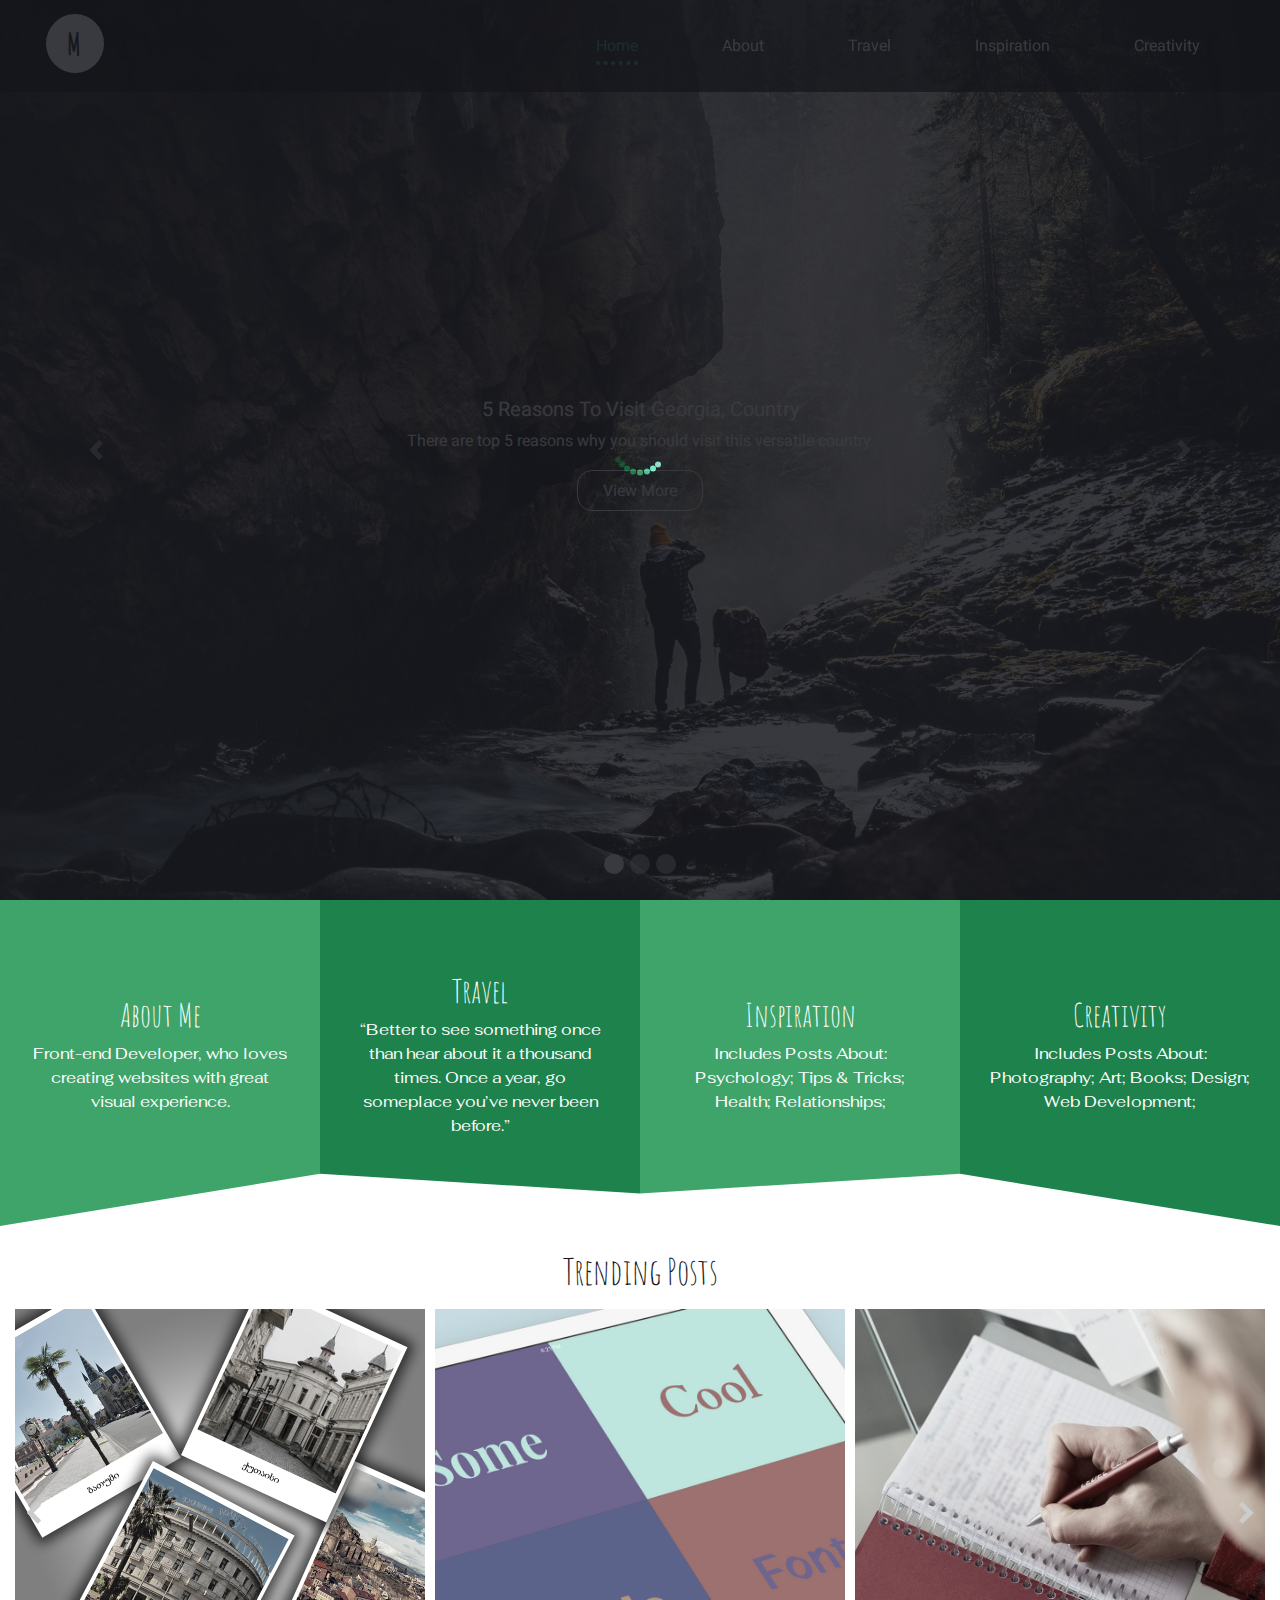
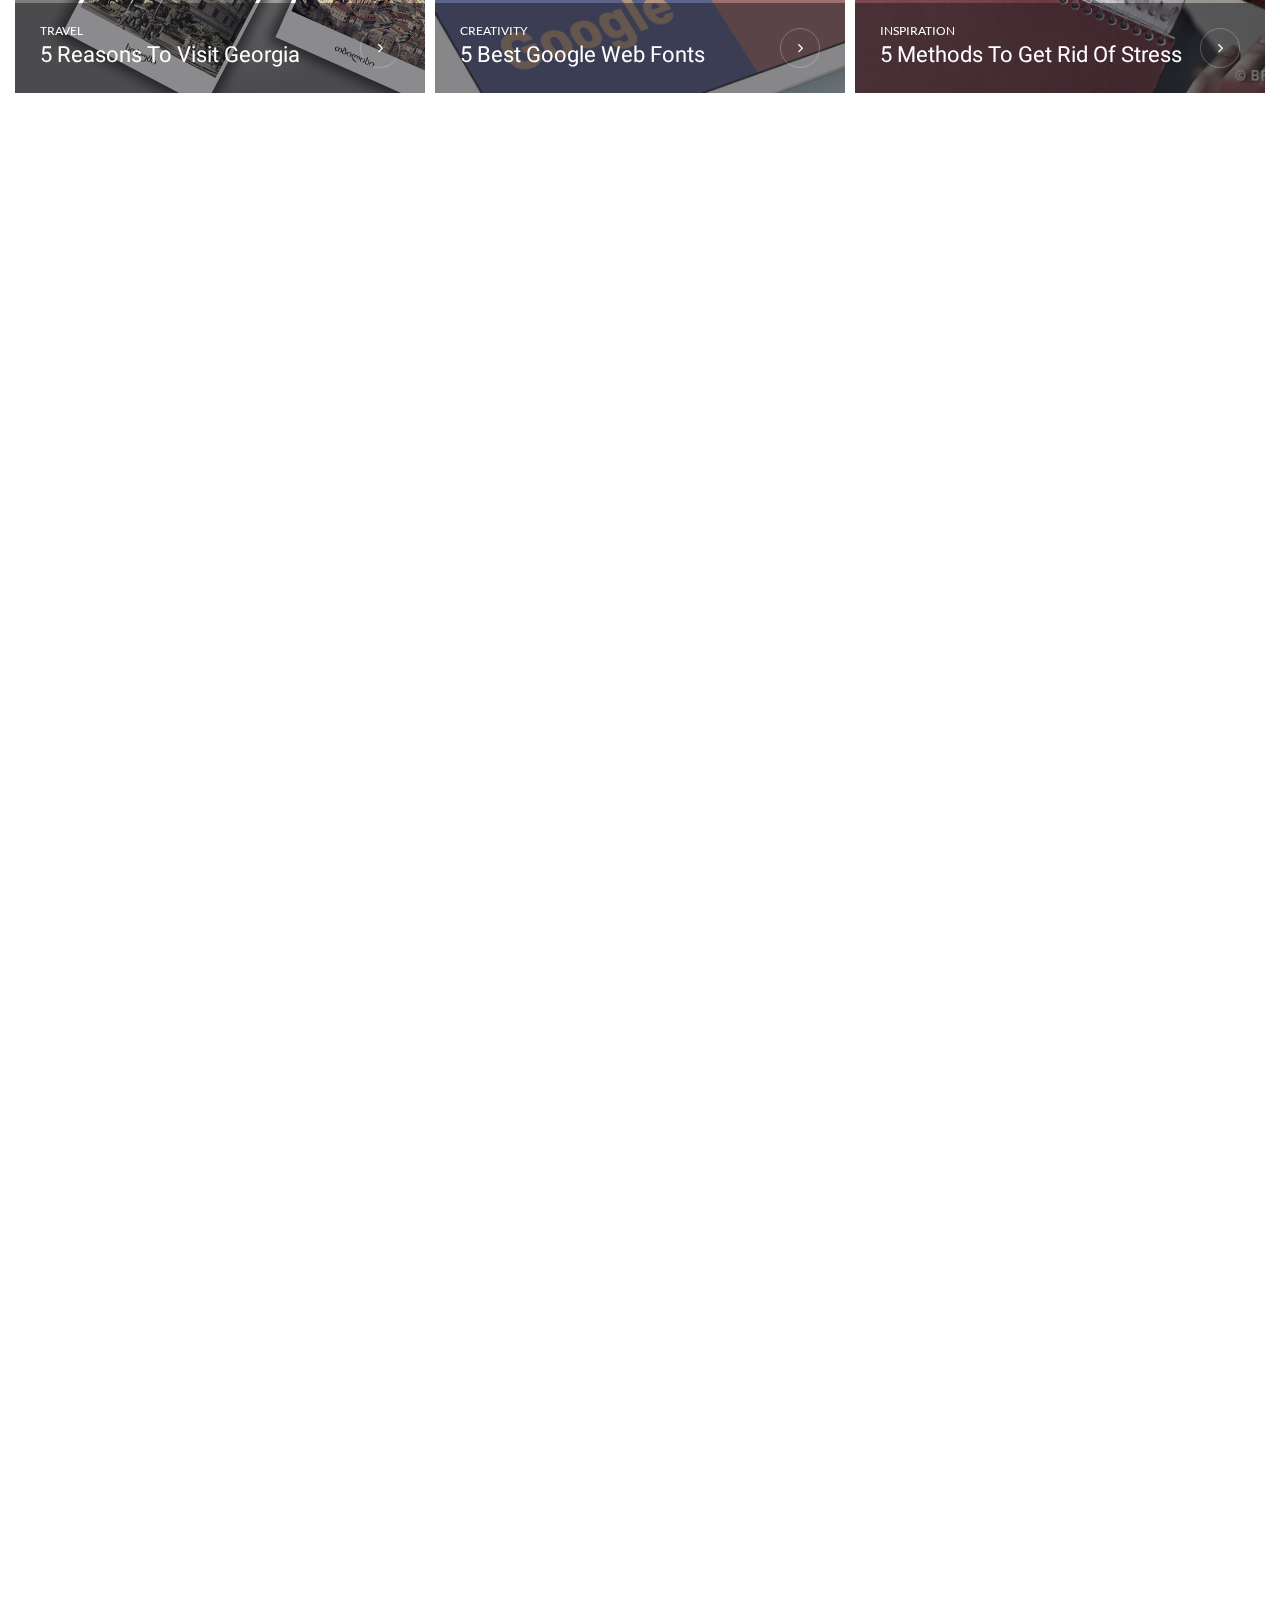
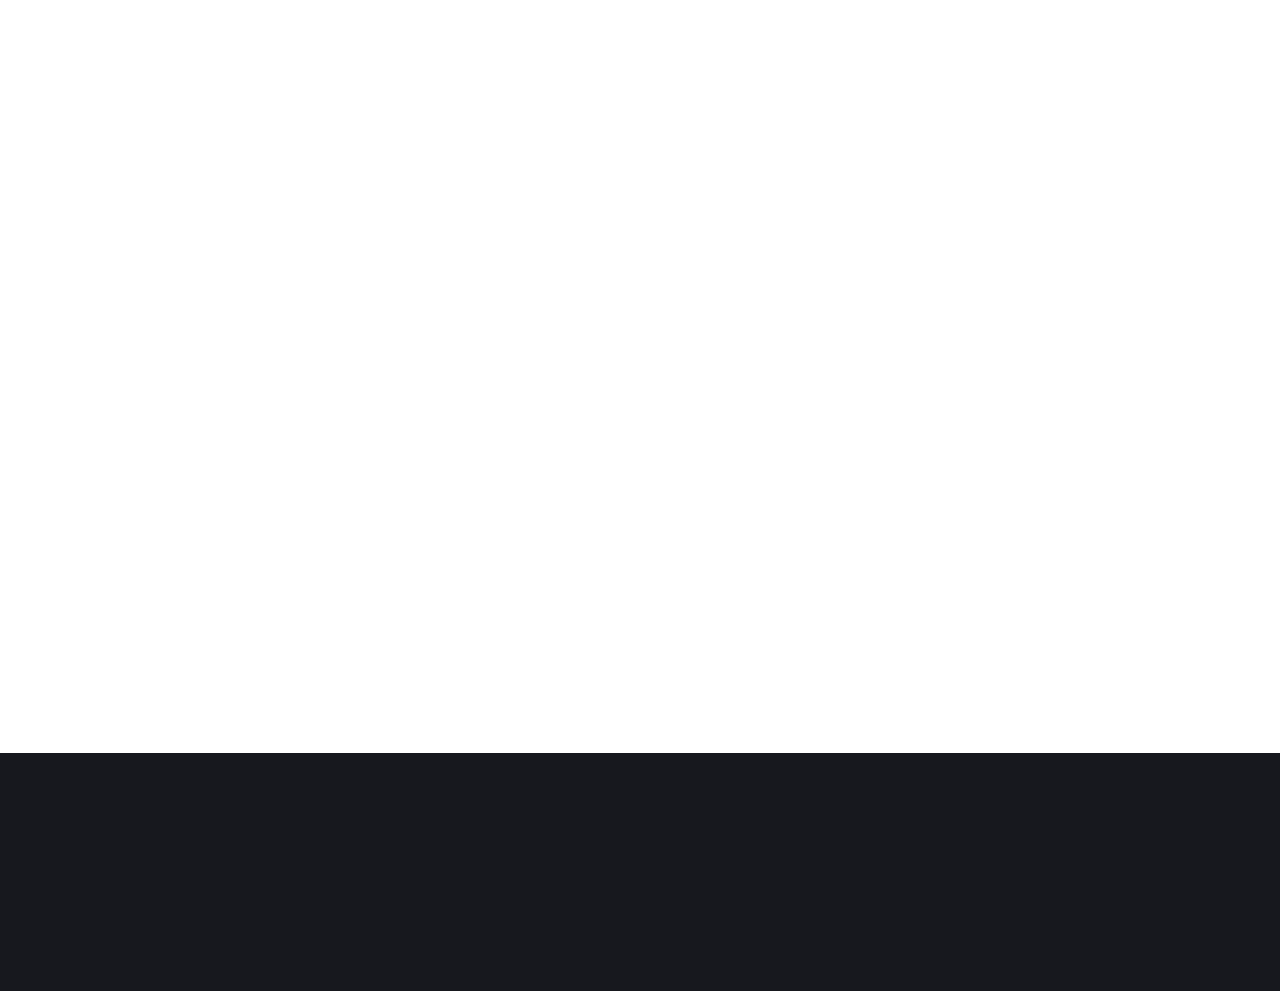
<file: index.html>
<!DOCTYPE html>
<html lang="en">

<head>
  <meta charset="UTF-8">
  <meta name="viewport" content="width=device-width, initial-scale=1.0">
  <meta http-equiv="X-UA-Compatible" content="ie=edge">
  <title>Personal Blog</title>
  <link rel="icon" type="image/png" sizes="32x32" href="images/favicon-32x32.png">
  <link rel="stylesheet" type="text/css" href="css/reset.css">
  <link rel="stylesheet" type="text/css" href="css/bootstrap.min.css">
  <link rel="stylesheet" href="https://maxcdn.bootstrapcdn.com/font-awesome/4.7.0/css/font-awesome.min.css">
  <link rel="stylesheet" type="text/css" href="css/owl.carousel.min.css">
  <link rel="stylesheet" type="text/css" href="css/owl.theme.default.min.css">
  <link rel="stylesheet" type="text/css" href="css/animate.css">
  <link rel="stylesheet" type="text/css" href="css/fonts.css">
  <link rel="stylesheet" type="text/css" href="css/main.css">
</head>

<body>

  <div class="preloader">
    <div class="preloader-spinner">
      <div class="preloader_spinner-item">
        <div class="preloader_spinner-inner-item"></div>
        <div class="preloader_spinner-inner-item"></div>
        <div class="preloader_spinner-inner-item"></div>
        <div class="preloader_spinner-inner-item"></div>
        <div class="preloader_spinner-inner-item"></div>
        <div class="preloader_spinner-inner-item"></div>
        <div class="preloader_spinner-inner-item"></div>
        <div class="preloader_spinner-inner-item"></div>
      </div>
    </div>
  </div>

  <header class="header">
    <nav class="main-navigation">
      <div class="menu-icon">
        <i class="fa fa-bars fa-2x mobile-menu-opener"></i>
      </div>
      <h1 class="web_logo">
        <a href="index.html" class="web_logo-link">M</a>
      </h1>
      <ul class="main_menu" id="main_menu">
        <li class="main_menu-item"><a href="index.html" class="main_menu-item--link main_menu-item--active">Home</a>
        </li>
        <li class="main_menu-item"><a href="about.html" class="main_menu-item--link">about</a></li>
        <li class="main_menu-item"><a href="travel.html" class="main_menu-item--link">Travel</a></li>
        <li class="main_menu-item"><a href="inspiration.html" class="main_menu-item--link">Inspiration</a></li>
        <li class="main_menu-item"><a href="creativity.html" class="main_menu-item--link">Creativity</a></li>
      </ul>
    </nav>
  </header>
  <main>
    <div id="carouselExampleIndicators" class="carousel slide main-slider" data-ride="carousel">
      <ol class="carousel-indicators">
        <li data-target="#carouselExampleIndicators" data-slide-to="0" class="active carousel-indicators-item"></li>
        <li data-target="#carouselExampleIndicators" data-slide-to="1" class="carousel-indicators-item"></li>
        <li data-target="#carouselExampleIndicators" data-slide-to="2" class="carousel-indicators-item"></li>
      </ol>
      <div class="carousel-inner">
        <div class="carousel-item active main_slider-item">
          <img class="d-block w-100 main_slider-image" src="images/2.jpg" alt="First slide">
          <div class="carousel-caption main_slider-caption">
            <h5 class="main_slider-title">5 Reasons To Visit Georgia, Country</h5>
            <p class="main-slider-description">There are top 5 reasons why you should visit this versatile country.
            </p>
            <div class="main-slider-button">
              <a href="innerPageGeorgia.html" class="main_slider-link">View More</a>
            </div>
          </div>
        </div>
        <div class="carousel-item main_slider-item">
          <img class="d-block w-100 main_slider-image" src="images/1.jpg" alt="Second slide">
          <div class="carousel-caption main_slider-caption">
            <h5 class="main_slider-title">First slide label</h5>
            <p class="main-slider-description">Nulla vitae elit libero, a pharetra augue mollis interdum.
            </p>
            <div class="main-slider-button">
              <a href="#" class="main_slider-link">View More</a>
            </div>
          </div>
        </div>
        <div class="carousel-item main_slider-item">
          <img class="d-block w-100 main_slider-image" src="images/4.jpg" alt="Third slide">
          <div class="carousel-caption main_slider-caption">
            <h5 class="main_slider-title">Tangerines</h5>
            <p class="main-slider-description">The Tangerine Is A Delicious Little Fruit That Has Come A Long Way
            </p>
            <div class="main-slider-button">
              <a href="InnerPageTangarines.html" class="main_slider-link">View More</a>
            </div>

          </div>
        </div>
      </div>
      <a class="carousel-control-prev" href="#carouselExampleIndicators" role="button" data-slide="prev">
        <span class="carousel-control-prev-icon" aria-hidden="true"></span>
        <span class="sr-only">Previous</span>
      </a>
      <a class="carousel-control-next" href="#carouselExampleIndicators" role="button" data-slide="next">
        <span class="carousel-control-next-icon" aria-hidden="true"></span>
        <span class="sr-only">Next</span>
      </a>
    </div>
    <div class="container-fluid">
      <div class="row info_blocks">
        <div class="col-12 col-md-6 col-lg-3 info_polygon-shape info_polygon-shape--One">
          <div class="container text-center info_polygon-shape-text">
            <h2 class="info_polygon-shape-title">About Me</h2>
            <p>Front-end Developer, who loves creating websites with great visual experience.</p>
          </div>
        </div>
        <div class="col-12 col-md-6 col-lg-3 info_polygon-shape info_polygon-shape--Two">
          <div class="container  text-center info_polygon-shape-text">
            <h2 class="info_polygon-shape-title">Travel</h2>
            <p>“Better to see something once than hear about it a thousand times. Once a year, go someplace you’ve never
              been before.”</p>
          </div>
        </div>
        <div class="col-12 col-md-6 col-lg-3 info_polygon-shape info_polygon-shape--Three">
          <div class="container  text-center info_polygon-shape-text">
            <h2 class="info_polygon-shape-title">Inspiration</h2>
            <p class="text-capitalize">Includes posts about: psychology; tips & tricks; health; relationships;</p>
          </div>
        </div>
        <div class="col-12 col-md-6 col-lg-3 info_polygon-shape info_polygon-shape--Four">
          <div class="container text-center info_polygon-shape-text">
            <h2 class="info_polygon-shape-title">Creativity</h2>
            <p class="text-capitalize">Includes posts about: photography; art; books; design; web development; </p>
          </div>
        </div>
      </div>
    </div>

    <section class="container-fluid mb-5 pt-3">
      <h2 class="text-capitalize pt-2 pb-2 text-center section-title">trending posts</h2>
      <div class="owl-carousel">
        <div class="posts__slider-item-content">
          <a href="innerPageGeorgia.html">
            <img src="images/georgia.png" alt="" class="posts__slider-img">
          </a>
          <div class="posts-slider-item-more">
            <a href="travel.html" class="categories-link text-uppercase">travel</a>
            <h3 class="posts-slider-item-title text-capitalize">5 Reasons To Visit Georgia</h3>
            <a href="innerPageGeorgia.html" class="more_right-arrow-icon"></a>
          </div>
        </div>

        <div class="posts__slider-item-content">
          <a href="innerPageFonts.html">
            <img src="images/google-fonts-cover.jpg" alt="" class="posts__slider-img">
          </a>
          <div class="posts-slider-item-more">
            <a href="creativity.html" class="categories-link text-uppercase">creativity</a>
            <h3 class="posts-slider-item-title text-capitalize">5 Best Google Web Fonts
            </h3>
            <a href="innerPageFonts.html" class="more_right-arrow-icon"></a>
          </div>
        </div>
        <div class="posts__slider-item-content">
          <a href="innerPageStress.html">
            <img src="images/writedown.jpg" alt="" class="posts__slider-img">
          </a>
          <div class="posts-slider-item-more">
            <a href="inspiration.html" class="categories-link text-uppercase">inspiration</a>
            <h3 class="posts-slider-item-title text-capitalize">5 Methods to Get Rid of
              Stress</h3>
            <a href="innerPageStress.html" class="more_right-arrow-icon"></a>
          </div>
        </div>
        <div class="posts__slider-item-content">
          <a href="innerPage.html">
            <img src="images/beach5.jpg" alt="" class="posts__slider-img">
          </a>
          <div class="posts-slider-item-more">
            <a href="travel.html" class="categories-link text-uppercase">travel</a>
            <h3 class="posts-slider-item-title text-capitalize">Unique Beaches</h3>
            <a href="innerPage.html" class="more_right-arrow-icon"></a>
          </div>
        </div>

        <div class="posts__slider-item-content">
          <a href="InnerPageTangarines.html">
            <img src="images/4.jpg" alt="" class="posts__slider-img">
          </a>
          <div class="posts-slider-item-more">
            <a href="inspiration.html" class="categories-link text-uppercase">inspiration</a>
            <h3 class="posts-slider-item-title text-capitalize">Tangarines
            </h3>
            <a href="InnerPageTangarines.html" class="more_right-arrow-icon"></a>
          </div>
        </div>
        <div class="posts__slider-item-content">
          <a href="innerPageStress.html">
            <img src="images/writedown.jpg" alt="" class="posts__slider-img">
          </a>
          <div class="posts-slider-item-more">
            <a href="inspiration.html" class="categories-link text-uppercase">inspiration</a>
            <h3 class="posts-slider-item-title text-capitalize">5 Methods to Get Rid of
              Stress</h3>
            <a href="innerPageStress.html" class="more_right-arrow-icon"></a>
          </div>
        </div>

        <div class="posts__slider-item-content">
          <a href="#">
            <img src="images/1.jpg" alt="" class="posts__slider-img">
          </a>
          <div class="posts-slider-item-more">
            <a href="travel.html" class="categories-link text-uppercase">travel</a>
            <h3 class="posts-slider-item-title text-capitalize">Weekend trip</h3>
            <a href="#" class="more_right-arrow-icon"></a>
          </div>
        </div>

        <div class="posts__slider-item-content">
          <a href="InnerPageTangarines.html">
            <img src="images/4.jpg" alt="" class="posts__slider-img">
          </a>
          <div class="posts-slider-item-more">
            <a href="inspiration.html" class="categories-link text-uppercase">inspiration</a>
            <h3 class="posts-slider-item-title text-capitalize">Tangarines
            </h3>
            <a href="InnerPageTangarines.html" class="more_right-arrow-icon"></a>
          </div>
        </div>
        <div class="posts__slider-item-content">
          <a href="innerPageStress.html">
            <img src="images/writedown.jpg" alt="" class="posts__slider-img">
          </a>
          <div class="posts-slider-item-more">
            <a href="inspiration.html" class="categories-link text-uppercase">inspiration</a>
            <h3 class="posts-slider-item-title text-capitalize">5 Methods to Get Rid of
              Stress</h3>
            <a href="innerPageStress.html" class="more_right-arrow-icon"></a>
          </div>
        </div>
      </div>
    </section>

    <section class="blog__posts pt-3">
      <div class="container">
        <h2 class="text-capitalize pt-2 pb-2 text-center section-title">latest news</h2>
        <div class="card-columns">
          <div class="card">
            <div class="card-img">
              <img class="card-img-top" src="images/2.jpg" alt="Card image cap">
            </div>
            <div class="card-body">
              <h5 class="card-title">Card title that wraps to a new line</h5>
              <p class="card-text">This is a longer card with supporting text below as a natural lead-in
                to additional content. This content is a little bit longer.</p>
              <p class="card-text">
                <small class="text-muted">March 15, 2019</small>
              </p>
              <a href="#" class="read_more">read more</a>
            </div>
          </div>
          <div class="card">
            <div class="card-img">
              <img class="card-img-top" src="images/beach5.jpg" alt="Card image cap">
            </div>
            <div class="card-body">
              <h5 class="card-title">Unique Beaches</h5>
              <p class="card-text">There is a list of some unique beaches that should be on everyone’s bucket list.</p>
              <p class="card-text">
                <small class="text-muted">March 15, 2019</small>
              </p>
              <a href="innerPage.html" class="read_more">read more</a>
            </div>
          </div>
          <div class="card">
            <div class="card-img">
              <img class="card-img-top" src="images/1.jpg" alt="Card image cap">
            </div>
            <div class="card-body">
              <h5 class="card-title">Card title</h5>
              <p class="card-text">This card has supporting text below as a natural lead-in to additional
                content.</p>
              <p class="card-text">
                <small class="text-muted">March 15, 2019</small>
              </p>
              <a href="#" class="read_more">read more</a>
            </div>
          </div>
          <div class="card">
            <div class="card-img">
              <img class="card-img-top" src="images/georgia.png" alt="Card image cap">
            </div>
            <div class="card-body">
              <h5 class="card-title">5 Reasons To Visit Georgia, Country</h5>
              <p class="card-text">There are top 5 reasons why you should visit this versatile country.</p>
              <p class="card-text">
                <small class="text-muted">April 22, 2019</small>
              </p>
              <a href="innerPageGeorgia.html" class="read_more">read more</a>
            </div>
          </div>
          <div class="card">
            <div class="card-img">
              <img class="card-img-top" src="images/writedown.jpg" alt="Card image cap">
            </div>
            <div class="card-body">
              <h5 class="card-title">5 Methods to Get Rid of Stress</h5>
              <p class="card-text">List of methods that Psychologists use to get rid of stress.</p>
              <p class="card-text">
                <small class="text-muted">April 24, 2019</small>
              </p>
              <a href="innerPageStress.html" class="read_more">read more</a>
            </div>
          </div>
          <div class="card">
            <div class="card-img">
              <img class="card-img-top" src="images/google-fonts-cover.jpg" alt="Card image cap">
            </div>
            <div class="card-body">
              <h5 class="card-title">5 Best Google Web Fonts</h5>
              <p class="card-text">There is a list of some recommended google fonts and how to use them.</p>
              <p class="card-text">
                <small class="text-muted">April 24, 2019</small>
              </p>
              <a href="innerPageFonts.html" class="read_more">read more</a>
            </div>
          </div>
          <div class="card">
            <div class="card-img">
              <img class="card-img-top" src="images/1.jpg" alt="Card image cap">
            </div>
            <div class="card-body">
              <h5 class="card-title">Card title</h5>
              <p class="card-text">This card has supporting text below as a natural lead-in to additional
                content.</p>
              <p class="card-text">
                <small class="text-muted">March 15, 2019</small>
              </p>
              <a href="#" class="read_more">read more</a>
            </div>
          </div>
          <div class="card">
            <div class="card-img">
              <img class="card-img-top" src="images/4.jpg" alt="Card image cap">
            </div>
            <div class="card-body">
              <h5 class="card-title">Tangarines</h5>
              <p class="card-text">The Tangerine Is A Delicious Little Fruit That Has Come A Long Way.</p>
              <p class="card-text">
                <small class="text-muted">April 24, 2019</small>
              </p>
              <a href="InnerPageTangarines.html" class="read_more">read more</a>
            </div>
          </div>
          <div class="card">
            <div class="card-img">
              <img class="card-img-top" src="images/2.jpg" alt="Card image cap">
            </div>
            <div class="card-body">
              <h5 class="card-title">Card title</h5>
              <p class="card-text">This card has supporting text below as a natural lead-in to additional
                content.</p>
              <p class="card-text">
                <small class="text-muted">March 15, 2019</small>
              </p>
              <a href="#" class="read_more">read more</a>
            </div>
          </div>
        </div>
        <div class="load_more-btn text-center mt-5 mb-5">
          <button class="load_more-link text-uppercase" id="loadMore">load more</button>
        </div>
      </div>
    </section>
  </main>
  <footer class="page_footer">
    <div class="container">
      <div class="row">
        <div class="col-12 text-center">
          <ul class="social-icons">
            <li class="list-inline-item wow rotateInDownLeft"><a href="mailto:megi.akhalkatsi@gmail.com"
                class="social_icon-link fa fa-google"></a></li>
            <li class="list-inline-item wow rotateInDownLeft"><a href="https://www.facebook.com/megi.akhalkatsi"
                class="social_icon-link fa fa-facebook" target="_blank"></a>
            </li>
            <li class="list-inline-item wow rotateInDownLeft"><a href="https://twitter.com/AkhalkatsiMegi"
                class="social_icon-link fa fa-twitter" target="_blank"></a>
            </li>
            <li class="list-inline-item wow rotateInDownLeft"><a href="https://www.instagram.com/megiakhalkatsi/"
                class="social_icon-link fa fa-instagram" target="_blank"></a>
            </li>
            <li class="list-inline-item wow rotateInDownLeft"><a href="https://github.com/megiakhalkatsi"
                class="social_icon-link fa fa-github" target="_blank"></a>
            </li>
          </ul>
        </div>
      </div>
      <div class="row">
        <div class="col-12 text-center pt-3 pb-3">
          <!-- <div>Copyrights &copy 2019. Personal Blog Template by Megi Akhalkatsi</div> -->
          <div class="wow slideInUp">&copy 2019 - Designed and Developed by Megi Akhalkatsi</div>
        </div>
      </div>
      <div class="row">
        <div class="col-12 text-center pt-3 pb-3 wow slideInUp">
          <a href="#" class="text-capitalize scrollToTop">back to top<span
              class="fa fa-arrow-up scrollToTopButton"></span></a>
        </div>
      </div>
    </div>
  </footer>

  <script src="js/jquery-3.3.1.min.js"></script>
  <script src="js/bootstrap.bundle.min.js"></script>
  <script src="js/owl.carousel.min.js"></script>
  <script src="js/parallax.min.js"></script>
  <script src="js/wow.min.js"></script>
  <script src="js/script.js"></script>

</body>

</html>
</file>
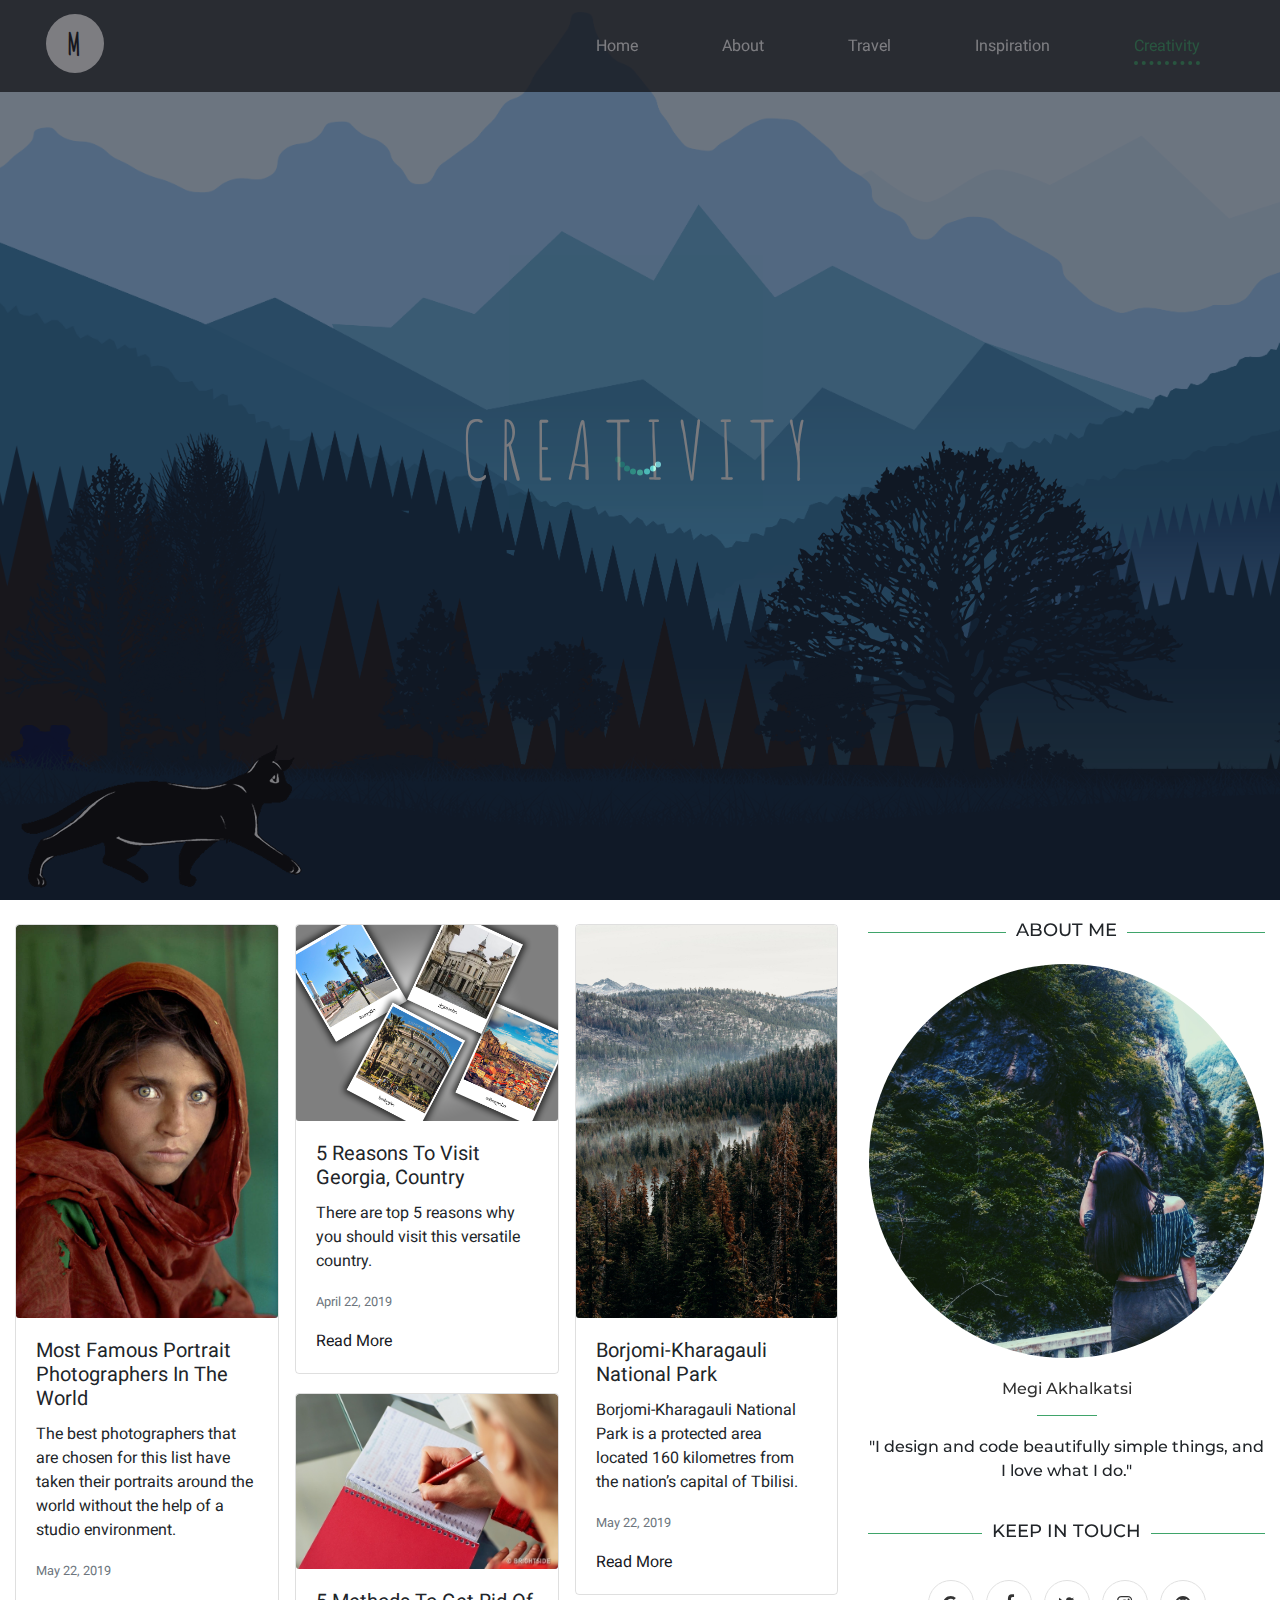
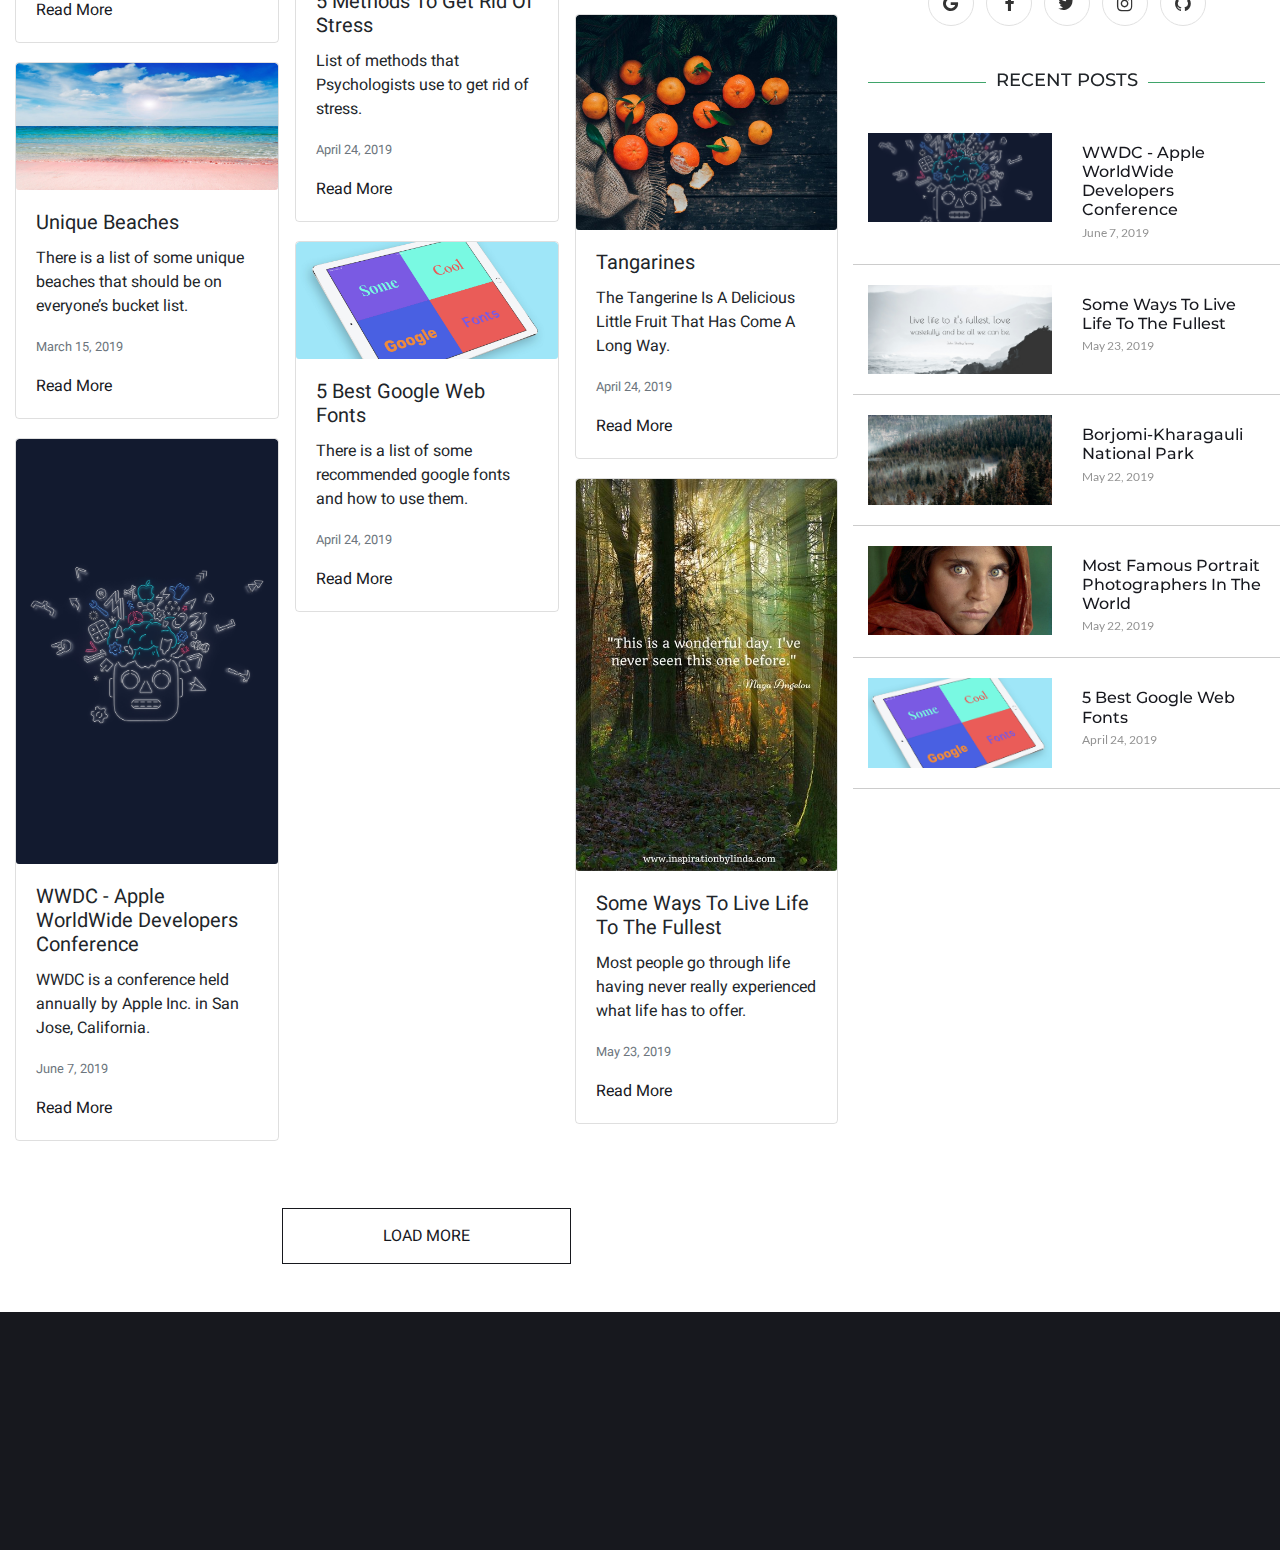
<file: creativity.html>
<!DOCTYPE html>
<html lang="en">

<head>
  <meta charset="UTF-8">
  <meta name="viewport" content="width=device-width, initial-scale=1.0">
  <meta http-equiv="X-UA-Compatible" content="ie=edge">
  <title>Personal Blog</title>
  <link rel="icon" type="image/png" sizes="32x32" href="images/favicon-32x32.png">
  <link rel="stylesheet" type="text/css" href="css/reset.css">
  <link rel="stylesheet" type="text/css" href="css/bootstrap.min.css">
  <link rel="stylesheet" href="https://maxcdn.bootstrapcdn.com/font-awesome/4.7.0/css/font-awesome.min.css">
  <link rel="stylesheet" type="text/css" href="css/owl.carousel.min.css">
  <link rel="stylesheet" type="text/css" href="css/owl.theme.default.min.css">
  <link rel="stylesheet" type="text/css" href="css/animate.css">
  <link rel="stylesheet" type="text/css" href="css/fonts.css">
  <link rel="stylesheet" type="text/css" href="css/main.css">
</head>

<body>

  <div class="preloader">
    <div class="preloader-spinner">
      <div class="preloader_spinner-item">
        <div class="preloader_spinner-inner-item"></div>
        <div class="preloader_spinner-inner-item"></div>
        <div class="preloader_spinner-inner-item"></div>
        <div class="preloader_spinner-inner-item"></div>
        <div class="preloader_spinner-inner-item"></div>
        <div class="preloader_spinner-inner-item"></div>
        <div class="preloader_spinner-inner-item"></div>
        <div class="preloader_spinner-inner-item"></div>
      </div>
    </div>
  </div>

  <header class="header">
    <nav class="main-navigation">
      <div class="menu-icon">
        <i class="fa fa-bars fa-2x mobile-menu-opener"></i>
      </div>
      <h1 class="web_logo">
        <a href="index.html" class="web_logo-link">M</a>
      </h1>
      <ul class="main_menu" id="main_menu">
        <li class="main_menu-item"><a href="index.html" class="main_menu-item--link">Home</a></li>
        <li class="main_menu-item"><a href="about.html" class="main_menu-item--link">about</a></li>
        <li class="main_menu-item"><a href="travel.html" class="main_menu-item--link">Travel</a></li>
        <li class="main_menu-item"><a href="inspiration.html" class="main_menu-item--link">Inspiration</a></li>
        <li class="main_menu-item"><a href="creativity.html"
            class="main_menu-item--link main_menu-item--active">Creativity</a></li>
      </ul>
    </nav>
  </header>

  <main>
    <div class="parallax-animation">
      <div class="parallax-layer parallax-animation-layer-6"></div>
      <div class="parallax-layer parallax-animation-layer-5"></div>
      <div class="parallax-layer parallax-animation-layer-4"></div>
      <div class="parallax-layer bike-1"></div>
      <div class="parallax-layer bike-2"></div>
      <div class="parallax-layer bike-3"></div>
      <div class="parallax-layer bike-4"></div>
      <div class="parallax-layer cat"></div>
      <!-- <div class="parallax-layer ostrich"></div> -->
      <div class="parallax-layer parallax-animation-layer-3"></div>
      <div class="parallax-layer parallax-animation-layer-2"></div>
      <div class="parallax-layer parallax-layer-title parallax-text">Creativity</div>
    </div>

    <section class="container-fluid">
      <div class="row">
        <section class="col-12 col-md-8">
          <div class="mt-4">
            <div class="card-columns cards_wrapper">
              <div class="card">
                <div class="card-img">
                  <img class="card-img-top" src="images/ph1.jpg" alt="Card image cap">
                </div>
                <div class="card-body">
                  <h5 class="card-title">Most Famous Portrait Photographers In The World</h5>
                  <p class="card-text">The best photographers that are chosen for this list have taken their portraits
                    around
                    the world without the help of a studio environment.</p>
                  <p class="card-text">
                    <small class="text-muted">May 22, 2019</small>
                  </p>
                  <a href="innerPagePhotographers.html" class="read_more">read more</a>
                </div>
              </div>
              <div class="card">
                <div class="card-img">
                  <img class="card-img-top" src="images/beach5.jpg" alt="Card image cap">
                </div>
                <div class="card-body">
                  <h5 class="card-title">Unique Beaches</h5>
                  <p class="card-text">There is a list of some unique beaches that should be on everyone’s bucket list.
                  </p>
                  <p class="card-text">
                    <small class="text-muted">March 15, 2019</small>
                  </p>
                  <a href="innerPage.html" class="read_more">read more</a>
                </div>
              </div>
              <div class="card">
                <div class="card-img">
                  <img class="card-img-top" src="images/wwdc19-robot.png" alt="Card image cap">
                </div>
                <div class="card-body">
                  <h5 class="card-title">WWDC - Apple WorldWide Developers Conference</h5>
                  <p class="card-text">WWDC is a conference held annually by Apple Inc. in San
                    Jose, California. </p>
                  <p class="card-text">
                    <small class="text-muted">June 7, 2019</small>
                  </p>
                  <a href="innerPageWWDC.html" class="read_more">read more</a>
                </div>
              </div>
              <div class="card">
                <div class="card-img">
                  <img class="card-img-top" src="images/georgia.png" alt="Card image cap">
                </div>
                <div class="card-body">
                  <h5 class="card-title">5 Reasons To Visit Georgia, Country</h5>
                  <p class="card-text">There are top 5 reasons why you should visit this versatile country.</p>
                  <p class="card-text">
                    <small class="text-muted">April 22, 2019</small>
                  </p>
                  <a href="innerPageGeorgia.html" class="read_more">read more</a>
                </div>
              </div>
              <div class="card">
                <div class="card-img">
                  <img class="card-img-top" src="images/writedown.jpg" alt="Card image cap">
                </div>
                <div class="card-body">
                  <h5 class="card-title">5 Methods to Get Rid of Stress</h5>
                  <p class="card-text">List of methods that Psychologists use to get rid of stress.</p>
                  <p class="card-text">
                    <small class="text-muted">April 24, 2019</small>
                  </p>
                  <a href="innerPageStress.html" class="read_more">read more</a>
                </div>
              </div>
              <div class="card">
                <div class="card-img">
                  <img class="card-img-top" src="images/google-fonts-cover.jpg" alt="Card image cap">
                </div>
                <div class="card-body">
                  <h5 class="card-title">5 Best Google Web Fonts</h5>
                  <p class="card-text">There is a list of some recommended google fonts and how to use them.</p>
                  <p class="card-text">
                    <small class="text-muted">April 24, 2019</small>
                  </p>
                  <a href="innerPageFonts.html" class="read_more">read more</a>
                </div>
              </div>
              <div class="card">
                <div class="card-img">
                  <img class="card-img-top" src="images/1.jpg" alt="Card image cap">
                </div>
                <div class="card-body">
                  <h5 class="card-title">Borjomi-Kharagauli National Park</h5>
                  <p class="card-text">Borjomi-Kharagauli National Park is a protected area located 160 kilometres from
                    the
                    nation’s capital of Tbilisi.</p>
                  <p class="card-text">
                    <small class="text-muted">May 22, 2019</small>
                  </p>
                  <a href="innerPageBorjomi.html" class="read_more">read more</a>
                </div>
              </div>
              <div class="card">
                <div class="card-img">
                  <img class="card-img-top" src="images/4.jpg" alt="Card image cap">
                </div>
                <div class="card-body">
                  <h5 class="card-title">Tangarines</h5>
                  <p class="card-text">The Tangerine Is A Delicious Little Fruit That Has Come A Long Way.</p>
                  <p class="card-text">
                    <small class="text-muted">April 24, 2019</small>
                  </p>
                  <a href="InnerPageTangarines.html" class="read_more">read more</a>
                </div>
              </div>
              <div class="card">
                <div class="card-img">
                  <img class="card-img-top" src="images/inspiration2.jpg" alt="Card image cap">
                </div>
                <div class="card-body">
                  <h5 class="card-title">some Ways To Live Life To The Fullest</h5>
                  <p class="card-text">Most people go through life having never really experienced what life has to
                    offer.
                  </p>
                  <p class="card-text">
                    <small class="text-muted">May 23, 2019</small>
                  </p>
                  <a href="innerPageInspiration.html" class="read_more">read more</a>
                </div>
              </div>
            </div>
          </div>
          <div class="hidden_items"></div>
          <div class="load_more-btn text-center mt-5 mb-5">
            <button class="load_more-link text-uppercase" id="loadMore">load more</button>
          </div>
        </section>
        <section class="col-12 col-md-4">
          <div class="sidebar sticky-top">
            <aside class="about_widget">
              <h4 class="widget-title">
                <span class="widget-title--inner">about me</span>
              </h4>
              <div class="about_widget_img-bg">
                <div class="photo-container">
                  <img src="images/WPLG0248.jpg" alt="" class="about_widget_img">
                </div>
              </div>
              <h4 class="widget-title--secondary">
                Megi Akhalkatsi
              </h4>
              <p class="text-center mb-5">"I design and code beautifully simple things, and I love what I do."</p>
              <h4 class="widget-title">
                <span class="widget-title--inner">keep in touch</span>
              </h4>
              <div class="row">
                <div class="col-12 text-center">
                  <ul class="social-icons mt-3 mb-4">
                    <li class="list-inline-item sidebar__social_icon"><a href="mailto:megi.akhalkatsi@gmail.com"
                        class="sidebar__social_icon-link fa fa-google"></a></li>
                    <li class="list-inline-item sidebar__social_icon"><a href="https://www.facebook.com/megi.akhalkatsi"
                        class="sidebar__social_icon-link fa fa-facebook" target="_blank"></a></li>
                    <li class="list-inline-item sidebar__social_icon"><a href="https://twitter.com/AkhalkatsiMegi"
                        class="sidebar__social_icon-link fa fa-twitter" target="_blank"></a></li>
                    <li class="list-inline-item sidebar__social_icon"><a
                        href="https://www.instagram.com/megiakhalkatsi/"
                        class="sidebar__social_icon-link fa fa-instagram" target="_blank"></a></li>
                    <li class="list-inline-item sidebar__social_icon"><a href="https://github.com/megiakhalkatsi"
                        class="sidebar__social_icon-link fa fa-github" target="_blank"></a></li>
                  </ul>
                </div>
              </div>
              <h4 class="widget-title">
                <span class="widget-title--inner">recent posts</span>
              </h4>
              <div class="row sidebar__post">
                <div class="col-6">
                  <a href="innerPageWWDC.html"><img src="images/wwdc19-robot.png" alt="" class="sidebar__post-img"></a>
                </div>
                <div class="col-6">
                  <h4 class="blog-post__related-item-title"><a href="innerPageWWDC.html" class="sidebar__post-link">
                      WWDC - Apple WorldWide Developers Conference</a></h4>
                  <span class="blog-post__info-link date text-left p-0">June 7, 2019</span>
                </div>
              </div>
              <div class="row sidebar__post">
                <div class="col-6">
                  <a href="innerPageInspiration.html"><img src="images/live.jpg" alt="" class="sidebar__post-img"></a>
                </div>
                <div class="col-6">
                  <h4 class="blog-post__related-item-title"><a href="innerPageInspiration.html"
                      class="sidebar__post-link">Some Ways To Live Life To The Fullest</a></h4>
                  <span class="blog-post__info-link date text-left p-0">May 23, 2019</span>
                </div>
              </div>
              <div class="row sidebar__post">
                <div class="col-6">
                  <a href="innerPageBorjomi.html"><img src="images/1.jpg" alt="" class="sidebar__post-img"></a>
                </div>
                <div class="col-6">
                  <h4 class="blog-post__related-item-title"><a href="innerPageBorjomi.html"
                      class="sidebar__post-link">Borjomi-Kharagauli National Park</a></h4>
                  <span class="blog-post__info-link date text-left p-0">May 22, 2019</span>
                </div>
              </div>
              <div class="row sidebar__post">
                <div class="col-6">
                  <a href="innerPagePhotographers.html"><img src="images/ph1.jpg" alt="" class="sidebar__post-img"></a>
                </div>
                <div class="col-6">
                  <h4 class="blog-post__related-item-title"><a href="innerPagePhotographers.html"
                      class="sidebar__post-link">Most Famous Portrait Photographers In The World</a></h4>
                  <span class="blog-post__info-link date text-left p-0">May 22, 2019</span>
                </div>
              </div>
              <div class="row sidebar__post">
                <div class="col-6">
                  <a href="innerPageFonts.html"><img src="images/google-fonts-cover.jpg" alt=""
                      class="sidebar__post-img"></a>
                </div>
                <div class="col-6">
                  <h4 class="blog-post__related-item-title"><a href="innerPageFonts.html" class="sidebar__post-link">5
                      Best Google Web Fonts</a></h4>
                  <span class="blog-post__info-link date text-left p-0">April 24, 2019</span>
                </div>
              </div>
            </aside>
          </div>
        </section>
      </div>
    </section>
  </main>

  <footer class="page_footer">
    <div class="container">
      <div class="row">
        <div class="col-12 text-center">
          <ul class="social-icons">
            <li class="list-inline-item wow rotateInDownLeft"><a href="mailto:megi.akhalkatsi@gmail.com"
                class="social_icon-link fa fa-google"></a></li>
            <li class="list-inline-item wow rotateInDownLeft"><a href="https://www.facebook.com/megi.akhalkatsi"
                class="social_icon-link fa fa-facebook" target="_blank"></a>
            </li>
            <li class="list-inline-item wow rotateInDownLeft"><a href="https://twitter.com/AkhalkatsiMegi"
                class="social_icon-link fa fa-twitter" target="_blank"></a>
            </li>
            <li class="list-inline-item wow rotateInDownLeft"><a href="https://www.instagram.com/megiakhalkatsi/"
                class="social_icon-link fa fa-instagram" target="_blank"></a>
            </li>
            <li class="list-inline-item wow rotateInDownLeft"><a href="https://github.com/megiakhalkatsi"
                class="social_icon-link fa fa-github" target="_blank"></a>
            </li>
          </ul>
        </div>
      </div>
      <div class="row">
        <div class="col-12 text-center pt-3 pb-3">
          <!-- <div>Copyrights &copy 2019. Personal Blog Template by Megi Akhalkatsi</div> -->
          <div class="wow slideInUp">&copy 2019 - Designed and Developed by Megi Akhalkatsi</div>
        </div>
      </div>
      <div class="row">
        <div class="col-12 text-center pt-3 pb-3 wow slideInUp">
          <a href="#" class="text-capitalize scrollToTop">back to top<span
              class="fa fa-arrow-up scrollToTopButton"></span></a>
        </div>
      </div>
    </div>
  </footer>


  <script src="js/jquery-3.3.1.min.js"></script>
  <script src="js/bootstrap.bundle.min.js"></script>
  <script src="js/owl.carousel.min.js"></script>
  <script src="js/parallax.min.js"></script>
  <script src="js/wow.min.js"></script>
  <script src="js/script.js"></script>

</body>

</html>
</file>
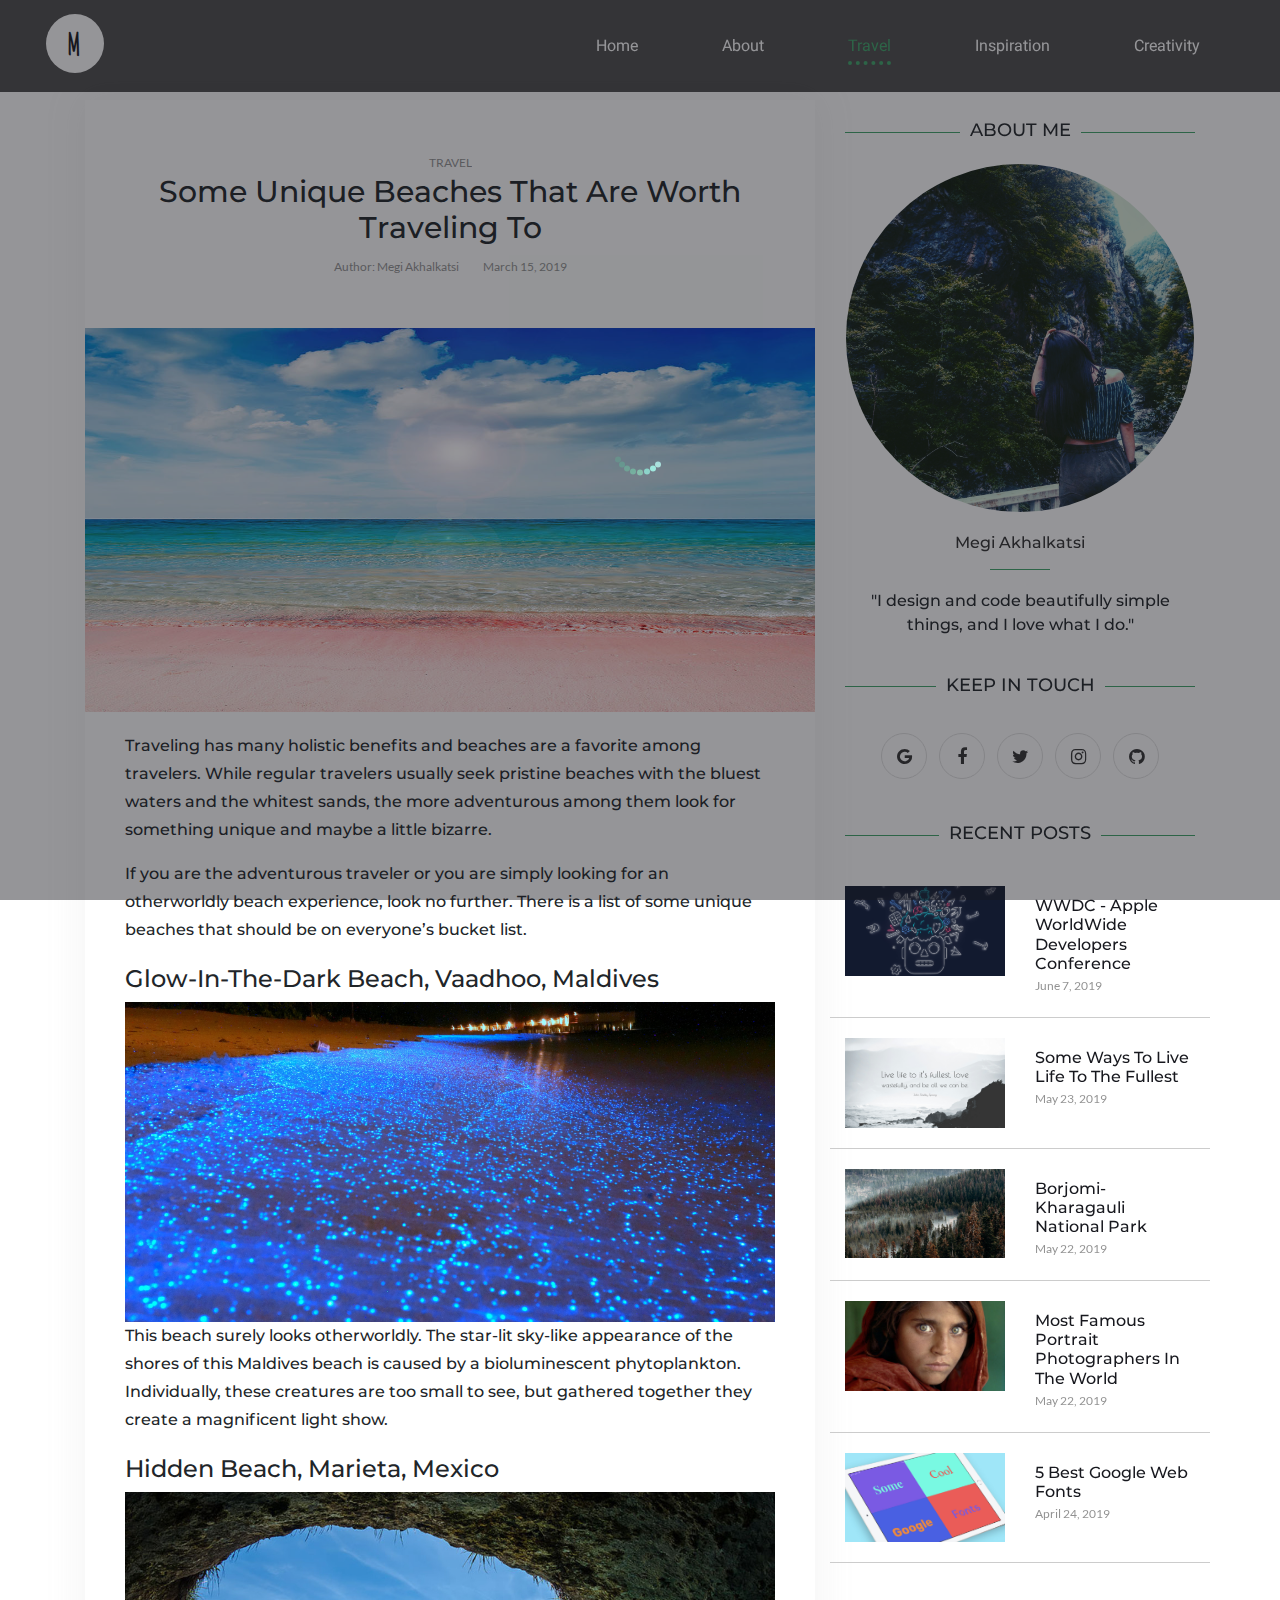
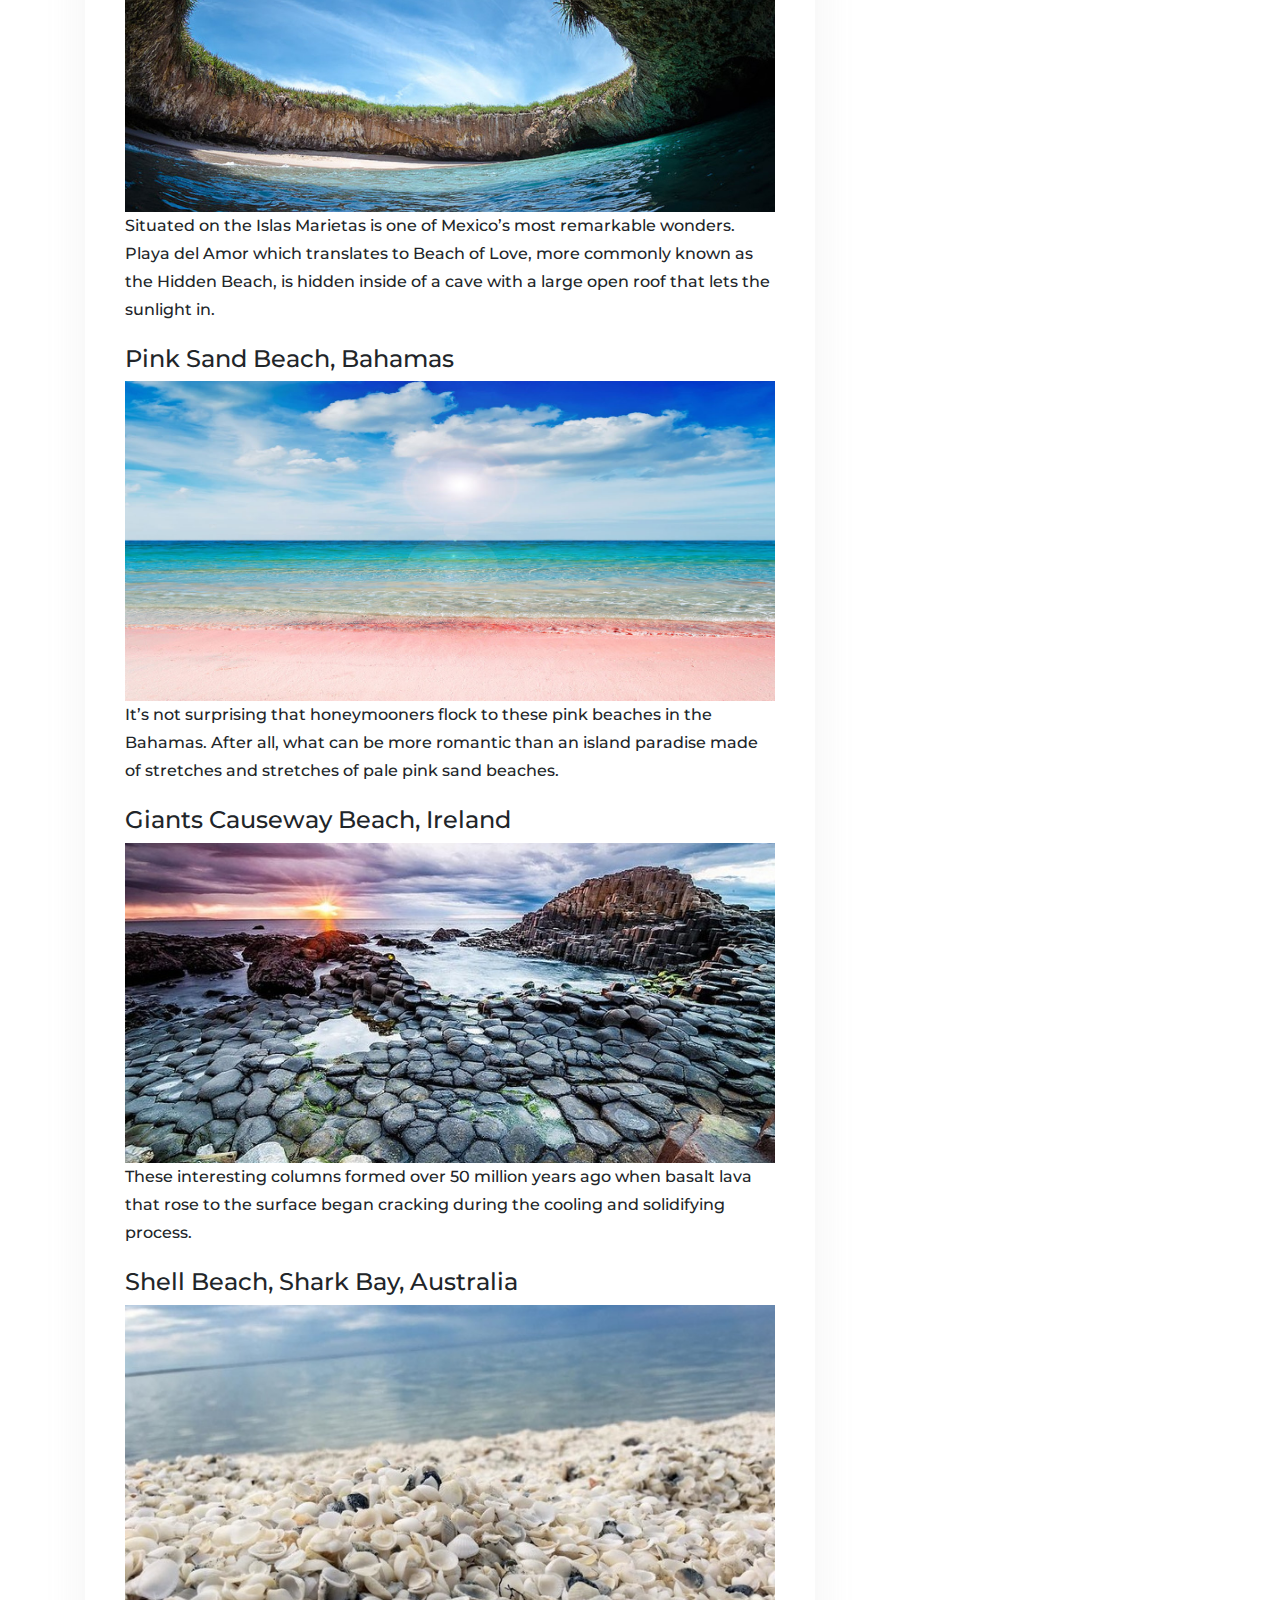
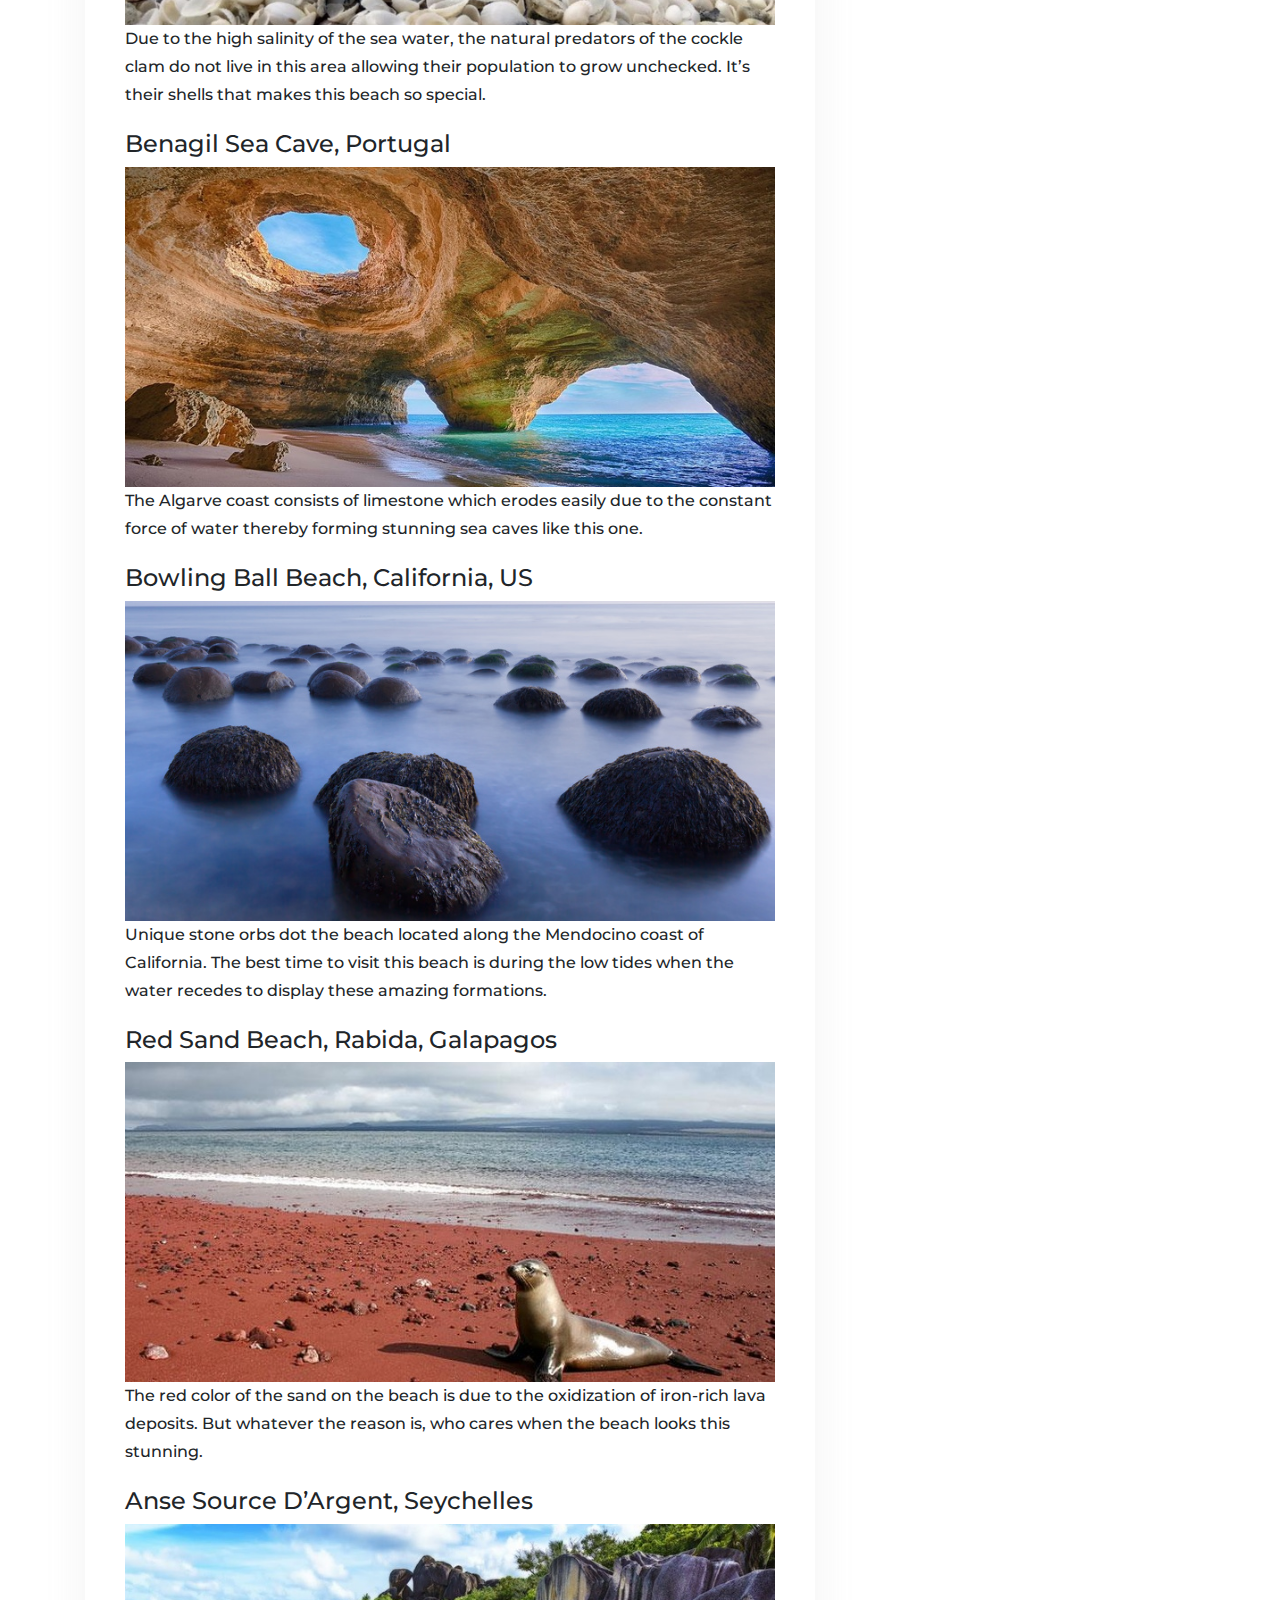
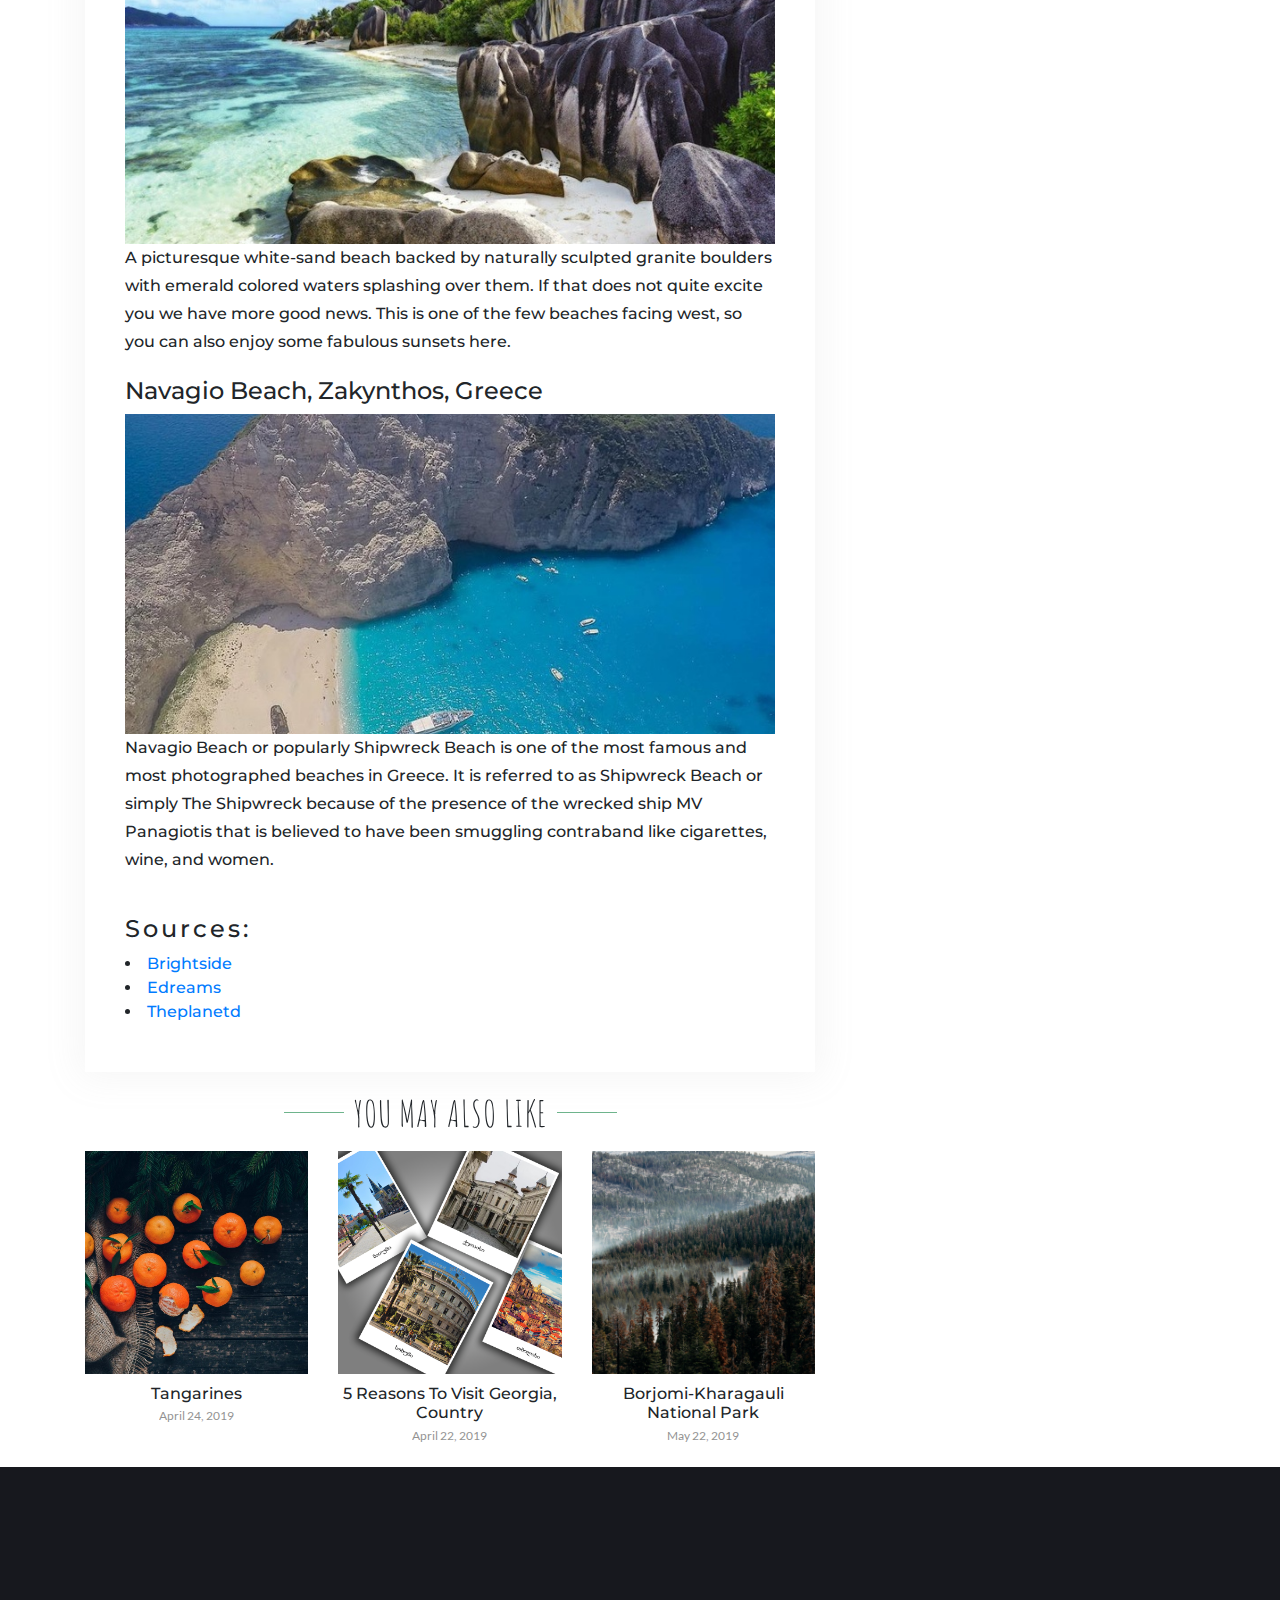
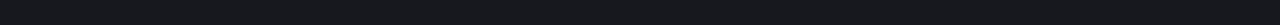
<file: innerPage.html>
<!DOCTYPE html>
<html lang="en">

<head>
  <meta charset="UTF-8">
  <meta name="viewport" content="width=device-width, initial-scale=1.0">
  <meta http-equiv="X-UA-Compatible" content="ie=edge">
  <title>Personal Blog</title>
  <link rel="icon" type="image/png" sizes="32x32" href="images/favicon-32x32.png">
  <link rel="stylesheet" type="text/css" href="css/reset.css">
  <link rel="stylesheet" type="text/css" href="css/bootstrap.min.css">
  <link rel="stylesheet" href="https://maxcdn.bootstrapcdn.com/font-awesome/4.7.0/css/font-awesome.min.css">
  <link rel="stylesheet" type="text/css" href="css/owl.carousel.min.css">
  <link rel="stylesheet" type="text/css" href="css/owl.theme.default.min.css">
  <link rel="stylesheet" type="text/css" href="css/animate.css">
  <link rel="stylesheet" type="text/css" href="css/fonts.css">
  <link rel="stylesheet" type="text/css" href="css/main.css">
</head>

<body>

  <div class="preloader">
    <div class="preloader-spinner">
      <div class="preloader_spinner-item">
        <div class="preloader_spinner-inner-item"></div>
        <div class="preloader_spinner-inner-item"></div>
        <div class="preloader_spinner-inner-item"></div>
        <div class="preloader_spinner-inner-item"></div>
        <div class="preloader_spinner-inner-item"></div>
        <div class="preloader_spinner-inner-item"></div>
        <div class="preloader_spinner-inner-item"></div>
        <div class="preloader_spinner-inner-item"></div>
      </div>
    </div>
  </div>

  <header class="header">
    <nav class="main-navigation">
      <div class="menu-icon">
        <i class="fa fa-bars fa-2x mobile-menu-opener"></i>
      </div>
      <h1 class="web_logo">
        <a href="index.html" class="web_logo-link">M</a>
      </h1>
      <ul class="main_menu" id="main_menu">
        <li class="main_menu-item"><a href="index.html" class="main_menu-item--link">Home</a></li>
        <li class="main_menu-item"><a href="about.html" class="main_menu-item--link">about</a></li>
        <li class="main_menu-item"><a href="travel.html" class="main_menu-item--link main_menu-item--active">Travel</a>
        </li>
        <li class="main_menu-item"><a href="inspiration.html" class="main_menu-item--link">Inspiration</a></li>
        <li class="main_menu-item"><a href="creativity.html" class="main_menu-item--link">Creativity</a></li>
      </ul>
    </nav>
  </header>

  <main>
    <div class="container">
      <div class="row">
        <div class="col-12 col-md-8">
          <div class="blogPost_innerPage">
            <article class="blog__post">
              <div class="blog-post-wrapper">
                <div class="blog-post__info text-center">
                  <div>
                    <a href="travel.html" class="categories-link text-uppercase blog-post__info-link">travel</a>
                  </div>
                  <h2 class="blog-post__title  wow flipInX">Some Unique Beaches That Are Worth Traveling To</h2>
                  <div>
                    <span class="blog-post__info-link author">Author: Megi Akhalkatsi</span>
                    <span class="blog-post__info-link date">March 15, 2019</span>
                  </div>
                </div>
              </div>
              <div class="blog-post__image" style="background-image:url(images/beach5.jpg);"></div>
              <div class="blog-post-wrapper">
                <div class="blog-post__content">
                  <p>
                    Traveling has many holistic benefits and beaches are a favorite among travelers.
                    While regular travelers usually seek pristine beaches with the bluest waters
                    and the whitest sands, the more adventurous among them look for something unique and maybe a little
                    bizarre.
                  </p>
                  <p>
                    If you are the adventurous traveler or you are simply looking for an otherworldly beach experience,
                    look
                    no further. There is a list of some unique beaches that should be on everyone’s bucket list.
                  </p>

                  <h3 class="blog-post__content-title text-left">Glow-In-The-Dark Beach, Vaadhoo, Maldives</h3>
                  <div class="blog-post__content-img">
                    <img src="images/beach1.jpg" alt="" class="blog-post__content-imagefull">
                  </div>

                  <p>
                    This beach surely looks otherworldly. The star-lit sky-like appearance of the shores of this
                    Maldives beach is caused by a bioluminescent phytoplankton. Individually, these creatures are too
                    small to see, but gathered together they create a magnificent light show.
                  </p>
                  <h3 class="blog-post__content-title text-left">Hidden Beach, Marieta, Mexico</h3>
                  <div class="blog-post__content-img">
                    <img src="images/beach4.jpg" alt="" class="blog-post__content-imagefull">
                  </div>
                  <p>
                    Situated on the Islas Marietas is one of Mexico’s most remarkable wonders. Playa del Amor which
                    translates to Beach of Love, more commonly known as the Hidden Beach, is hidden inside of a cave
                    with a large open roof that lets the sunlight in.
                  </p>
                  <h3 class="blog-post__content-title text-left">Pink Sand Beach, Bahamas</h3>
                  <div class="blog-post__content-img">
                    <img src="images/beach5.jpg" alt="" class="blog-post__content-imagefull">
                  </div>
                  <p>
                    It’s not surprising that honeymooners flock to these pink beaches in the Bahamas. After all, what
                    can be more romantic than an island paradise made of stretches and stretches of pale pink sand
                    beaches.
                  </p>
                  <h3 class="blog-post__content-title text-left">Giants Causeway Beach, Ireland</h3>
                  <div class="blog-post__content-img">
                    <img src="images/beach6.jpg" alt="" class="blog-post__content-imagefull">
                  </div>
                  <p>
                    These interesting columns formed over 50 million years ago when basalt lava that rose to the surface
                    began cracking during the cooling and solidifying process.
                  </p>
                  <h3 class="blog-post__content-title text-left">Shell Beach, Shark Bay, Australia</h3>
                  <div class="blog-post__content-img">
                    <img src="images/beach7.jpg" alt="" class="blog-post__content-imagefull">
                  </div>
                  <p>
                    Due to the high salinity of the sea water, the natural predators of the cockle clam do not live in
                    this area allowing their population to grow unchecked. It’s their shells that makes this beach so
                    special.
                  </p>
                  <h3 class="blog-post__content-title text-left">Benagil Sea Cave, Portugal</h3>
                  <div class="blog-post__content-img">
                    <img src="images/beach9.jpg" alt="" class="blog-post__content-imagefull">
                  </div>
                  <p>
                    The Algarve coast consists of limestone which erodes easily due to the constant force of water
                    thereby forming stunning sea caves like this one.
                  </p>
                  <h3 class="blog-post__content-title text-left">Bowling Ball Beach, California, US</h3>
                  <div class="blog-post__content-img">
                    <img src="images/beach11.jpg" alt="" class="blog-post__content-imagefull">
                  </div>
                  <p>
                    Unique stone orbs dot the beach located along the Mendocino coast of California. The best time to
                    visit this beach is during the low tides when the water recedes to display these amazing formations.
                  </p>
                  <h3 class="blog-post__content-title text-left">Red Sand Beach, Rabida, Galapagos</h3>
                  <div class="blog-post__content-img">
                    <img src="images/beach13.jpg" alt="" class="blog-post__content-imagefull">
                  </div>
                  <p>
                    The red color of the sand on the beach is due to the oxidization of iron-rich lava deposits. But
                    whatever the reason is, who cares when the beach looks this stunning.
                  </p>
                  <h3 class="blog-post__content-title text-left">Anse Source d’Argent, Seychelles</h3>
                  <div class="blog-post__content-img">
                    <img src="images/beach14.jpg" alt="" class="blog-post__content-imagefull">
                  </div>
                  <p>
                    A picturesque white-sand beach backed by naturally sculpted granite boulders with emerald colored
                    waters splashing over them. If that does not quite excite you we have more good news. This is one of
                    the few beaches facing west, so you can also enjoy some fabulous sunsets here.
                  </p>
                  <h3 class="blog-post__content-title text-left">Navagio Beach, Zakynthos, Greece</h3>
                  <div class="blog-post__content-img">
                    <img src="images/beach15.jpg" alt="" class="blog-post__content-imagefull">
                  </div>
                  <p>
                    Navagio Beach or popularly Shipwreck Beach is one of the most famous and most photographed beaches
                    in Greece. It is referred to as Shipwreck Beach or simply The Shipwreck because of the presence of
                    the wrecked ship MV Panagiotis that is believed to have been smuggling contraband like cigarettes,
                    wine, and women.
                  </p>
                </div>
              </div>
              <div class="blog-post-wrapper">
                <h3 class="blog-post__content-title sources-title text-left">Sources:</h3>
                <ul class="pb-5">
                  <li class="source_list-item"><a href="https://brightside.me/"
                      class="source_list-item-link text-capitalize">brightside</a></li>
                  <li class="source_list-item"><a href="https://www.edreams.com/blog/most-unique-beaches/"
                      class="source_list-item-link text-capitalize">edreams</a></li>
                  <li class="source_list-item"><a href="https://theplanetd.com/unique-beaches-to-visit/"
                      class="source_list-item-link text-capitalize">theplanetd</a></li>
                </ul>
              </div>
            </article>
            <div class="suggested__posts text-center">
              <h4 class="post-box-title mb-3">YOU MAY ALSO LIKE</h4>
              <div class="row">
                <div class="col-6 col-md">
                  <div class="blog-post__related-item">
                    <div class="photo-container">
                      <a href="InnerPageTangarines.html"><img src="images/4.jpg" alt="" class="blog-post__related-item-img"></a>
                    </div>
                    <h4 class="blog-post__related-item-title">Tangarines</h4>
                    <span class="blog-post__info-link date">April 24, 2019</span>
                  </div>
                </div>
                <div class="col-6 col-md">
                  <div class="blog-post__related-item">
                    <div class="photo-container">
                      <a href="innerPageGeorgia.html"><img src="images/georgia.png" alt="" class="blog-post__related-item-img"></a>
                    </div>
                    <h4 class="blog-post__related-item-title">5 Reasons To Visit Georgia, Country</h4>
                    <span class="blog-post__info-link date">April 22, 2019</span>
                  </div>
                </div>
                <div class="col-6 col-md">
                  <div class="blog-post__related-item">
                    <div class="photo-container">
                      <a href="innerPageBorjomi.html"><img src="images/1.jpg" alt="" class="blog-post__related-item-img"></a>
                    </div>
                    <h4 class="blog-post__related-item-title">Borjomi-Kharagauli National Park</h4>
                    <span class="blog-post__info-link date">May 22, 2019</span>
                  </div>
                </div>
              </div>
            </div>
          </div>
        </div>
        <div class="col-12 col-md-4">
          <div class="sidebar sidebar-innerPage sticky-top">
            <aside class="about_widget">
              <h4 class="widget-title">
                <span class="widget-title--inner">about me</span>
              </h4>
              <div class="about_widget_img-bg">
                <div class="photo-container">
                  <img src="images/WPLG0248.jpg" alt="" class="about_widget_img">
                </div>
              </div>
              <h4 class="widget-title--secondary">
                Megi Akhalkatsi
              </h4>
              <p class="text-center mb-5">"I design and code beautifully simple things, and I love what I do."</p>
              <h4 class="widget-title">
                <span class="widget-title--inner">keep in touch</span>
              </h4>
              <div class="row">
                <div class="col-12 text-center">
                  <ul class="social-icons mt-3 mb-4">
                    <li class="list-inline-item sidebar__social_icon"><a href="mailto:megi.akhalkatsi@gmail.com"
                        class="sidebar__social_icon-link fa fa-google"></a></li>
                    <li class="list-inline-item sidebar__social_icon"><a href="https://www.facebook.com/megi.akhalkatsi"
                        class="sidebar__social_icon-link fa fa-facebook" target="_blank"></a></li>
                    <li class="list-inline-item sidebar__social_icon"><a href="https://twitter.com/AkhalkatsiMegi"
                        class="sidebar__social_icon-link fa fa-twitter" target="_blank"></a></li>
                    <li class="list-inline-item sidebar__social_icon"><a
                        href="https://www.instagram.com/megiakhalkatsi/"
                        class="sidebar__social_icon-link fa fa-instagram" target="_blank"></a></li>
                    <li class="list-inline-item sidebar__social_icon"><a href="https://github.com/megiakhalkatsi"
                        class="sidebar__social_icon-link fa fa-github" target="_blank"></a></li>
                  </ul>
                </div>
              </div>
              <h4 class="widget-title">
                <span class="widget-title--inner">recent posts</span>
              </h4>
              <div class="row sidebar__post">
                <div class="col-6">
                  <a href="innerPageWWDC.html"><img src="images/wwdc19-robot.png" alt="" class="sidebar__post-img"></a>
                </div>
                <div class="col-6">
                  <h4 class="blog-post__related-item-title"><a href="innerPageWWDC.html" class="sidebar__post-link">
                      WWDC - Apple WorldWide Developers Conference</a></h4>
                  <span class="blog-post__info-link date text-left p-0">June 7, 2019</span>
                </div>
              </div>
              <div class="row sidebar__post">
                <div class="col-6">
                  <a href="innerPageInspiration.html"><img src="images/live.jpg" alt="" class="sidebar__post-img"></a>
                </div>
                <div class="col-6">
                  <h4 class="blog-post__related-item-title"><a href="innerPageInspiration.html"
                      class="sidebar__post-link">Some Ways To Live Life To The Fullest</a></h4>
                  <span class="blog-post__info-link date text-left p-0">May 23, 2019</span>
                </div>
              </div>
              <div class="row sidebar__post">
                <div class="col-6">
                  <a href="innerPageBorjomi.html"><img src="images/1.jpg" alt="" class="sidebar__post-img"></a>
                </div>
                <div class="col-6">
                  <h4 class="blog-post__related-item-title"><a href="innerPageBorjomi.html"
                      class="sidebar__post-link">Borjomi-Kharagauli National Park</a></h4>
                  <span class="blog-post__info-link date text-left p-0">May 22, 2019</span>
                </div>
              </div>
              <div class="row sidebar__post">
                <div class="col-6">
                  <a href="innerPagePhotographers.html"><img src="images/ph1.jpg" alt="" class="sidebar__post-img"></a>
                </div>
                <div class="col-6">
                  <h4 class="blog-post__related-item-title"><a href="innerPagePhotographers.html"
                      class="sidebar__post-link">Most Famous Portrait Photographers In The World</a></h4>
                  <span class="blog-post__info-link date text-left p-0">May 22, 2019</span>
                </div>
              </div>
              <div class="row sidebar__post">
                <div class="col-6">
                  <a href="innerPageFonts.html"><img src="images/google-fonts-cover.jpg" alt=""
                      class="sidebar__post-img"></a>
                </div>
                <div class="col-6">
                  <h4 class="blog-post__related-item-title"><a href="innerPageFonts.html" class="sidebar__post-link">5
                      Best Google Web Fonts</a></h4>
                  <span class="blog-post__info-link date text-left p-0">April 24, 2019</span>
                </div>
              </div>
            </aside>
          </div>
        </div>
      </div>
    </div>

  </main>

  <footer class="page_footer">
    <div class="container">
      <div class="row">
        <div class="col-12 text-center">
          <ul class="social-icons">
            <li class="list-inline-item wow rotateInDownLeft"><a href="mailto:megi.akhalkatsi@gmail.com"
                class="social_icon-link fa fa-google"></a></li>
            <li class="list-inline-item wow rotateInDownLeft"><a href="https://www.facebook.com/megi.akhalkatsi"
                class="social_icon-link fa fa-facebook" target="_blank"></a>
            </li>
            <li class="list-inline-item wow rotateInDownLeft"><a href="https://twitter.com/AkhalkatsiMegi"
                class="social_icon-link fa fa-twitter" target="_blank"></a>
            </li>
            <li class="list-inline-item wow rotateInDownLeft"><a href="https://www.instagram.com/megiakhalkatsi/"
                class="social_icon-link fa fa-instagram" target="_blank"></a>
            </li>
            <li class="list-inline-item wow rotateInDownLeft"><a href="https://github.com/megiakhalkatsi"
                class="social_icon-link fa fa-github" target="_blank"></a>
            </li>
          </ul>
        </div>
      </div>
      <div class="row">
        <div class="col-12 text-center pt-3 pb-3">
          <!-- <div>Copyrights &copy 2019. Personal Blog Template by Megi Akhalkatsi</div> -->
          <div class="wow slideInUp">&copy 2019 - Designed and Developed by Megi Akhalkatsi</div>
        </div>
      </div>
      <div class="row">
        <div class="col-12 text-center pt-3 pb-3 wow slideInUp">
          <a href="#" class="text-capitalize scrollToTop">back to top<span
              class="fa fa-arrow-up scrollToTopButton"></span></a>
        </div>
      </div>
    </div>
  </footer>


  <script src="js/jquery-3.3.1.min.js"></script>
  <script src="js/bootstrap.bundle.min.js"></script>
  <script src="js/owl.carousel.min.js"></script>
  <script src="js/parallax.min.js"></script>
  <script src="js/wow.min.js"></script>
  <script src="js/script.js"></script>

</body>

</html>
</file>
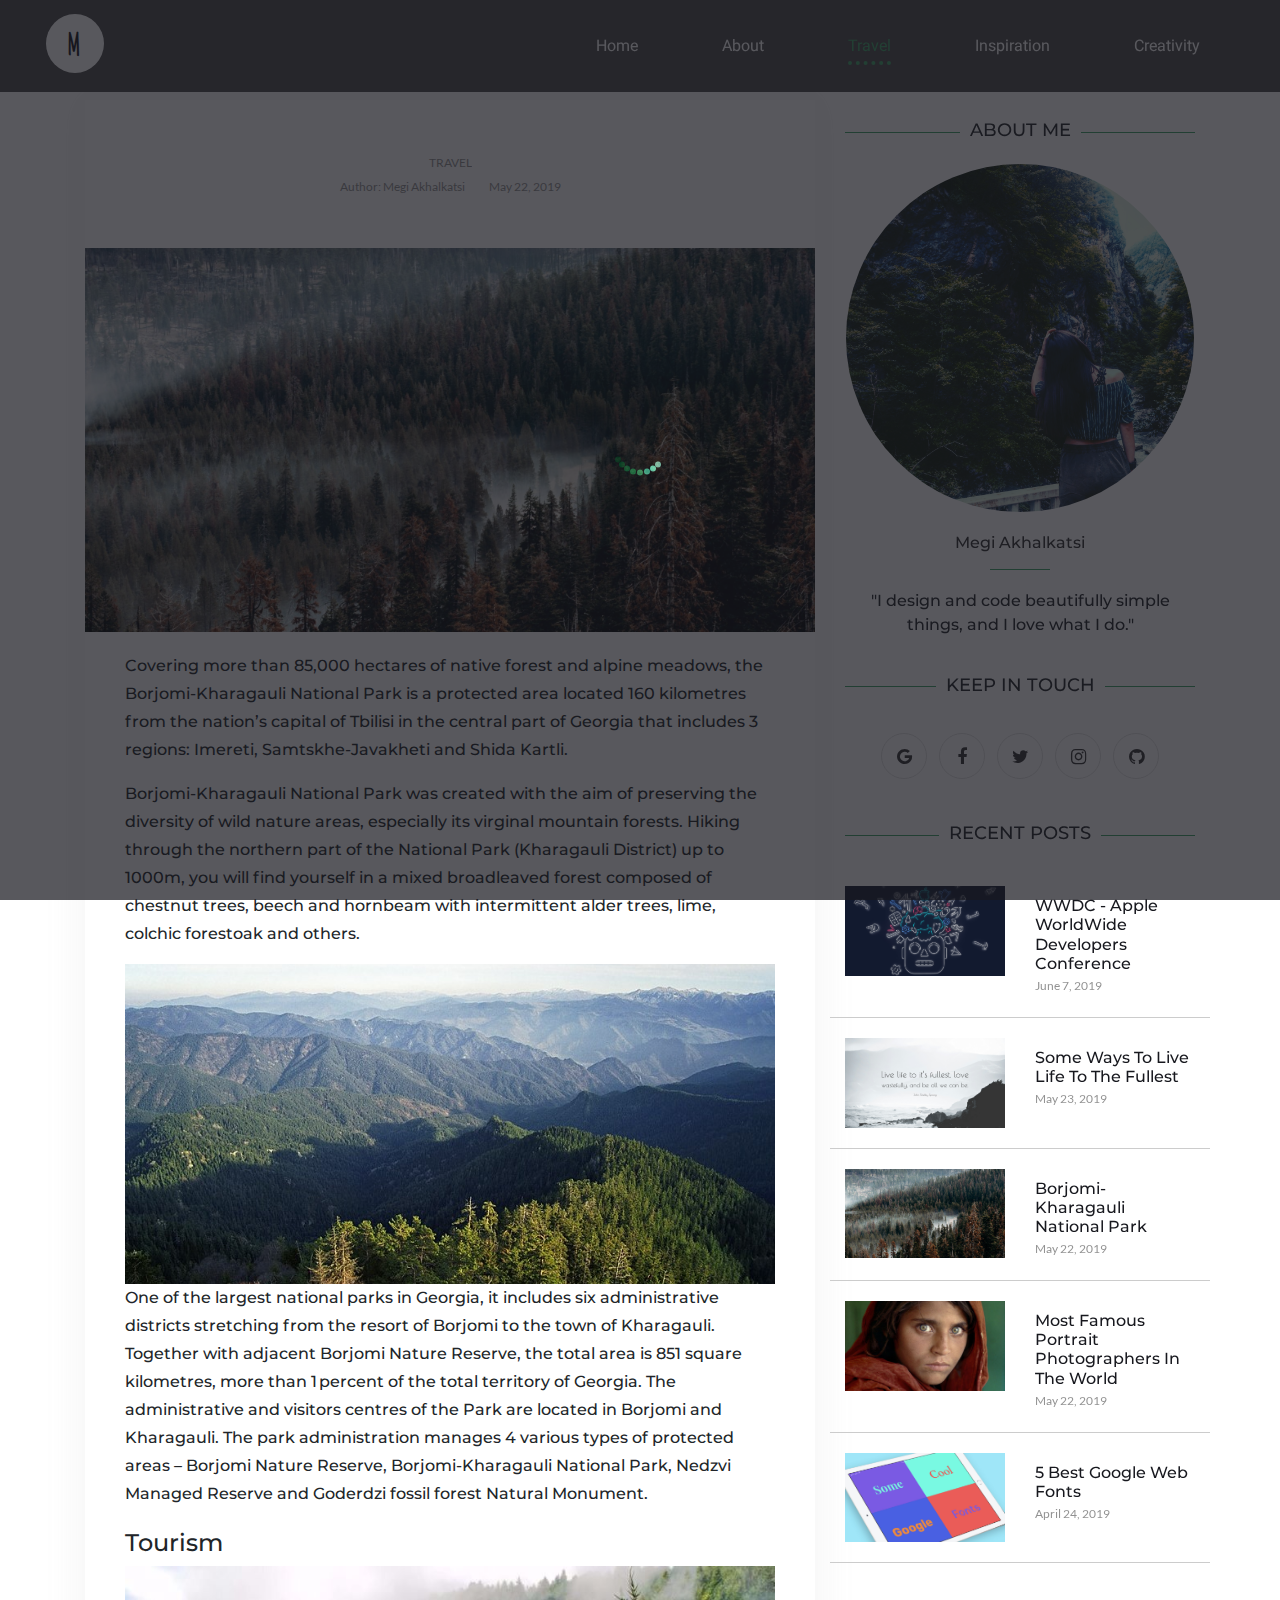
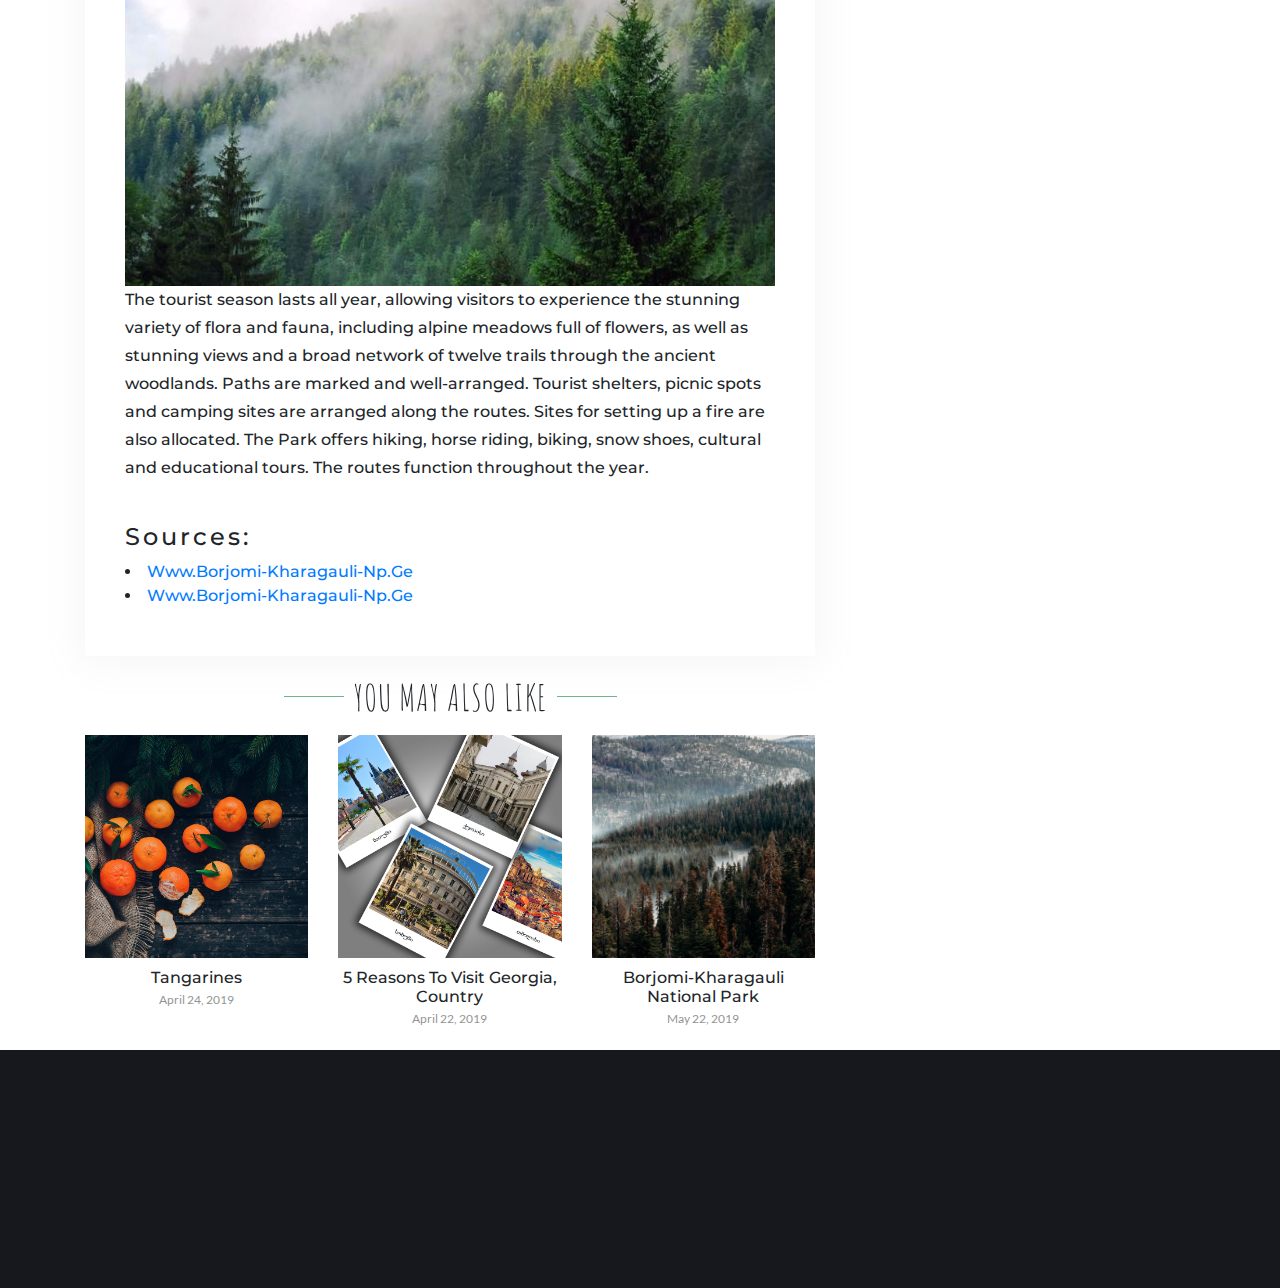
<file: innerPageBorjomi.html>
<!DOCTYPE html>
<html lang="en">

<head>
  <meta charset="UTF-8">
  <meta name="viewport" content="width=device-width, initial-scale=1.0">
  <meta http-equiv="X-UA-Compatible" content="ie=edge">
  <title>Personal Blog</title>
  <link rel="icon" type="image/png" sizes="32x32" href="images/favicon-32x32.png">
  <link rel="stylesheet" type="text/css" href="css/reset.css">
  <link rel="stylesheet" type="text/css" href="css/bootstrap.min.css">
  <link rel="stylesheet" href="https://maxcdn.bootstrapcdn.com/font-awesome/4.7.0/css/font-awesome.min.css">
  <link rel="stylesheet" type="text/css" href="css/owl.carousel.min.css">
  <link rel="stylesheet" type="text/css" href="css/owl.theme.default.min.css">
  <link rel="stylesheet" type="text/css" href="css/animate.css">
  <link rel="stylesheet" type="text/css" href="css/fonts.css">
  <link rel="stylesheet" type="text/css" href="css/main.css">
</head>

<body>

  <div class="preloader">
    <div class="preloader-spinner">
      <div class="preloader_spinner-item">
        <div class="preloader_spinner-inner-item"></div>
        <div class="preloader_spinner-inner-item"></div>
        <div class="preloader_spinner-inner-item"></div>
        <div class="preloader_spinner-inner-item"></div>
        <div class="preloader_spinner-inner-item"></div>
        <div class="preloader_spinner-inner-item"></div>
        <div class="preloader_spinner-inner-item"></div>
        <div class="preloader_spinner-inner-item"></div>
      </div>
    </div>
  </div>

  <header class="header">
    <nav class="main-navigation">
      <div class="menu-icon">
        <i class="fa fa-bars fa-2x mobile-menu-opener"></i>
      </div>
      <h1 class="web_logo">
        <a href="index.html" class="web_logo-link">M</a>
      </h1>
      <ul class="main_menu" id="main_menu">
        <li class="main_menu-item"><a href="index.html" class="main_menu-item--link">Home</a></li>
        <li class="main_menu-item"><a href="about.html" class="main_menu-item--link">about</a></li>
        <li class="main_menu-item"><a href="travel.html" class="main_menu-item--link main_menu-item--active">Travel</a>
        </li>
        <li class="main_menu-item"><a href="inspiration.html" class="main_menu-item--link">Inspiration</a></li>
        <li class="main_menu-item"><a href="creativity.html" class="main_menu-item--link">Creativity</a></li>
      </ul>
    </nav>
  </header>

  <main>
    <div class="container">
      <div class="row">
        <div class="col-12 col-md-8">
          <div class="blogPost_innerPage">
            <article class="blog__post">
              <div class="blog-post-wrapper">
                <div class="blog-post__info text-center">
                  <div>
                    <a href="travel.html" class="categories-link text-uppercase blog-post__info-link">travel</a>
                  </div>
                  <h2 class="blog-post__title  wow flipInX">Borjomi-Kharagauli National Park</h2>
                  <div>
                    <span class="blog-post__info-link author">Author: Megi Akhalkatsi</span>
                    <span class="blog-post__info-link date">May 22, 2019</span>
                  </div>
                </div>
              </div>
              <div class="blog-post__image" style="background-image:url(images/1.jpg);"></div>
              <div class="blog-post-wrapper">
                <div class="blog-post__content">
                  <p>
                    Covering more than 85,000 hectares of native forest and alpine meadows, the
                    Borjomi-Kharagauli National Park is a protected area located 160 kilometres from
                    the nation’s capital of Tbilisi in the central part of Georgia that includes 3
                    regions: Imereti, Samtskhe-Javakheti and Shida Kartli.
                  </p>
                  <p>
                    Borjomi-Kharagauli National Park was created with the aim of preserving the
                    diversity of wild nature areas, especially its virginal mountain forests. Hiking
                    through the northern part of the National Park (Kharagauli District) up to
                    1000m, you will find yourself in a mixed broadleaved forest composed of chestnut
                    trees, beech and hornbeam with intermittent alder trees, lime, colchic forestoak
                    and others.
                  </p>
                  <div class="blog-post__content-img">
                    <img src="images/borjomi.jpg" alt="" class="blog-post__content-imagefull">
                  </div>
                  <p> One of the largest national parks in Georgia, it includes six administrative
                    districts stretching
                    from the resort of Borjomi to the town of Kharagauli. Together with adjacent
                    Borjomi Nature Reserve, the total area is 851 square kilometres, more than
                    1 percent of the total territory of Georgia. The administrative and visitors
                    centres of the Park are located in Borjomi and Kharagauli. The park
                    administration manages 4 various types of protected areas – Borjomi Nature
                    Reserve, Borjomi-Kharagauli National Park, Nedzvi Managed Reserve and Goderdzi
                    fossil forest Natural Monument.
                  </p>

                  <h3 class="blog-post__content-title text-left">tourism</h3>
                  <div class="blog-post__content-img">
                    <img src="images/borjomi2.jpg" alt="" class="blog-post__content-imagefull">
                  </div>

                  <p>
                    The tourist season lasts all year, allowing visitors to experience the stunning
                    variety of flora and fauna, including alpine meadows full of flowers, as well as
                    stunning views and a broad network of twelve trails through the ancient
                    woodlands. Paths are marked and well-arranged. Tourist shelters, picnic spots
                    and camping sites are arranged along the routes. Sites for setting up a fire are
                    also allocated. The Park offers hiking, horse riding, biking, snow shoes,
                    cultural and educational tours. The routes function throughout the year.
                  </p>


                </div>
              </div>
              <div class="blog-post-wrapper">
                <h3 class="blog-post__content-title sources-title text-left">Sources:</h3>
                <ul class="pb-5">
                  <li class="source_list-item"><a href="http://www.borjomi-kharagauli-np.ge/"
                      class="source_list-item-link text-capitalize">www.borjomi-kharagauli-np.ge</a>
                  </li>
                  <li class="source_list-item"><a href="https://www.borjomi-kharagauli-np.ge/forest/"
                      class="source_list-item-link text-capitalize">www.borjomi-kharagauli-np.ge</a>
                  </li>
                </ul>
              </div>
            </article>
            <div class="suggested__posts text-center">
              <h4 class="post-box-title mb-3">YOU MAY ALSO LIKE</h4>
              <div class="row">
                <div class="col-6 col-md">
                  <div class="blog-post__related-item">
                    <div class="photo-container">
                      <a href="InnerPageTangarines.html"><img src="images/4.jpg" alt=""
                          class="blog-post__related-item-img"></a>
                    </div>
                    <h4 class="blog-post__related-item-title">Tangarines</h4>
                    <span class="blog-post__info-link date">April 24, 2019</span>
                  </div>
                </div>
                <div class="col-6 col-md">
                  <div class="blog-post__related-item">
                    <div class="photo-container">
                      <a href="innerPageGeorgia.html"><img src="images/georgia.png" alt=""
                          class="blog-post__related-item-img"></a>
                    </div>
                    <h4 class="blog-post__related-item-title">5 Reasons To Visit Georgia, Country</h4>
                    <span class="blog-post__info-link date">April 22, 2019</span>
                  </div>
                </div>
                <div class="col-6 col-md">
                  <div class="blog-post__related-item">
                    <div class="photo-container">
                      <a href="innerPageBorjomi.html"><img src="images/1.jpg" alt=""
                          class="blog-post__related-item-img"></a>
                    </div>
                    <h4 class="blog-post__related-item-title">Borjomi-Kharagauli National Park</h4>
                    <span class="blog-post__info-link date">May 22, 2019</span>
                  </div>
                </div>
              </div>
            </div>
          </div>
        </div>
        <div class="col-12 col-md-4">
          <div class="sidebar sidebar-innerPage sticky-top">
            <aside class="about_widget">
              <h4 class="widget-title">
                <span class="widget-title--inner">about me</span>
              </h4>
              <div class="about_widget_img-bg">
                <div class="photo-container">
                  <img src="images/WPLG0248.jpg" alt="" class="about_widget_img">
                </div>
              </div>
              <h4 class="widget-title--secondary">
                Megi Akhalkatsi
              </h4>
              <p class="text-center mb-5">"I design and code beautifully simple things, and I love what I
                do."</p>
              <h4 class="widget-title">
                <span class="widget-title--inner">keep in touch</span>
              </h4>
              <div class="row">
                <div class="col-12 text-center">
                  <ul class="social-icons mt-3 mb-4">
                    <li class="list-inline-item sidebar__social_icon"><a href="mailto:megi.akhalkatsi@gmail.com"
                        class="sidebar__social_icon-link fa fa-google"></a></li>
                    <li class="list-inline-item sidebar__social_icon"><a href="https://www.facebook.com/megi.akhalkatsi"
                        class="sidebar__social_icon-link fa fa-facebook" target="_blank"></a>
                    </li>
                    <li class="list-inline-item sidebar__social_icon"><a href="https://twitter.com/AkhalkatsiMegi"
                        class="sidebar__social_icon-link fa fa-twitter" target="_blank"></a>
                    </li>
                    <li class="list-inline-item sidebar__social_icon"><a
                        href="https://www.instagram.com/megiakhalkatsi/"
                        class="sidebar__social_icon-link fa fa-instagram" target="_blank"></a>
                    </li>
                    <li class="list-inline-item sidebar__social_icon"><a href="https://github.com/megiakhalkatsi"
                        class="sidebar__social_icon-link fa fa-github" target="_blank"></a>
                    </li>
                  </ul>
                </div>
              </div>
              <h4 class="widget-title">
                <span class="widget-title--inner">recent posts</span>
              </h4>
              <div class="row sidebar__post">
                <div class="col-6">
                  <a href="innerPageWWDC.html"><img src="images/wwdc19-robot.png" alt="" class="sidebar__post-img"></a>
                </div>
                <div class="col-6">
                  <h4 class="blog-post__related-item-title"><a href="innerPageWWDC.html" class="sidebar__post-link">
                      WWDC - Apple WorldWide Developers Conference</a></h4>
                  <span class="blog-post__info-link date text-left p-0">June 7, 2019</span>
                </div>
              </div>
              <div class="row sidebar__post">
                <div class="col-6">
                  <a href="innerPageInspiration.html"><img src="images/live.jpg" alt="" class="sidebar__post-img"></a>
                </div>
                <div class="col-6">
                  <h4 class="blog-post__related-item-title"><a href="innerPageInspiration.html"
                      class="sidebar__post-link">Some Ways To Live Life To The Fullest</a></h4>
                  <span class="blog-post__info-link date text-left p-0">May 23, 2019</span>
                </div>
              </div>
              <div class="row sidebar__post">
                <div class="col-6">
                  <a href="innerPageBorjomi.html"><img src="images/1.jpg" alt="" class="sidebar__post-img"></a>
                </div>
                <div class="col-6">
                  <h4 class="blog-post__related-item-title"><a href="innerPageBorjomi.html"
                      class="sidebar__post-link">Borjomi-Kharagauli National Park</a></h4>
                  <span class="blog-post__info-link date text-left p-0">May 22, 2019</span>
                </div>
              </div>
              <div class="row sidebar__post">
                <div class="col-6">
                  <a href="innerPagePhotographers.html"><img src="images/ph1.jpg" alt="" class="sidebar__post-img"></a>
                </div>
                <div class="col-6">
                  <h4 class="blog-post__related-item-title"><a href="innerPagePhotographers.html"
                      class="sidebar__post-link">Most Famous Portrait Photographers In The World</a></h4>
                  <span class="blog-post__info-link date text-left p-0">May 22, 2019</span>
                </div>
              </div>
              <div class="row sidebar__post">
                <div class="col-6">
                  <a href="innerPageFonts.html"><img src="images/google-fonts-cover.jpg" alt=""
                      class="sidebar__post-img"></a>
                </div>
                <div class="col-6">
                  <h4 class="blog-post__related-item-title"><a href="innerPageFonts.html" class="sidebar__post-link">5
                      Best
                      Google Web Fonts</a></h4>
                  <span class="blog-post__info-link date text-left p-0">April 24, 2019</span>
                </div>
              </div>
            </aside>
          </div>
        </div>
      </div>
    </div>

  </main>

  <footer class="page_footer">
    <div class="container">
      <div class="row">
        <div class="col-12 text-center">
          <ul class="social-icons">
            <li class="list-inline-item wow rotateInDownLeft"><a href="mailto:megi.akhalkatsi@gmail.com"
                class="social_icon-link fa fa-google"></a></li>
            <li class="list-inline-item wow rotateInDownLeft"><a href="https://www.facebook.com/megi.akhalkatsi"
                class="social_icon-link fa fa-facebook" target="_blank"></a>
            </li>
            <li class="list-inline-item wow rotateInDownLeft"><a href="https://twitter.com/AkhalkatsiMegi"
                class="social_icon-link fa fa-twitter" target="_blank"></a>
            </li>
            <li class="list-inline-item wow rotateInDownLeft"><a href="https://www.instagram.com/megiakhalkatsi/"
                class="social_icon-link fa fa-instagram" target="_blank"></a>
            </li>
            <li class="list-inline-item wow rotateInDownLeft"><a href="https://github.com/megiakhalkatsi"
                class="social_icon-link fa fa-github" target="_blank"></a>
            </li>
          </ul>
        </div>
      </div>
      <div class="row">
        <div class="col-12 text-center pt-3 pb-3">
          <!-- <div>Copyrights &copy 2019. Personal Blog Template by Megi Akhalkatsi</div> -->
          <div class="wow slideInUp">&copy 2019 - Designed and Developed by Megi Akhalkatsi</div>
        </div>
      </div>
      <div class="row">
        <div class="col-12 text-center pt-3 pb-3 wow slideInUp">
          <a href="#" class="text-capitalize scrollToTop">back to top<span
              class="fa fa-arrow-up scrollToTopButton"></span></a>
        </div>
      </div>
    </div>
  </footer>


  <script src="js/jquery-3.3.1.min.js"></script>
  <script src="js/bootstrap.bundle.min.js"></script>
  <script src="js/owl.carousel.min.js"></script>
  <script src="js/parallax.min.js"></script>
  <script src="js/wow.min.js"></script>
  <script src="js/script.js"></script>

</body>

</html>
</file>
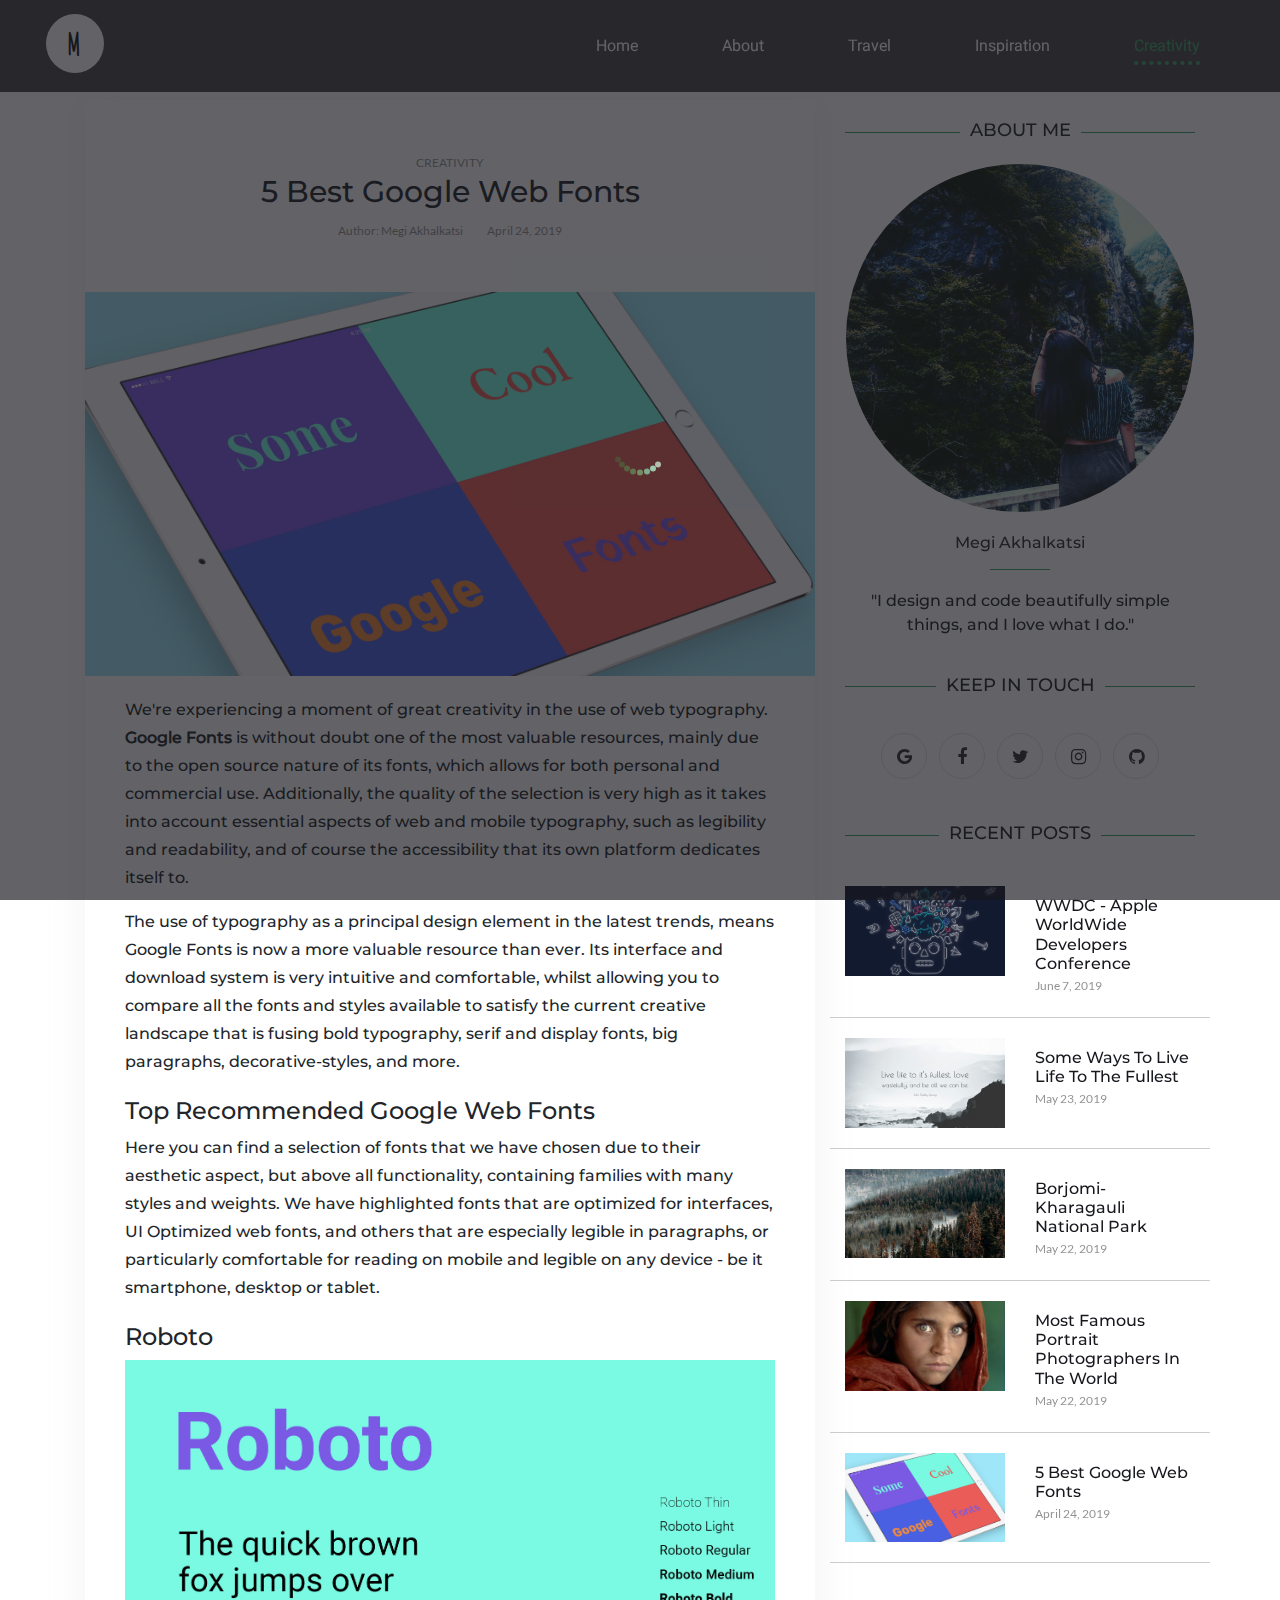
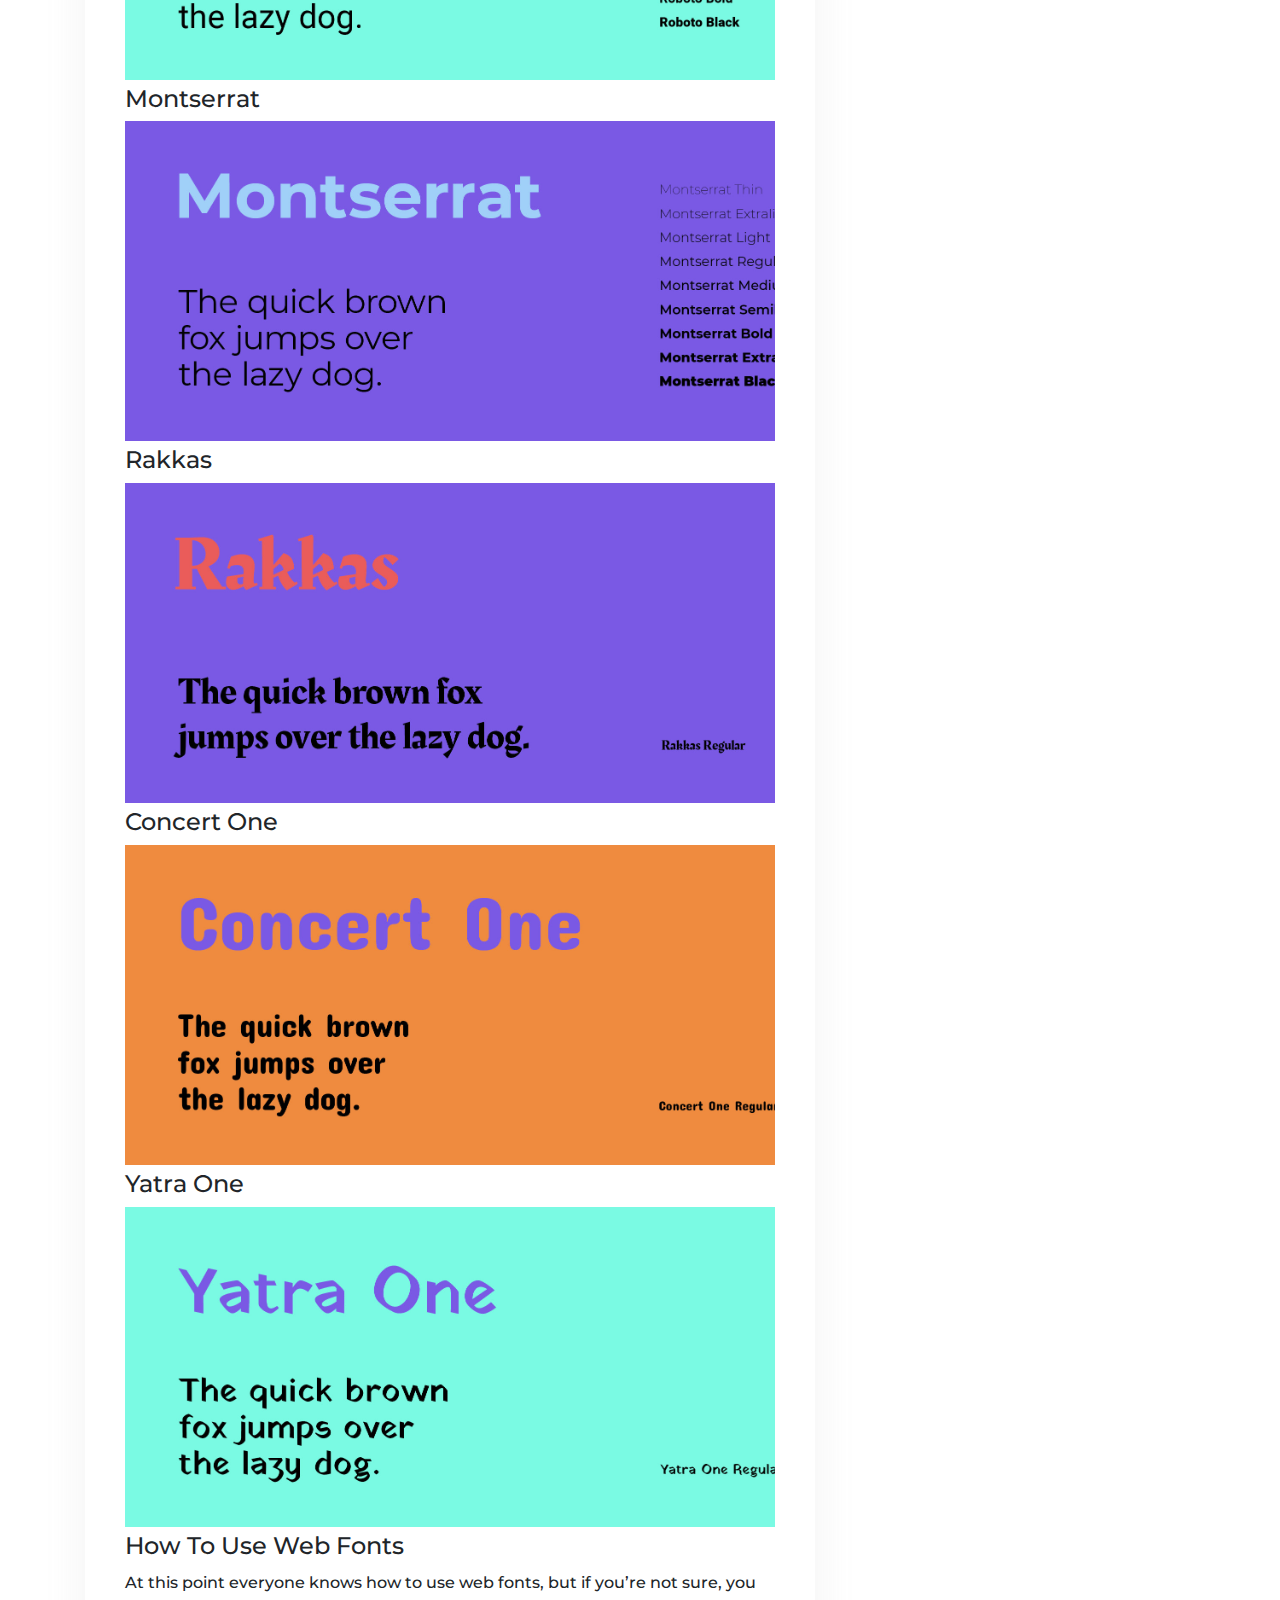
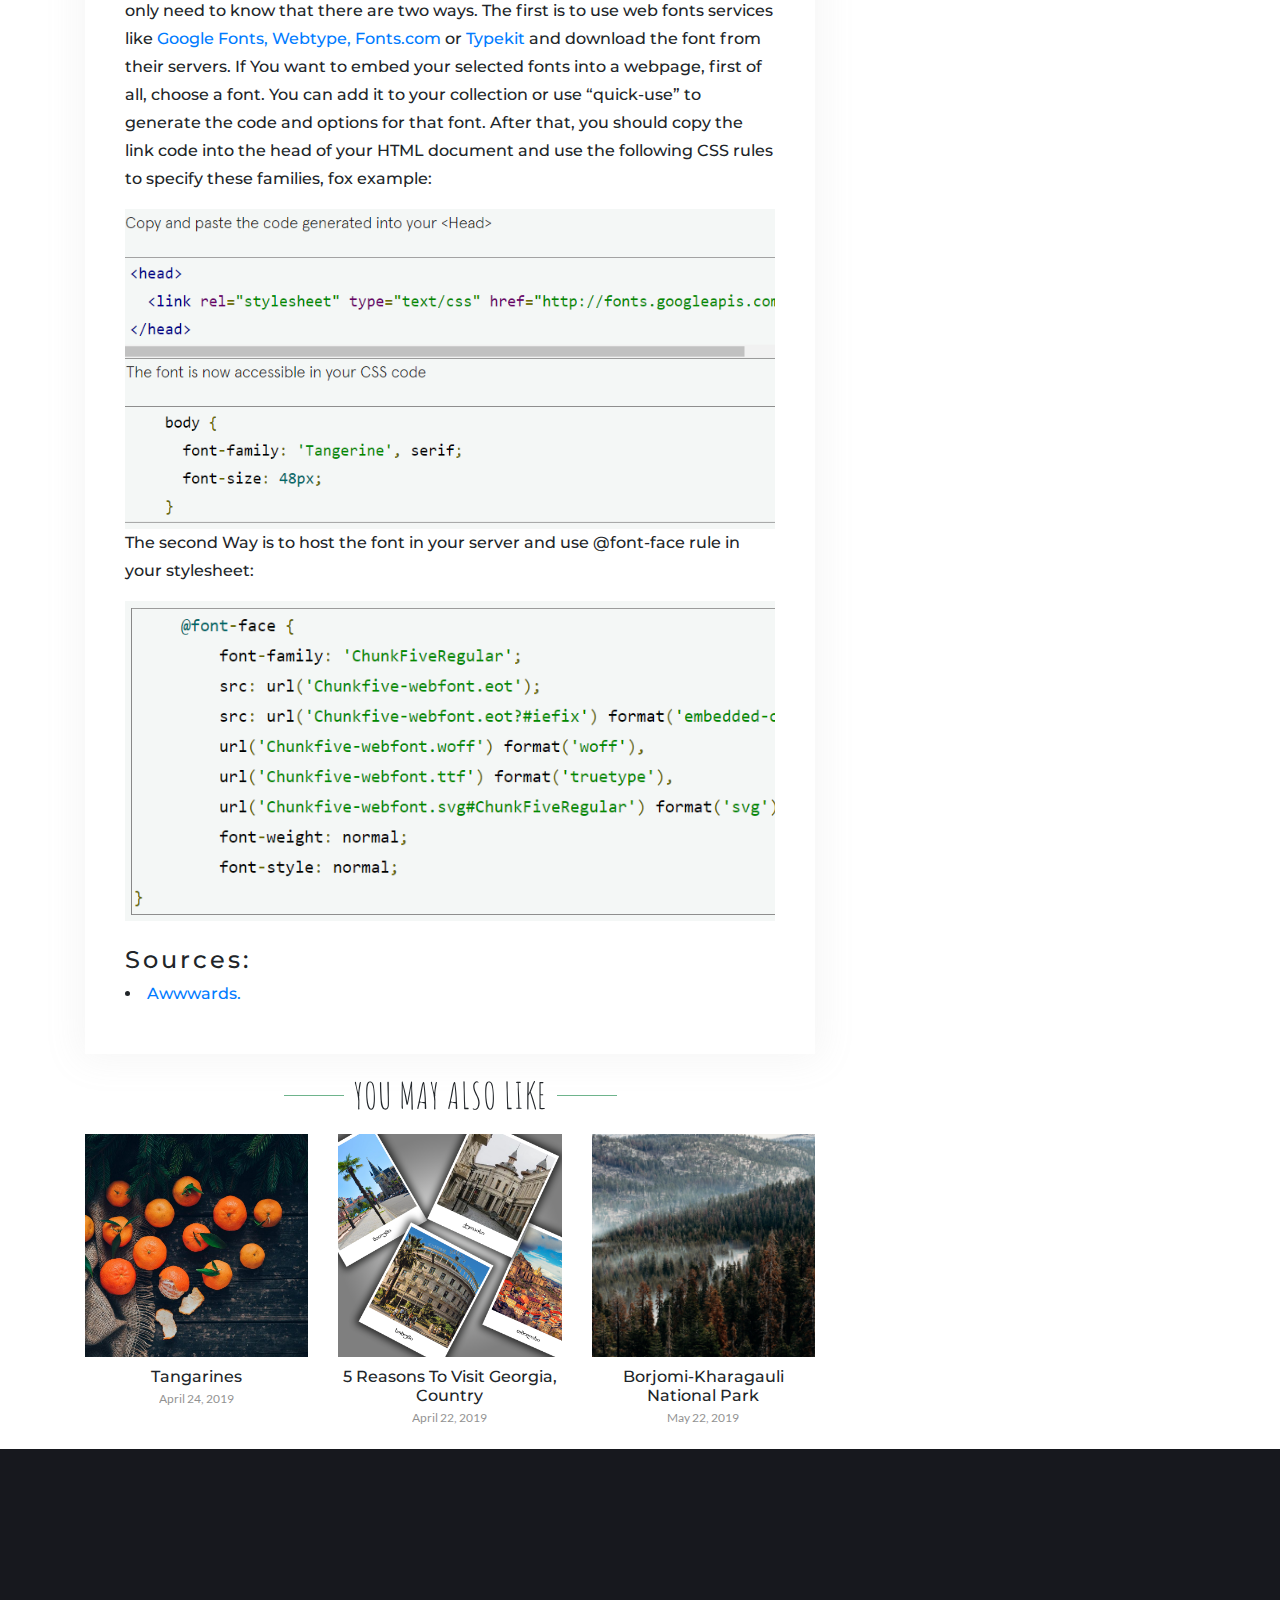
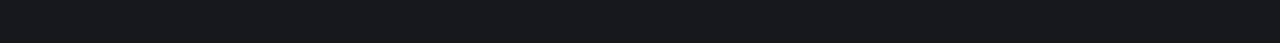
<file: innerPageFonts.html>
<!DOCTYPE html>
<html lang="en">

<head>
  <meta charset="UTF-8">
  <meta name="viewport" content="width=device-width, initial-scale=1.0">
  <meta http-equiv="X-UA-Compatible" content="ie=edge">
  <title>Personal Blog</title>
  <link rel="icon" type="image/png" sizes="32x32" href="images/favicon-32x32.png">
  <link rel="stylesheet" type="text/css" href="css/reset.css">
  <link rel="stylesheet" type="text/css" href="css/bootstrap.min.css">
  <link rel="stylesheet" href="https://maxcdn.bootstrapcdn.com/font-awesome/4.7.0/css/font-awesome.min.css">
  <link rel="stylesheet" type="text/css" href="css/owl.carousel.min.css">
  <link rel="stylesheet" type="text/css" href="css/owl.theme.default.min.css">
  <link rel="stylesheet" type="text/css" href="css/animate.css">
  <link rel="stylesheet" type="text/css" href="css/fonts.css">
  <link rel="stylesheet" type="text/css" href="css/main.css">
</head>

<body>

  <div class="preloader">
    <div class="preloader-spinner">
      <div class="preloader_spinner-item">
        <div class="preloader_spinner-inner-item"></div>
        <div class="preloader_spinner-inner-item"></div>
        <div class="preloader_spinner-inner-item"></div>
        <div class="preloader_spinner-inner-item"></div>
        <div class="preloader_spinner-inner-item"></div>
        <div class="preloader_spinner-inner-item"></div>
        <div class="preloader_spinner-inner-item"></div>
        <div class="preloader_spinner-inner-item"></div>
      </div>
    </div>
  </div>

  <header class="header">
    <nav class="main-navigation">
      <div class="menu-icon">
        <i class="fa fa-bars fa-2x mobile-menu-opener"></i>
      </div>
      <h1 class="web_logo">
        <a href="index.html" class="web_logo-link">M</a>
      </h1>
      <ul class="main_menu" id="main_menu">
        <li class="main_menu-item"><a href="index.html" class="main_menu-item--link">Home</a></li>
        <li class="main_menu-item"><a href="about.html" class="main_menu-item--link">about</a></li>
        <li class="main_menu-item"><a href="travel.html" class="main_menu-item--link">Travel</a></li>
        <li class="main_menu-item"><a href="inspiration.html" class="main_menu-item--link">Inspiration</a></li>
        <li class="main_menu-item"><a href="creativity.html"
            class="main_menu-item--link main_menu-item--active">Creativity</a></li>
      </ul>
    </nav>
  </header>

  <main>
    <div class="container">
      <div class="row">
        <div class="col-12 col-md-8">
          <div class="blogPost_innerPage">
            <article class="blog__post">
              <div class="blog-post-wrapper">
                <div class="blog-post__info text-center">
                  <div>
                    <a href="creativity.html" class="categories-link text-uppercase blog-post__info-link">creativity</a>
                  </div>
                  <h2 class="blog-post__title  wow flipInX">5 Best Google Web Fonts</h2>
                  <div>
                    <span class="blog-post__info-link author">Author: Megi Akhalkatsi</span>
                    <span class="blog-post__info-link date">April 24, 2019</span>
                  </div>
                </div>
              </div>
              <div class="blog-post__image" style="background-image:url(images/google-fonts-cover.jpg);">
              </div>
              <div class="blog-post-wrapper">
                <div class="blog-post__content">
                  <p>
                    We're experiencing a moment of great creativity in the use of web typography.
                    <strong>Google Fonts</strong> is without doubt one of the most valuable
                    resources, mainly due to
                    the open source nature of its fonts, which allows for both personal and
                    commercial use. Additionally, the quality of the selection is very high as it
                    takes into account essential aspects of web and mobile typography, such as
                    legibility and readability, and of course the accessibility that its own
                    platform dedicates itself to.
                  </p>
                  <p>
                    The use of typography as a principal design element in the latest trends, means
                    Google Fonts is now a more valuable resource than ever. Its interface and
                    download system is very intuitive and comfortable, whilst allowing you to
                    compare all the fonts and styles available to satisfy the current creative
                    landscape that is fusing bold typography, serif and display fonts, big
                    paragraphs, decorative-styles, and more.
                  </p>

                  <h3 class="blog-post__content-title text-left">Top recommended Google Web Fonts</h3>
                  <p>
                    Here you can find a selection of fonts that we have chosen due to their
                    aesthetic aspect, but above all functionality, containing families with many
                    styles and weights.
                    We have highlighted fonts that are optimized for interfaces, UI Optimized web
                    fonts, and others that are especially legible in paragraphs, or particularly
                    comfortable for reading on mobile and legible on any device - be it smartphone,
                    desktop or tablet.
                  </p>
                  <h3 class="blog-post__content-title text-left">Roboto</h3>
                  <div class="blog-post__content-img">
                    <img src="images/fontImg1.jpg" alt="" class="blog-post__content-imagefull">
                  </div>
                  <h3 class="blog-post__content-title text-left">Montserrat</h3>
                  <div class="blog-post__content-img">
                    <img src="images/fontImg2.jpg" alt="" class="blog-post__content-imagefull">
                  </div>
                  <h3 class="blog-post__content-title text-left">Rakkas</h3>
                  <div class="blog-post__content-img">
                    <img src="images/fontImg3.jpg" alt="" class="blog-post__content-imagefull">
                  </div>
                  <h3 class="blog-post__content-title text-left">Concert One</h3>
                  <div class="blog-post__content-img">
                    <img src="images/fontImg4.jpg" alt="" class="blog-post__content-imagefull">
                  </div>
                  <h3 class="blog-post__content-title text-left">Yatra One</h3>
                  <div class="blog-post__content-img">
                    <img src="images/fontImg5.jpg" alt="" class="blog-post__content-imagefull">
                  </div>
                  <h3 class="blog-post__content-title text-left">How to use Web Fonts</h3>
                  <p>
                    At this point everyone knows how to use web fonts, but if you’re not sure, you
                    only need to know that there are two ways. The first is to use web fonts
                    services like <a href="https://fonts.google.com/">Google Fonts,</a> <a
                      href="https://www.webtype.com/">Webtype,</a> <a href="https://www.fonts.com/">Fonts.com</a> or <a
                      href="https://fonts.adobe.com/"> Typekit</a> and download the font
                    from their servers.
                    If You want to embed your selected fonts into a webpage, first of all, choose a
                    font. You can add it to your collection or use “quick-use” to generate the code
                    and options for that font. After that, you should copy the link code into the
                    head of your HTML document and use the following CSS rules to specify these
                    families, fox example:
                  </p>
                  <div class="blog-post__content-img">
                    <img src="images/embedFont.PNG" alt="" class="blog-post__content-imagefull">
                  </div>
                  <p>
                    The second Way is to host the font in your server and use @font-face rule in
                    your
                    stylesheet:
                  </p>
                  <div class="blog-post__content-img">
                    <img src="images/fontFace.PNG" alt="" class="blog-post__content-imagefull">
                  </div>
                </div>
              </div>
              <div class="blog-post-wrapper">
                <h3 class="blog-post__content-title sources-title text-left">Sources:</h3>
                <ul class="pb-5">
                  <li class="source_list-item"><a
                      href="https://www.awwwards.com/20-best-web-fonts-from-google-web-fonts-and-font-face.html"
                      class="source_list-item-link text-capitalize">awwwards.</a>
                  </li>
                </ul>
              </div>
            </article>
            <div class="suggested__posts text-center">
              <h4 class="post-box-title mb-3">YOU MAY ALSO LIKE</h4>
              <div class="row">
                <div class="col-6 col-md">
                  <div class="blog-post__related-item">
                    <div class="photo-container">
                      <a href="InnerPageTangarines.html"><img src="images/4.jpg" alt=""
                          class="blog-post__related-item-img"></a>
                    </div>
                    <h4 class="blog-post__related-item-title">Tangarines</h4>
                    <span class="blog-post__info-link date">April 24, 2019</span>
                  </div>
                </div>
                <div class="col-6 col-md">
                  <div class="blog-post__related-item">
                    <div class="photo-container">
                      <a href="innerPageGeorgia.html"><img src="images/georgia.png" alt=""
                          class="blog-post__related-item-img"></a>
                    </div>
                    <h4 class="blog-post__related-item-title">5 Reasons To Visit Georgia, Country</h4>
                    <span class="blog-post__info-link date">April 22, 2019</span>
                  </div>
                </div>
                <div class="col-6 col-md">
                  <div class="blog-post__related-item">
                    <div class="photo-container">
                      <a href="innerPageBorjomi.html"><img src="images/1.jpg" alt=""
                          class="blog-post__related-item-img"></a>
                    </div>
                    <h4 class="blog-post__related-item-title">Borjomi-Kharagauli National Park</h4>
                    <span class="blog-post__info-link date">May 22, 2019</span>
                  </div>
                </div>
              </div>
            </div>
          </div>
        </div>
        <div class="col-12 col-md-4">
          <div class="sidebar sidebar-innerPage sticky-top">
            <aside class="about_widget">
              <h4 class="widget-title">
                <span class="widget-title--inner">about me</span>
              </h4>
              <div class="about_widget_img-bg">
                <div class="photo-container">
                  <img src="images/WPLG0248.jpg" alt="" class="about_widget_img">
                </div>
              </div>
              <h4 class="widget-title--secondary">
                Megi Akhalkatsi
              </h4>
              <p class="text-center mb-5">"I design and code beautifully simple things, and I love what I
                do."</p>
              <h4 class="widget-title">
                <span class="widget-title--inner">keep in touch</span>
              </h4>
              <div class="row">
                <div class="col-12 text-center">
                  <ul class="social-icons mt-3 mb-4">
                    <li class="list-inline-item sidebar__social_icon"><a href="mailto:megi.akhalkatsi@gmail.com"
                        class="sidebar__social_icon-link fa fa-google"></a></li>
                    <li class="list-inline-item sidebar__social_icon"><a href="https://www.facebook.com/megi.akhalkatsi"
                        class="sidebar__social_icon-link fa fa-facebook" target="_blank"></a>
                    </li>
                    <li class="list-inline-item sidebar__social_icon"><a href="https://twitter.com/AkhalkatsiMegi"
                        class="sidebar__social_icon-link fa fa-twitter" target="_blank"></a>
                    </li>
                    <li class="list-inline-item sidebar__social_icon"><a
                        href="https://www.instagram.com/megiakhalkatsi/"
                        class="sidebar__social_icon-link fa fa-instagram" target="_blank"></a>
                    </li>
                    <li class="list-inline-item sidebar__social_icon"><a href="https://github.com/megiakhalkatsi"
                        class="sidebar__social_icon-link fa fa-github" target="_blank"></a>
                    </li>
                  </ul>
                </div>
              </div>
              <h4 class="widget-title">
                <span class="widget-title--inner">recent posts</span>
              </h4>
              <div class="row sidebar__post">
                <div class="col-6">
                  <a href="innerPageWWDC.html"><img src="images/wwdc19-robot.png" alt="" class="sidebar__post-img"></a>
                </div>
                <div class="col-6">
                  <h4 class="blog-post__related-item-title"><a href="innerPageWWDC.html" class="sidebar__post-link">
                      WWDC - Apple WorldWide Developers Conference</a></h4>
                  <span class="blog-post__info-link date text-left p-0">June 7, 2019</span>
                </div>
              </div>
              <div class="row sidebar__post">
                <div class="col-6">
                  <a href="innerPageInspiration.html"><img src="images/live.jpg" alt="" class="sidebar__post-img"></a>
                </div>
                <div class="col-6">
                  <h4 class="blog-post__related-item-title"><a href="innerPageInspiration.html"
                      class="sidebar__post-link">Some Ways To Live Life To The Fullest</a></h4>
                  <span class="blog-post__info-link date text-left p-0">May 23, 2019</span>
                </div>
              </div>
              <div class="row sidebar__post">
                <div class="col-6">
                  <a href="innerPageBorjomi.html"><img src="images/1.jpg" alt="" class="sidebar__post-img"></a>
                </div>
                <div class="col-6">
                  <h4 class="blog-post__related-item-title"><a href="innerPageBorjomi.html"
                      class="sidebar__post-link">Borjomi-Kharagauli National Park</a></h4>
                  <span class="blog-post__info-link date text-left p-0">May 22, 2019</span>
                </div>
              </div>
              <div class="row sidebar__post">
                <div class="col-6">
                  <a href="innerPagePhotographers.html"><img src="images/ph1.jpg" alt="" class="sidebar__post-img"></a>
                </div>
                <div class="col-6">
                  <h4 class="blog-post__related-item-title"><a href="innerPagePhotographers.html"
                      class="sidebar__post-link">Most Famous Portrait Photographers In The World</a></h4>
                  <span class="blog-post__info-link date text-left p-0">May 22, 2019</span>
                </div>
              </div>
              <div class="row sidebar__post">
                <div class="col-6">
                  <a href="innerPageFonts.html"><img src="images/google-fonts-cover.jpg" alt=""
                      class="sidebar__post-img"></a>
                </div>
                <div class="col-6">
                  <h4 class="blog-post__related-item-title"><a href="innerPageFonts.html" class="sidebar__post-link">5
                      Best Google Web Fonts</a></h4>
                  <span class="blog-post__info-link date text-left p-0">April 24, 2019</span>
                </div>
              </div>
            </aside>
          </div>
        </div>
      </div>
    </div>

  </main>

  <footer class="page_footer">
    <div class="container">
      <div class="row">
        <div class="col-12 text-center">
          <ul class="social-icons">
            <li class="list-inline-item wow rotateInDownLeft"><a href="mailto:megi.akhalkatsi@gmail.com"
                class="social_icon-link fa fa-google"></a></li>
            <li class="list-inline-item wow rotateInDownLeft"><a href="https://www.facebook.com/megi.akhalkatsi"
                class="social_icon-link fa fa-facebook" target="_blank"></a>
            </li>
            <li class="list-inline-item wow rotateInDownLeft"><a href="https://twitter.com/AkhalkatsiMegi"
                class="social_icon-link fa fa-twitter" target="_blank"></a>
            </li>
            <li class="list-inline-item wow rotateInDownLeft"><a href="https://www.instagram.com/megiakhalkatsi/"
                class="social_icon-link fa fa-instagram" target="_blank"></a>
            </li>
            <li class="list-inline-item wow rotateInDownLeft"><a href="https://github.com/megiakhalkatsi"
                class="social_icon-link fa fa-github" target="_blank"></a>
            </li>
          </ul>
        </div>
      </div>
      <div class="row">
        <div class="col-12 text-center pt-3 pb-3">
          <!-- <div>Copyrights &copy 2019. Personal Blog Template by Megi Akhalkatsi</div> -->
          <div class="wow slideInUp">&copy 2019 - Designed and Developed by Megi Akhalkatsi</div>
        </div>
      </div>
      <div class="row">
        <div class="col-12 text-center pt-3 pb-3 wow slideInUp">
          <a href="#" class="text-capitalize scrollToTop">back to top<span
              class="fa fa-arrow-up scrollToTopButton"></span></a>
        </div>
      </div>
    </div>
  </footer>


  <script src="js/jquery-3.3.1.min.js"></script>
  <script src="js/bootstrap.bundle.min.js"></script>
  <script src="js/owl.carousel.min.js"></script>
  <script src="js/parallax.min.js"></script>
  <script src="js/wow.min.js"></script>
  <script src="js/script.js"></script>

</body>

</html>
</file>
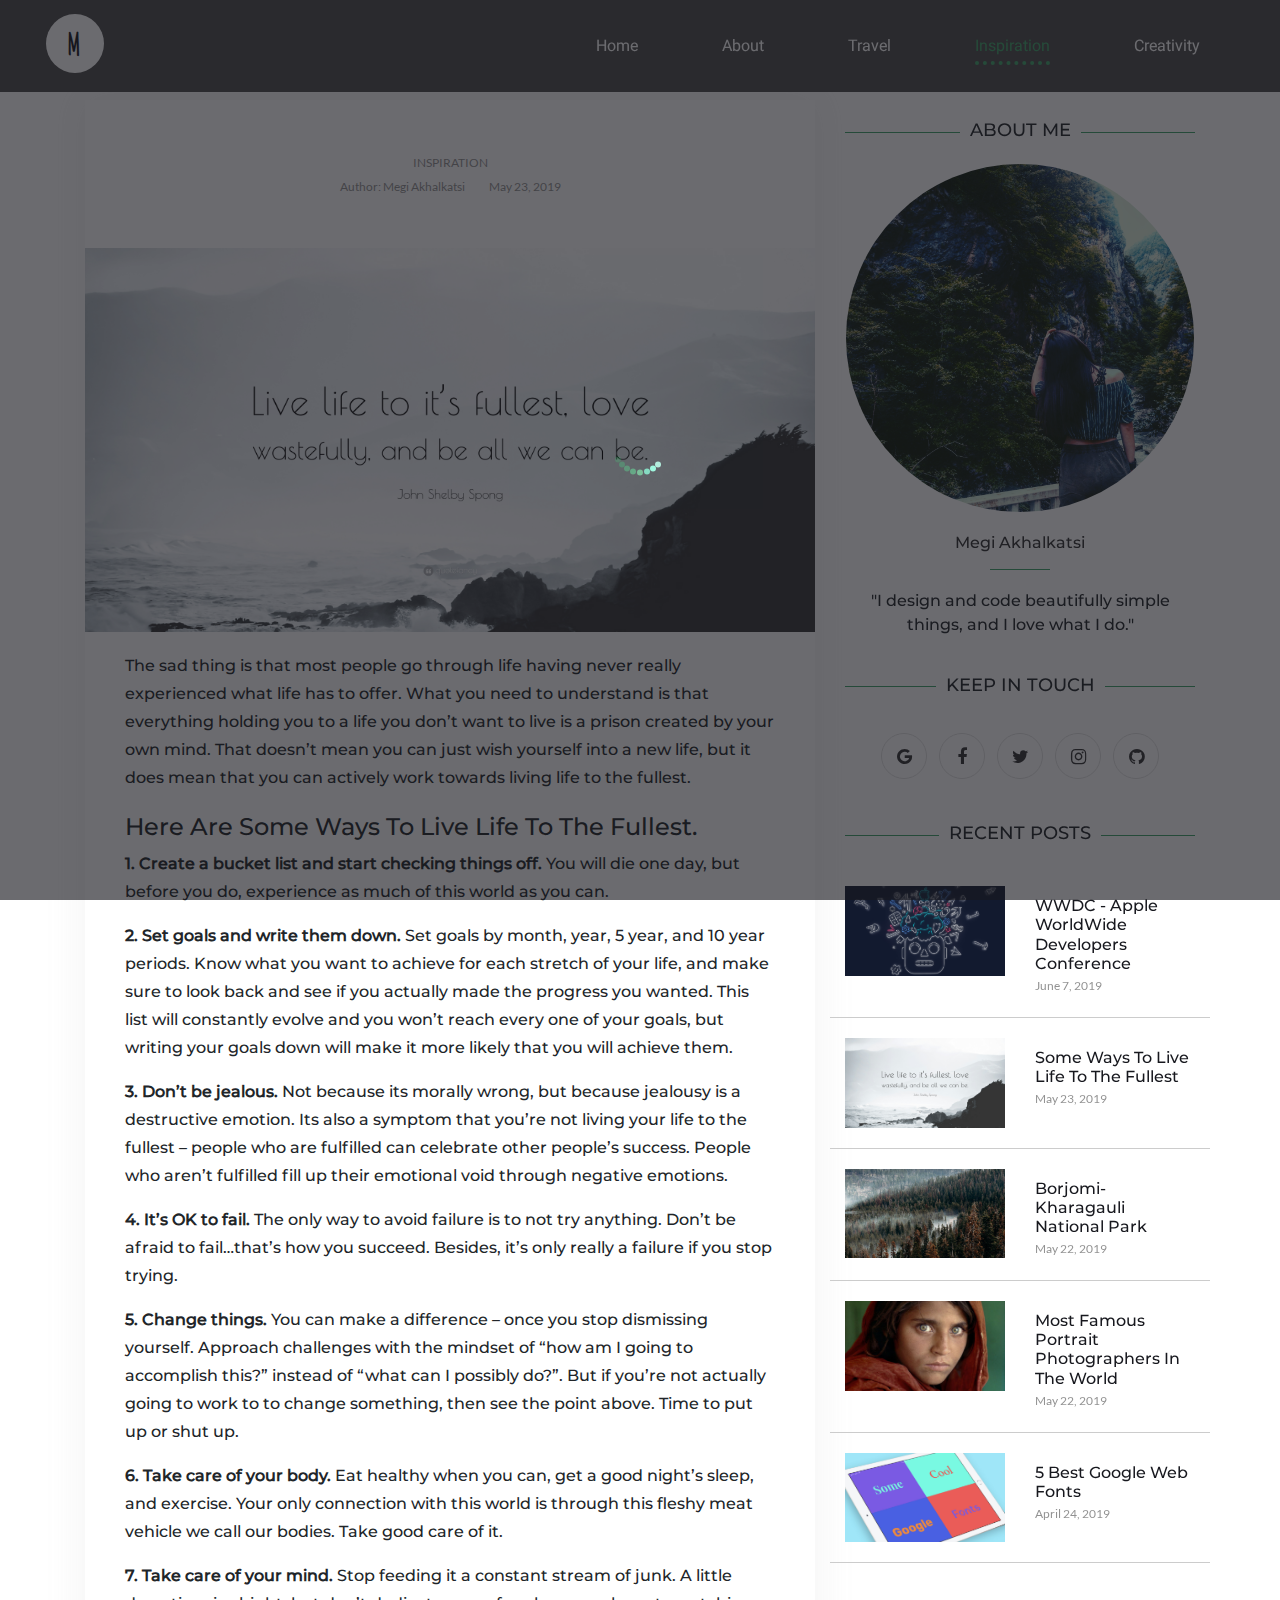
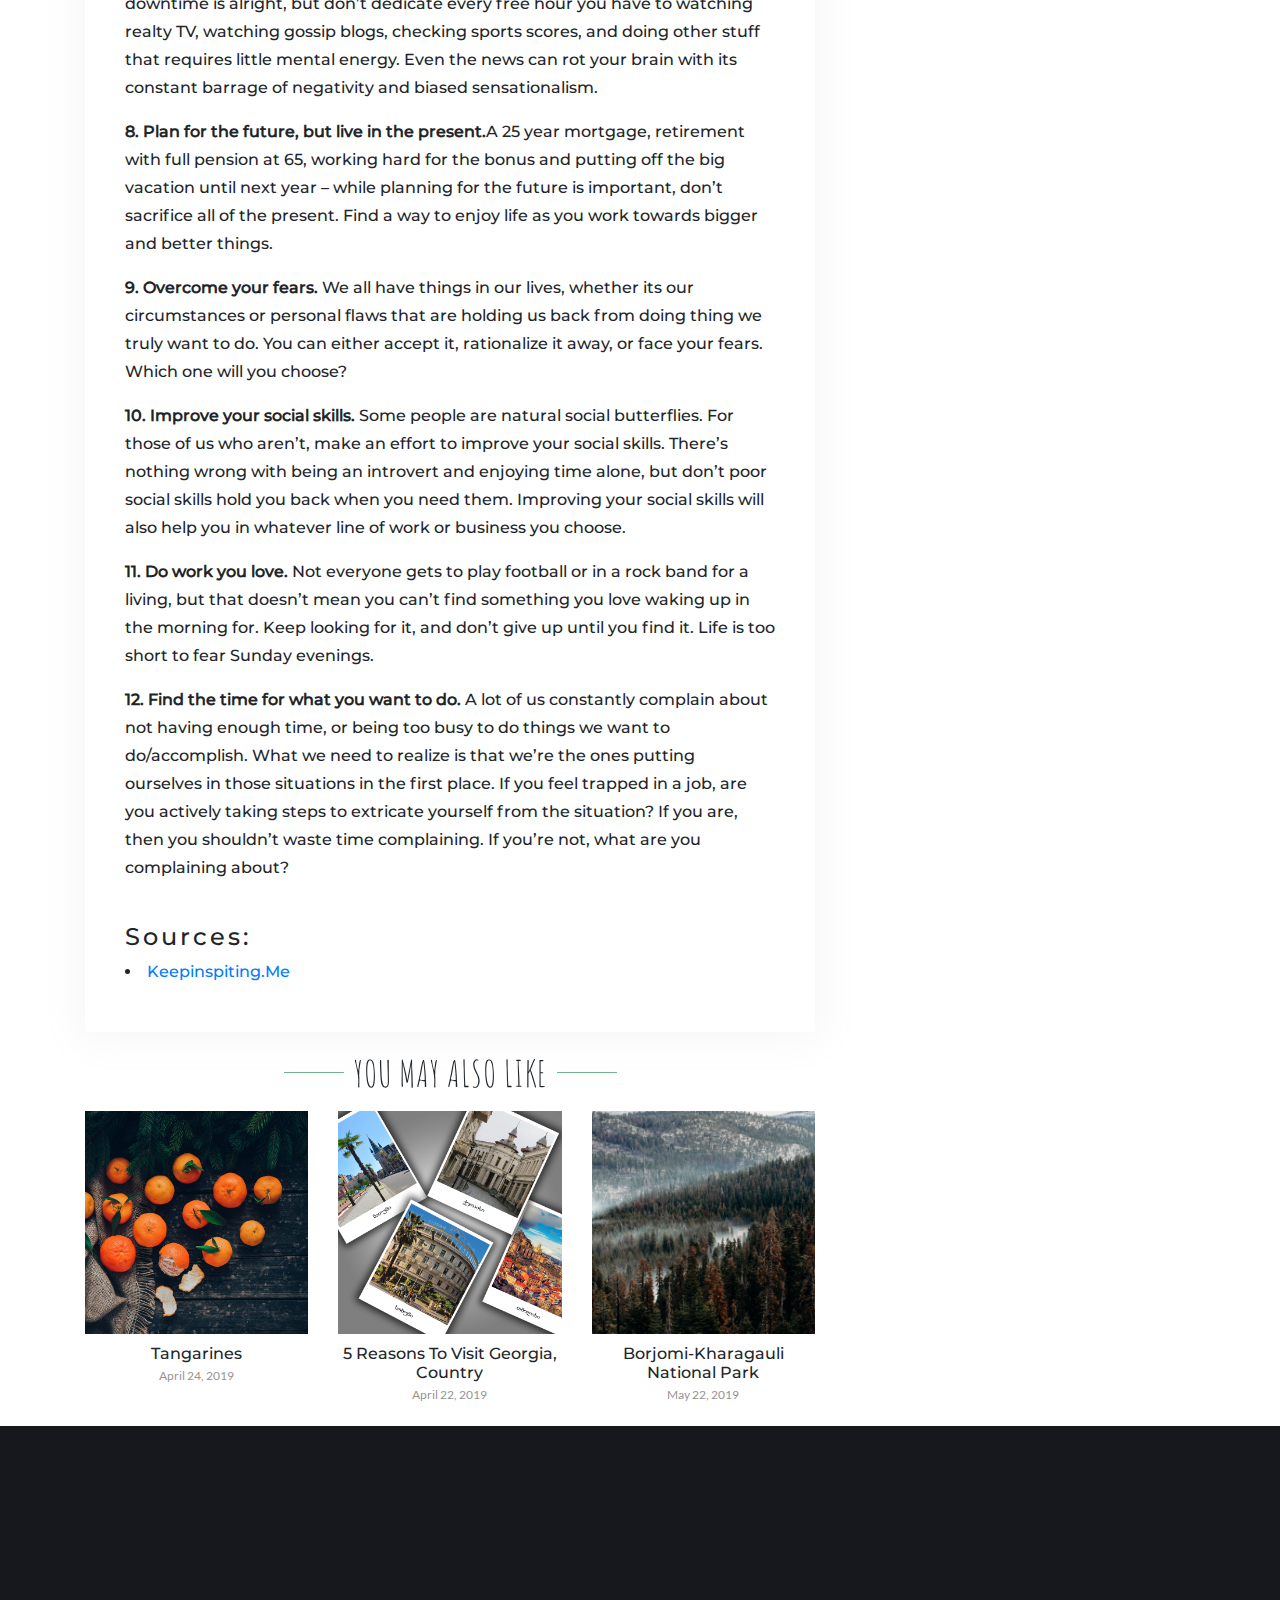
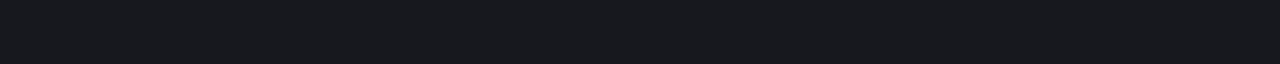
<file: innerPageInspiration.html>
<!DOCTYPE html>
<html lang="en">

<head>
  <meta charset="UTF-8">
  <meta name="viewport" content="width=device-width, initial-scale=1.0">
  <meta http-equiv="X-UA-Compatible" content="ie=edge">
  <title>Personal Blog</title>
  <link rel="icon" type="image/png" sizes="32x32" href="images/favicon-32x32.png">
  <link rel="stylesheet" type="text/css" href="css/reset.css">
  <link rel="stylesheet" type="text/css" href="css/bootstrap.min.css">
  <link rel="stylesheet" href="https://maxcdn.bootstrapcdn.com/font-awesome/4.7.0/css/font-awesome.min.css">
  <link rel="stylesheet" type="text/css" href="css/owl.carousel.min.css">
  <link rel="stylesheet" type="text/css" href="css/owl.theme.default.min.css">
  <link rel="stylesheet" type="text/css" href="css/animate.css">
  <link rel="stylesheet" type="text/css" href="css/fonts.css">
  <link rel="stylesheet" type="text/css" href="css/main.css">
</head>

<body>

  <div class="preloader">
    <div class="preloader-spinner">
      <div class="preloader_spinner-item">
        <div class="preloader_spinner-inner-item"></div>
        <div class="preloader_spinner-inner-item"></div>
        <div class="preloader_spinner-inner-item"></div>
        <div class="preloader_spinner-inner-item"></div>
        <div class="preloader_spinner-inner-item"></div>
        <div class="preloader_spinner-inner-item"></div>
        <div class="preloader_spinner-inner-item"></div>
        <div class="preloader_spinner-inner-item"></div>
      </div>
    </div>
  </div>

  <header class="header">
    <nav class="main-navigation">
      <div class="menu-icon">
        <i class="fa fa-bars fa-2x mobile-menu-opener"></i>
      </div>
      <h1 class="web_logo">
        <a href="index.html" class="web_logo-link">M</a>
      </h1>
      <ul class="main_menu" id="main_menu">
        <li class="main_menu-item"><a href="index.html" class="main_menu-item--link">Home</a></li>
        <li class="main_menu-item"><a href="about.html" class="main_menu-item--link">about</a></li>
        <li class="main_menu-item"><a href="travel.html" class="main_menu-item--link">Travel</a></li>
        <li class="main_menu-item"><a href="inspiration.html"
            class="main_menu-item--link main_menu-item--active">Inspiration</a></li>
        <li class="main_menu-item"><a href="creativity.html" class="main_menu-item--link">Creativity</a></li>
      </ul>
    </nav>
  </header>

  <main>
    <div class="container">
      <div class="row">
        <div class="col-12 col-md-8">
          <div class="blogPost_innerPage">
            <article class="blog__post">
              <div class="blog-post-wrapper">
                <div class="blog-post__info text-center">
                  <div>
                    <a href="inspiration.html"
                      class="categories-link text-uppercase blog-post__info-link">inspiration</a>
                  </div>
                  <h2 class="blog-post__title  wow flipInX">some Ways To Live Life To The Fullest</h2>
                  <div>
                    <span class="blog-post__info-link author">Author: Megi Akhalkatsi</span>
                    <span class="blog-post__info-link date">May 23, 2019</span>
                  </div>
                </div>
              </div>
              <div class="blog-post__image" style="background-image:url(images/live.jpg);"></div>
              <div class="blog-post-wrapper">
                <div class="blog-post__content">
                  <p>
                    The sad thing is that most people go through life having never really
                    experienced what life has to offer.
                    What you need to understand is that everything holding you to a life you don’t
                    want to live is a prison created by your own mind. That doesn’t mean you can
                    just wish yourself into a new life, but it does mean that you can actively work
                    towards living life to the fullest.
                  </p>

                  <h3 class="blog-post__content-title text-left">here are some ways to live life to
                    the fullest.</h3>
                  <p>
                    <strong> 1. Create a bucket list and start checking things off.</strong> You
                    will die one day, but
                    before you do, experience as much of this world as you can.
                  </p>
                  <p>
                    <strong>2. Set goals and write them down.</strong> Set goals by month, year, 5
                    year, and 10 year
                    periods. Know what you want to achieve for each stretch of your life, and make
                    sure to look back and see if you actually made the progress you wanted. This
                    list will constantly evolve and you won’t reach every one of your goals, but
                    writing your goals down will make it more likely that you will achieve them.
                  </p>
                  <p>
                    <strong>3. Don’t be jealous.</strong> Not because its morally wrong, but because
                    jealousy is a
                    destructive emotion. Its also a symptom that you’re not living your life to the
                    fullest – people who are fulfilled can celebrate other people’s success. People
                    who aren’t fulfilled fill up their emotional void through negative emotions.
                  </p>
                  <p>
                    <strong>4. It’s OK to fail.</strong> The only way to avoid failure is to not try
                    anything. Don’t
                    be afraid to fail…that’s how you succeed. Besides, it’s only really a failure if
                    you stop trying.
                  </p>
                  <p>
                    <strong>5. Change things.</strong> You can make a difference – once you stop
                    dismissing
                    yourself. Approach challenges with the mindset of “how am I going to accomplish
                    this?” instead of “what can I possibly do?”. But if you’re not actually going to
                    work to to change something, then see the point above. Time to put up or shut
                    up.
                  </p>
                  <p>
                    <strong>6. Take care of your body.</strong> Eat healthy when you can, get a good
                    night’s sleep,
                    and exercise. Your only connection with this world is through this fleshy meat
                    vehicle we call our bodies. Take good care of it.
                  </p>
                  <p>
                    <strong>7. Take care of your mind.</strong> Stop feeding it a constant stream of
                    junk. A little
                    downtime is alright, but don’t dedicate every free hour you have to watching
                    realty TV, watching gossip blogs, checking sports scores, and doing other stuff
                    that requires little mental energy. Even the news can rot your brain with its
                    constant barrage of negativity and biased sensationalism.
                  </p>
                  <p>
                    <strong>8. Plan for the future, but live in the present.</strong>A 25 year
                    mortgage, retirement with full pension at 65, working hard for the bonus and
                    putting off the big vacation until next year – while planning for the future is
                    important, don’t sacrifice all of the present. Find a way to enjoy life as you
                    work towards bigger and better things.
                  </p>
                  <p>
                    <strong>9. Overcome your fears. </strong> We all have things in our lives,
                    whether
                    its our
                    circumstances or personal flaws that are holding us back from doing thing we
                    truly want to do. You can either accept it, rationalize it away, or face your
                    fears. Which one will you choose?
                  </p>
                  <p>
                    <strong>10. Improve your social skills.</strong> Some people are natural social
                    butterflies. For
                    those of us who aren’t, make an effort to improve your social skills. There’s
                    nothing wrong with being an introvert and enjoying time alone, but don’t poor
                    social skills hold you back when you need them. Improving your social skills
                    will also help you in whatever line of work or business you choose.
                  </p>
                  <p>
                    <strong>11. Do work you love.</strong> Not everyone gets to play football or in
                    a
                    rock band for a
                    living, but that doesn’t mean you can’t find something you love waking up in the
                    morning for. Keep looking for it, and don’t give up until you find it. Life is
                    too short to fear Sunday evenings.
                  </p>
                  <p>
                    <strong>12. Find the time for what you want to do.</strong> A lot of us
                    constantly complain about not
                    having enough time, or being too busy to do things we want to do/accomplish.
                    What we need to realize is that we’re the ones putting ourselves in those
                    situations in the first place. If you feel trapped in a job, are you actively
                    taking steps to extricate yourself from the situation? If you are, then you
                    shouldn’t waste time complaining. If you’re not, what are you complaining about?
                  </p>
                </div>
              </div>
              <div class="blog-post-wrapper">
                <h3 class="blog-post__content-title sources-title text-left">Sources:</h3>
                <ul class="pb-5">
                  <li class="source_list-item"><a href="https://www.keepinspiring.me/how-to-live-life-to-the-fullest/"
                      class="source_list-item-link text-capitalize">keepinspiting.me</a>
                  </li>
                </ul>
              </div>
            </article>
            <div class="suggested__posts text-center">
              <h4 class="post-box-title mb-3">YOU MAY ALSO LIKE</h4>
              <div class="row">
                <div class="col-6 col-md">
                  <div class="blog-post__related-item">
                    <div class="photo-container">
                      <a href="InnerPageTangarines.html"><img src="images/4.jpg" alt=""
                          class="blog-post__related-item-img"></a>
                    </div>
                    <h4 class="blog-post__related-item-title">Tangarines</h4>
                    <span class="blog-post__info-link date">April 24, 2019</span>
                  </div>
                </div>
                <div class="col-6 col-md">
                  <div class="blog-post__related-item">
                    <div class="photo-container">
                      <a href="innerPageGeorgia.html"><img src="images/georgia.png" alt=""
                          class="blog-post__related-item-img"></a>
                    </div>
                    <h4 class="blog-post__related-item-title">5 Reasons To Visit Georgia, Country</h4>
                    <span class="blog-post__info-link date">April 22, 2019</span>
                  </div>
                </div>
                <div class="col-6 col-md">
                  <div class="blog-post__related-item">
                    <div class="photo-container">
                      <a href="innerPageBorjomi.html"><img src="images/1.jpg" alt=""
                          class="blog-post__related-item-img"></a>
                    </div>
                    <h4 class="blog-post__related-item-title">Borjomi-Kharagauli National Park</h4>
                    <span class="blog-post__info-link date">May 22, 2019</span>
                  </div>
                </div>
              </div>
            </div>
          </div>
        </div>
        <div class="col-12 col-md-4">
          <div class="sidebar sidebar-innerPage sticky-top">
            <aside class="about_widget">
              <h4 class="widget-title">
                <span class="widget-title--inner">about me</span>
              </h4>
              <div class="about_widget_img-bg">
                <div class="photo-container">
                  <img src="images/WPLG0248.jpg" alt="" class="about_widget_img">
                </div>
              </div>
              <h4 class="widget-title--secondary">
                Megi Akhalkatsi
              </h4>
              <p class="text-center mb-5">"I design and code beautifully simple things, and I love what I
                do."</p>
              <h4 class="widget-title">
                <span class="widget-title--inner">keep in touch</span>
              </h4>
              <div class="row">
                <div class="col-12 text-center">
                  <ul class="social-icons mt-3 mb-4">
                    <li class="list-inline-item sidebar__social_icon"><a href="mailto:megi.akhalkatsi@gmail.com"
                        class="sidebar__social_icon-link fa fa-google"></a></li>
                    <li class="list-inline-item sidebar__social_icon"><a href="https://www.facebook.com/megi.akhalkatsi"
                        class="sidebar__social_icon-link fa fa-facebook" target="_blank"></a>
                    </li>
                    <li class="list-inline-item sidebar__social_icon"><a href="https://twitter.com/AkhalkatsiMegi"
                        class="sidebar__social_icon-link fa fa-twitter" target="_blank"></a>
                    </li>
                    <li class="list-inline-item sidebar__social_icon"><a
                        href="https://www.instagram.com/megiakhalkatsi/"
                        class="sidebar__social_icon-link fa fa-instagram" target="_blank"></a>
                    </li>
                    <li class="list-inline-item sidebar__social_icon"><a href="https://github.com/megiakhalkatsi"
                        class="sidebar__social_icon-link fa fa-github" target="_blank"></a>
                    </li>
                  </ul>
                </div>
              </div>
              <h4 class="widget-title">
                <span class="widget-title--inner">recent posts</span>
              </h4>
              <div class="row sidebar__post">
                <div class="col-6">
                  <a href="innerPageWWDC.html"><img src="images/wwdc19-robot.png" alt="" class="sidebar__post-img"></a>
                </div>
                <div class="col-6">
                  <h4 class="blog-post__related-item-title"><a href="innerPageWWDC.html" class="sidebar__post-link">
                      WWDC - Apple WorldWide Developers Conference</a></h4>
                  <span class="blog-post__info-link date text-left p-0">June 7, 2019</span>
                </div>
              </div>
              <div class="row sidebar__post">
                <div class="col-6">
                  <a href="innerPageInspiration.html"><img src="images/live.jpg" alt="" class="sidebar__post-img"></a>
                </div>
                <div class="col-6">
                  <h4 class="blog-post__related-item-title"><a href="innerPageInspiration.html"
                      class="sidebar__post-link">Some Ways To Live Life To The Fullest</a></h4>
                  <span class="blog-post__info-link date text-left p-0">May 23, 2019</span>
                </div>
              </div>
              <div class="row sidebar__post">
                <div class="col-6">
                  <a href="innerPageBorjomi.html"><img src="images/1.jpg" alt="" class="sidebar__post-img"></a>
                </div>
                <div class="col-6">
                  <h4 class="blog-post__related-item-title"><a href="innerPageBorjomi.html"
                      class="sidebar__post-link">Borjomi-Kharagauli National Park</a></h4>
                  <span class="blog-post__info-link date text-left p-0">May 22, 2019</span>
                </div>
              </div>
              <div class="row sidebar__post">
                <div class="col-6">
                  <a href="innerPagePhotographers.html"><img src="images/ph1.jpg" alt="" class="sidebar__post-img"></a>
                </div>
                <div class="col-6">
                  <h4 class="blog-post__related-item-title"><a href="innerPagePhotographers.html"
                      class="sidebar__post-link">Most Famous Portrait Photographers In The
                      World</a></h4>
                  <span class="blog-post__info-link date text-left p-0">May 22, 2019</span>
                </div>
              </div>
              <div class="row sidebar__post">
                <div class="col-6">
                  <a href="innerPageFonts.html"><img src="images/google-fonts-cover.jpg" alt=""
                      class="sidebar__post-img"></a>
                </div>
                <div class="col-6">
                  <h4 class="blog-post__related-item-title"><a href="innerPageFonts.html" class="sidebar__post-link">5
                      Best Google Web Fonts</a></h4>
                  <span class="blog-post__info-link date text-left p-0">April 24, 2019</span>
                </div>
              </div>
            </aside>
          </div>
        </div>
      </div>
    </div>

  </main>

  <footer class="page_footer">
    <div class="container">
      <div class="row">
        <div class="col-12 text-center">
          <ul class="social-icons">
            <li class="list-inline-item wow rotateInDownLeft"><a href="mailto:megi.akhalkatsi@gmail.com"
                class="social_icon-link fa fa-google"></a></li>
            <li class="list-inline-item wow rotateInDownLeft"><a href="https://www.facebook.com/megi.akhalkatsi"
                class="social_icon-link fa fa-facebook" target="_blank"></a>
            </li>
            <li class="list-inline-item wow rotateInDownLeft"><a href="https://twitter.com/AkhalkatsiMegi"
                class="social_icon-link fa fa-twitter" target="_blank"></a>
            </li>
            <li class="list-inline-item wow rotateInDownLeft"><a href="https://www.instagram.com/megiakhalkatsi/"
                class="social_icon-link fa fa-instagram" target="_blank"></a>
            </li>
            <li class="list-inline-item wow rotateInDownLeft"><a href="https://github.com/megiakhalkatsi"
                class="social_icon-link fa fa-github" target="_blank"></a>
            </li>
          </ul>
        </div>
      </div>
      <div class="row">
        <div class="col-12 text-center pt-3 pb-3">
          <!-- <div>Copyrights &copy 2019. Personal Blog Template by Megi Akhalkatsi</div> -->
          <div class="wow slideInUp">&copy 2019 - Designed and Developed by Megi Akhalkatsi</div>
        </div>
      </div>
      <div class="row">
        <div class="col-12 text-center pt-3 pb-3 wow slideInUp">
          <a href="#" class="text-capitalize scrollToTop">back to top<span
              class="fa fa-arrow-up scrollToTopButton"></span></a>
        </div>
      </div>
    </div>
  </footer>


  <script src="js/jquery-3.3.1.min.js"></script>
  <script src="js/bootstrap.bundle.min.js"></script>
  <script src="js/owl.carousel.min.js"></script>
  <script src="js/parallax.min.js"></script>
  <script src="js/wow.min.js"></script>
  <script src="js/script.js"></script>

</body>

</html>
</file>
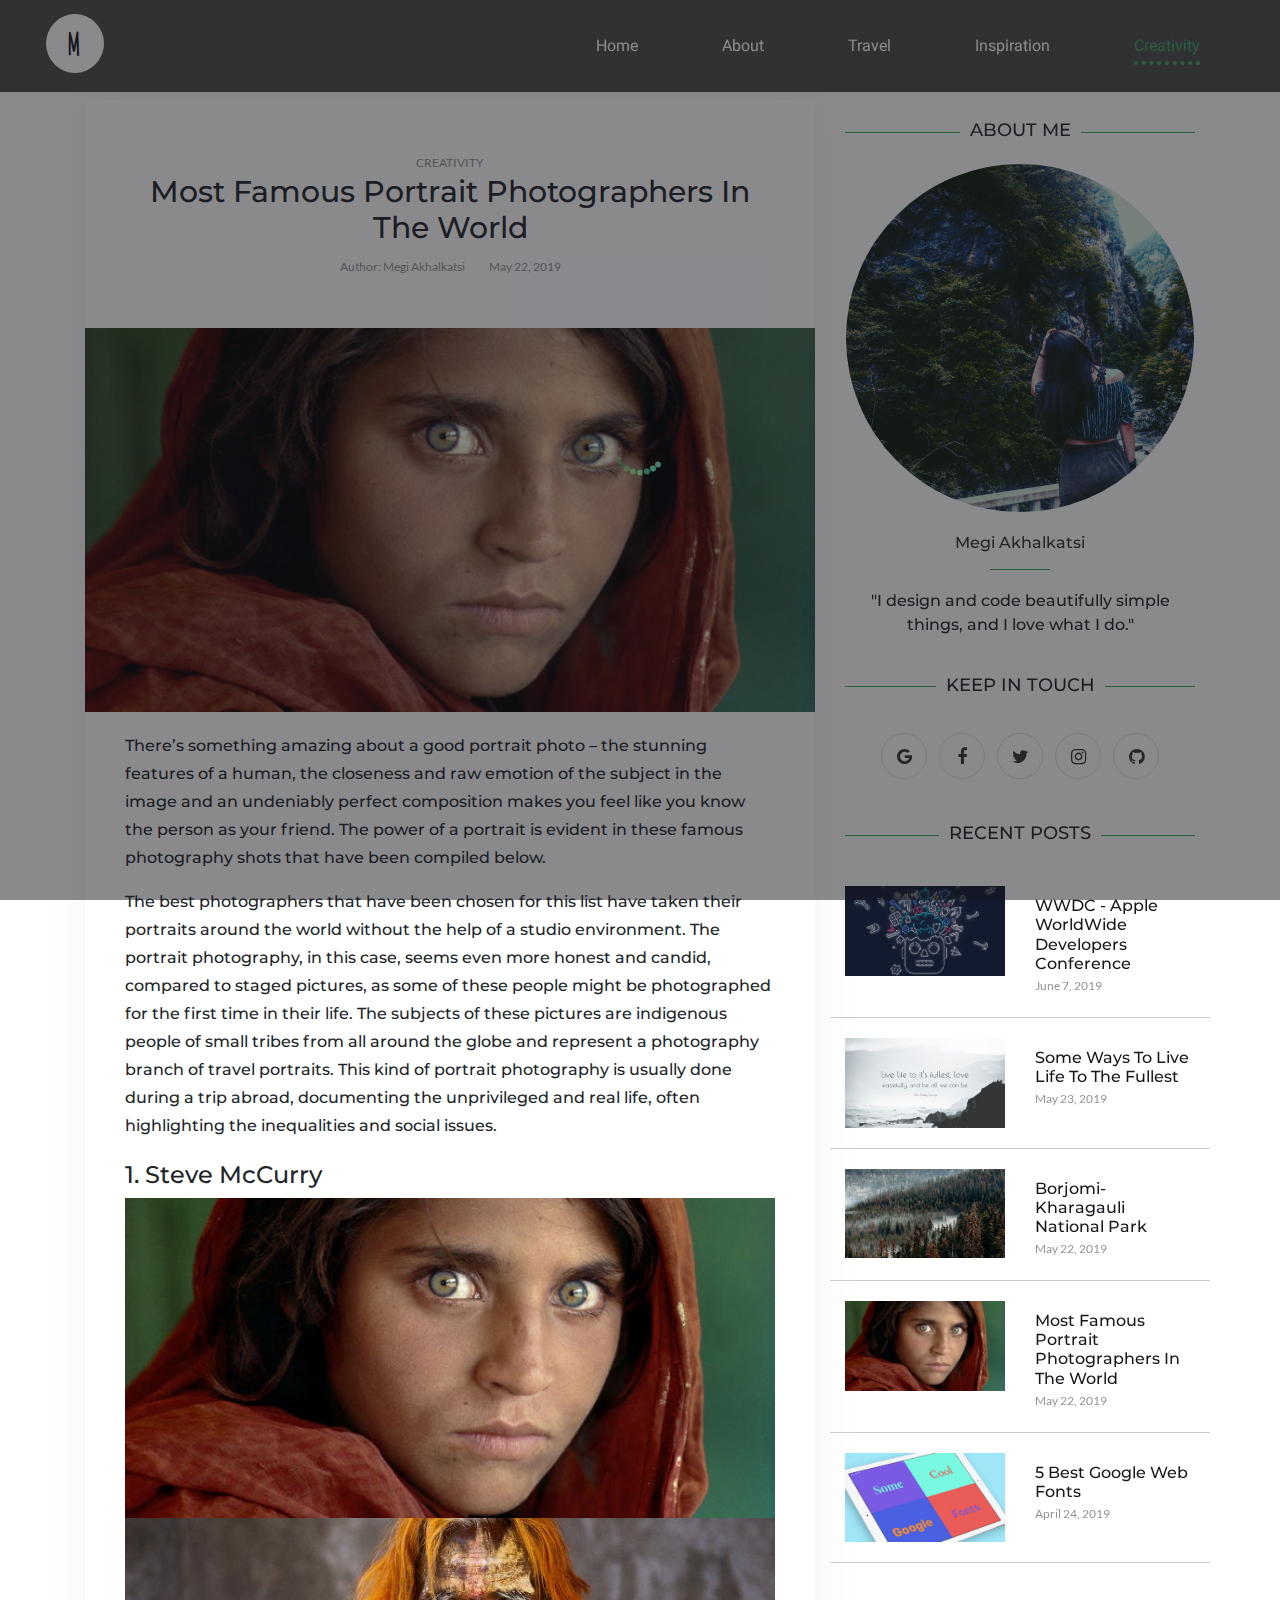
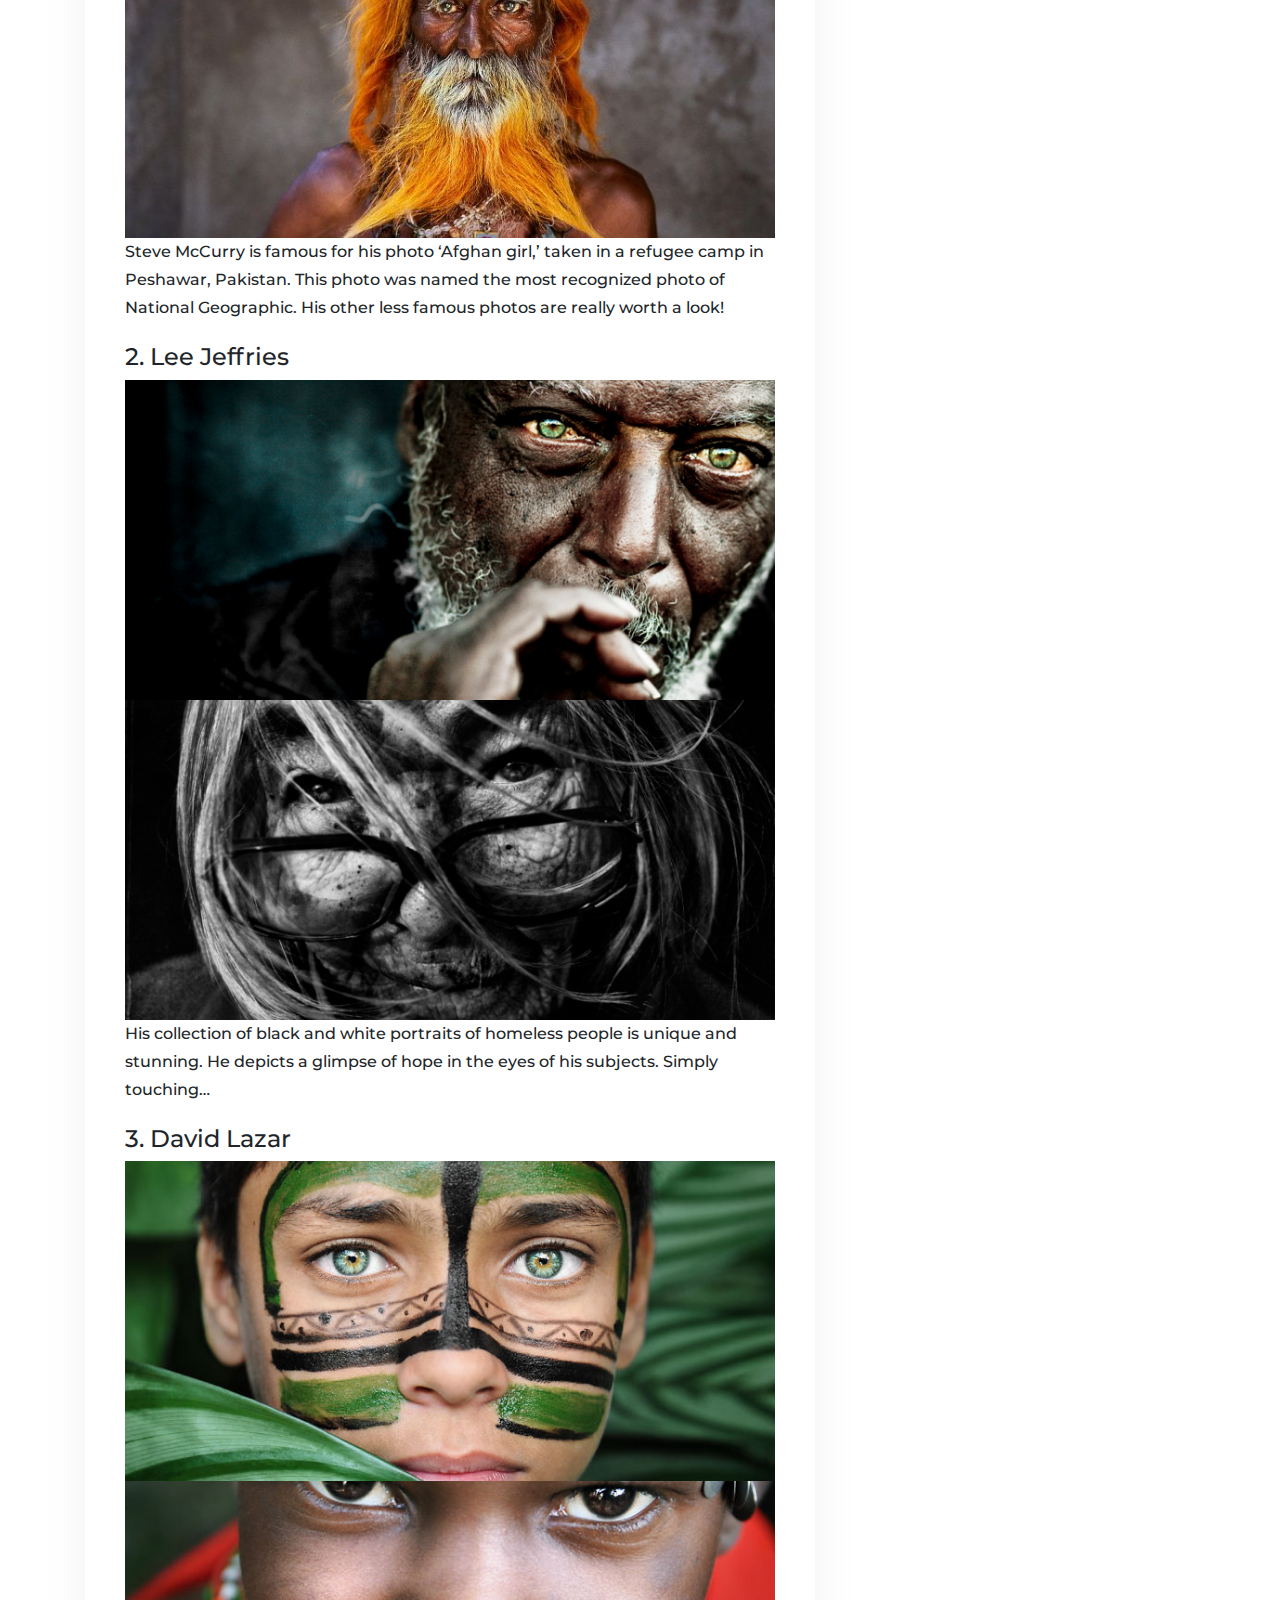
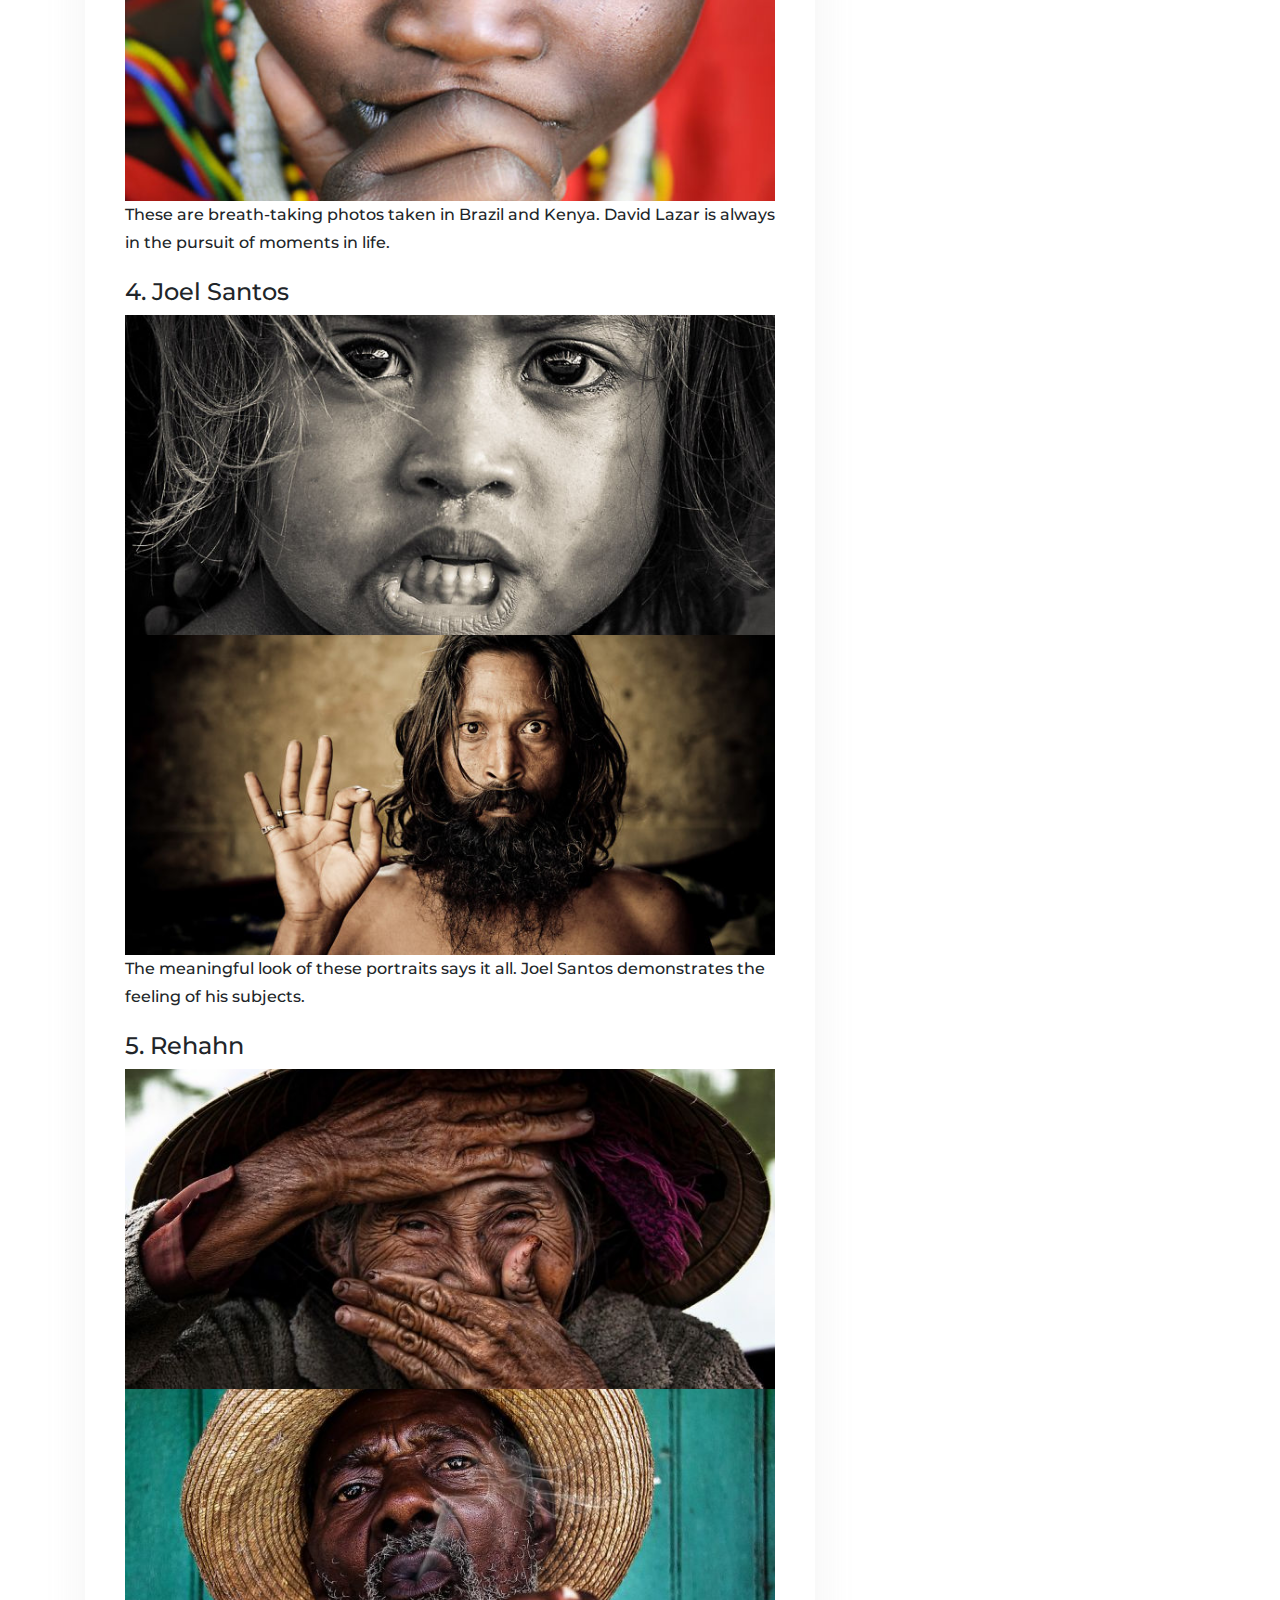
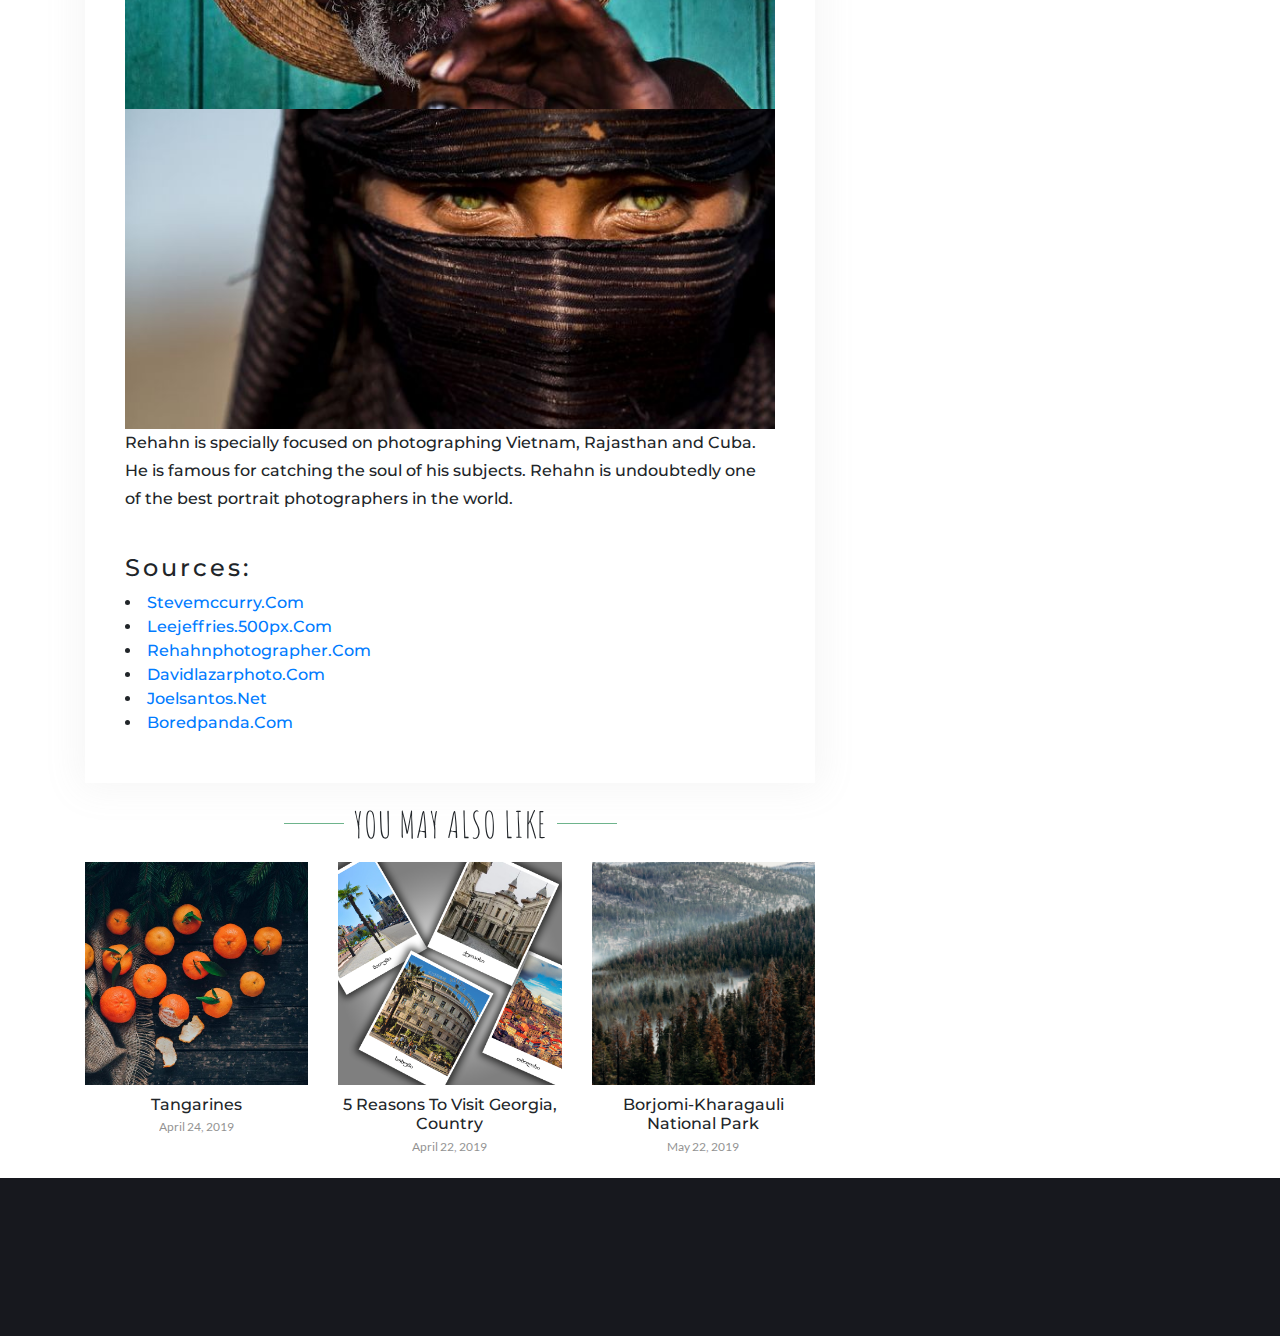
<file: innerPagePhotographers.html>
<!DOCTYPE html>
<html lang="en">

<head>
  <meta charset="UTF-8">
  <meta name="viewport" content="width=device-width, initial-scale=1.0">
  <meta http-equiv="X-UA-Compatible" content="ie=edge">
  <title>Personal Blog</title>
  <link rel="icon" type="image/png" sizes="32x32" href="images/favicon-32x32.png">
  <link rel="stylesheet" type="text/css" href="css/reset.css">
  <link rel="stylesheet" type="text/css" href="css/bootstrap.min.css">
  <link rel="stylesheet" href="https://maxcdn.bootstrapcdn.com/font-awesome/4.7.0/css/font-awesome.min.css">
  <link rel="stylesheet" type="text/css" href="css/owl.carousel.min.css">
  <link rel="stylesheet" type="text/css" href="css/owl.theme.default.min.css">
  <link rel="stylesheet" type="text/css" href="css/animate.css">
  <link rel="stylesheet" type="text/css" href="css/fonts.css">
  <link rel="stylesheet" type="text/css" href="css/main.css">
</head>

<body>

  <div class="preloader">
    <div class="preloader-spinner">
      <div class="preloader_spinner-item">
        <div class="preloader_spinner-inner-item"></div>
        <div class="preloader_spinner-inner-item"></div>
        <div class="preloader_spinner-inner-item"></div>
        <div class="preloader_spinner-inner-item"></div>
        <div class="preloader_spinner-inner-item"></div>
        <div class="preloader_spinner-inner-item"></div>
        <div class="preloader_spinner-inner-item"></div>
        <div class="preloader_spinner-inner-item"></div>
      </div>
    </div>
  </div>

  <header class="header">
    <nav class="main-navigation">
      <div class="menu-icon">
        <i class="fa fa-bars fa-2x mobile-menu-opener"></i>
      </div>
      <h1 class="web_logo">
        <a href="index.html" class="web_logo-link">M</a>
      </h1>
      <ul class="main_menu" id="main_menu">
        <li class="main_menu-item"><a href="index.html" class="main_menu-item--link">Home</a></li>
        <li class="main_menu-item"><a href="about.html" class="main_menu-item--link">about</a></li>
        <li class="main_menu-item"><a href="travel.html" class="main_menu-item--link">Travel</a></li>
        <li class="main_menu-item"><a href="inspiration.html" class="main_menu-item--link">Inspiration</a></li>
        <li class="main_menu-item"><a href="creativity.html"
            class="main_menu-item--link main_menu-item--active">Creativity</a></li>
      </ul>
    </nav>
  </header>

  <main>
    <div class="container">
      <div class="row">
        <div class="col-12 col-md-8">
          <div class="blogPost_innerPage">
            <article class="blog__post">
              <div class="blog-post-wrapper">
                <div class="blog-post__info text-center">
                  <div>
                    <a href="creativity.html" class="categories-link text-uppercase blog-post__info-link">creativity</a>
                  </div>
                  <h2 class="blog-post__title  wow flipInX">Most Famous Portrait Photographers In The
                    World</h2>
                  <div>
                    <span class="blog-post__info-link author">Author: Megi Akhalkatsi</span>
                    <span class="blog-post__info-link date">May 22, 2019</span>
                  </div>
                </div>
              </div>
              <div class="blog-post__image" style="background-image:url(images/ph1.jpg);">
              </div>
              <div class="blog-post-wrapper">
                <div class="blog-post__content">
                  <p>
                    There’s something amazing about a good portrait photo – the stunning features of
                    a human, the closeness and raw emotion of the subject in the image and an
                    undeniably perfect composition makes you feel like you know the person as your
                    friend. The power of a portrait is evident in these famous photography shots
                    that have been compiled below.
                  </p>
                  <p>
                    The best photographers that have been chosen for this list have taken their
                    portraits
                    around the world without the help of a studio environment. The portrait
                    photography, in this case, seems even more honest and candid, compared to staged
                    pictures, as some of these people might be photographed for the first time in
                    their life. The subjects of these pictures are indigenous people of small tribes
                    from all around the globe and represent a photography branch of travel
                    portraits. This kind of portrait photography is usually done during a trip
                    abroad, documenting the unprivileged and real life, often highlighting the
                    inequalities and social issues.
                  </p>

                  <h3 class="blog-post__content-title text-left">1. Steve McCurry</h3>
                  <div class="blog-post__content-img">
                    <img src="images/ph1.jpg" alt="" class="blog-post__content-imagefull">
                  </div>
                  <div class="blog-post__content-img">
                    <img src="images/ph2.jpg" alt="" class="blog-post__content-imagefull">
                  </div>
                  <p>
                    Steve McCurry is famous for his photo ‘Afghan girl,’ taken in a refugee camp in
                    Peshawar, Pakistan. This photo was named the most recognized photo of National
                    Geographic. His other less famous photos are really worth a look!
                  </p>
                  <h3 class="blog-post__content-title text-left">2. Lee Jeffries</h3>
                  <div class="blog-post__content-img">
                    <img src="images/ph3.png" alt="" class="blog-post__content-imagefull">
                  </div>
                  <div class="blog-post__content-img">
                    <img src="images/ph4.png" alt="" class="blog-post__content-imagefull">
                  </div>
                  <p>
                    His collection of black and white portraits of homeless people is unique and
                    stunning. He depicts a glimpse of hope in the eyes of his subjects. Simply
                    touching…
                  </p>
                  <h3 class="blog-post__content-title text-left">3. David Lazar</h3>
                  <div class="blog-post__content-img">
                    <img src="images/ph5.jpg" alt="" class="blog-post__content-imagefull">
                  </div>
                  <div class="blog-post__content-img">
                    <img src="images/ph7.jpg" alt="" class="blog-post__content-imagefull">
                  </div>
                  <p>
                    These are breath-taking photos taken in Brazil and Kenya. David
                    Lazar is always in the pursuit of moments in life.
                  </p>
                  <h3 class="blog-post__content-title text-left">4. Joel Santos</h3>
                  <div class="blog-post__content-img">
                    <img src="images/ph6.jpg" alt="" class="blog-post__content-imagefull">
                  </div>
                  <div class="blog-post__content-img">
                    <img src="images/ph8.jpg" alt="" class="blog-post__content-imagefull">
                  </div>
                  <p>
                    The meaningful look of these portraits says it all. Joel Santos demonstrates the
                    feeling of his subjects.
                  </p>
                  <h3 class="blog-post__content-title text-left">5. Rehahn</h3>
                  <div class="blog-post__content-img">
                    <img src="images/ph9.jpg" alt="" class="blog-post__content-imagefull">
                  </div>
                  <div class="blog-post__content-img">
                    <img src="images/ph10.jpg" alt="" class="blog-post__content-imagefull">
                  </div>
                  <div class="blog-post__content-img">
                    <img src="images/ph11.jpg" alt="" class="blog-post__content-imagefull">
                  </div>
                  <p>
                    Rehahn is specially focused on photographing Vietnam, Rajasthan and Cuba. He is
                    famous for catching the soul of his subjects. Rehahn is undoubtedly one of the
                    best portrait photographers in the world.
                  </p>
                </div>
              </div>
              <div class="blog-post-wrapper">
                <h3 class="blog-post__content-title sources-title text-left">Sources:</h3>
                <ul class="pb-5">
                  <li class="source_list-item"><a href="https://stevemccurry.com/"
                      class="source_list-item-link text-capitalize">stevemccurry.com</a>
                  </li>
                  <li class="source_list-item"><a href="https://500px.com/leejeffries"
                      class="source_list-item-link text-capitalize">leejeffries.500px.com</a>
                  </li>
                  <li class="source_list-item"><a href="http://rehahnphotographer.com/"
                      class="source_list-item-link text-capitalize">rehahnphotographer.com</a>
                  </li>
                  <li class="source_list-item"><a href="http://davidlazarphoto.com/"
                      class="source_list-item-link text-capitalize">davidlazarphoto.com</a>
                  </li>
                  <li class="source_list-item"><a href="http://joelsantos.net/"
                      class="source_list-item-link text-capitalize">joelsantos.net</a>
                  </li>
                  <li class="source_list-item"><a
                      href="https://www.boredpanda.com/top-10-photographers-for-travel-portraits/?utm_source=google&utm_medium=organic&utm_campaign=organic"
                      class="source_list-item-link text-capitalize">boredpanda.com</a>
                  </li>
                </ul>
              </div>
            </article>
            <div class="suggested__posts text-center">
              <h4 class="post-box-title mb-3">YOU MAY ALSO LIKE</h4>
              <div class="row">
                <div class="col-6 col-md">
                  <div class="blog-post__related-item">
                    <div class="photo-container">
                      <a href="InnerPageTangarines.html"><img src="images/4.jpg" alt=""
                          class="blog-post__related-item-img"></a>
                    </div>
                    <h4 class="blog-post__related-item-title">Tangarines</h4>
                    <span class="blog-post__info-link date">April 24, 2019</span>
                  </div>
                </div>
                <div class="col-6 col-md">
                  <div class="blog-post__related-item">
                    <div class="photo-container">
                      <a href="innerPageGeorgia.html"><img src="images/georgia.png" alt=""
                          class="blog-post__related-item-img"></a>
                    </div>
                    <h4 class="blog-post__related-item-title">5 Reasons To Visit Georgia, Country</h4>
                    <span class="blog-post__info-link date">April 22, 2019</span>
                  </div>
                </div>
                <div class="col-6 col-md">
                  <div class="blog-post__related-item">
                    <div class="photo-container">
                      <a href="innerPageBorjomi.html"><img src="images/1.jpg" alt=""
                          class="blog-post__related-item-img"></a>
                    </div>
                    <h4 class="blog-post__related-item-title">Borjomi-Kharagauli National Park</h4>
                    <span class="blog-post__info-link date">May 22, 2019</span>
                  </div>
                </div>
              </div>
            </div>
          </div>
        </div>
        <div class="col-12 col-md-4">
          <div class="sidebar sidebar-innerPage sticky-top">
            <aside class="about_widget">
              <h4 class="widget-title">
                <span class="widget-title--inner">about me</span>
              </h4>
              <div class="about_widget_img-bg">
                <div class="photo-container">
                  <img src="images/WPLG0248.jpg" alt="" class="about_widget_img">
                </div>
              </div>
              <h4 class="widget-title--secondary">
                Megi Akhalkatsi
              </h4>
              <p class="text-center mb-5">"I design and code beautifully simple things, and I love what I
                do."</p>
              <h4 class="widget-title">
                <span class="widget-title--inner">keep in touch</span>
              </h4>
              <div class="row">
                <div class="col-12 text-center">
                  <ul class="social-icons mt-3 mb-4">
                    <li class="list-inline-item sidebar__social_icon"><a href="mailto:megi.akhalkatsi@gmail.com"
                        class="sidebar__social_icon-link fa fa-google"></a></li>
                    <li class="list-inline-item sidebar__social_icon"><a href="https://www.facebook.com/megi.akhalkatsi"
                        class="sidebar__social_icon-link fa fa-facebook" target="_blank"></a>
                    </li>
                    <li class="list-inline-item sidebar__social_icon"><a href="https://twitter.com/AkhalkatsiMegi"
                        class="sidebar__social_icon-link fa fa-twitter" target="_blank"></a>
                    </li>
                    <li class="list-inline-item sidebar__social_icon"><a
                        href="https://www.instagram.com/megiakhalkatsi/"
                        class="sidebar__social_icon-link fa fa-instagram" target="_blank"></a>
                    </li>
                    <li class="list-inline-item sidebar__social_icon"><a href="https://github.com/megiakhalkatsi"
                        class="sidebar__social_icon-link fa fa-github" target="_blank"></a>
                    </li>
                  </ul>
                </div>
              </div>
              <h4 class="widget-title">
                <span class="widget-title--inner">recent posts</span>
              </h4>
              <div class="row sidebar__post">
                <div class="col-6">
                  <a href="innerPageWWDC.html"><img src="images/wwdc19-robot.png" alt="" class="sidebar__post-img"></a>
                </div>
                <div class="col-6">
                  <h4 class="blog-post__related-item-title"><a href="innerPageWWDC.html" class="sidebar__post-link">
                      WWDC - Apple WorldWide Developers Conference</a></h4>
                  <span class="blog-post__info-link date text-left p-0">June 7, 2019</span>
                </div>
              </div>
              <div class="row sidebar__post">
                <div class="col-6">
                  <a href="innerPageInspiration.html"><img src="images/live.jpg" alt="" class="sidebar__post-img"></a>
                </div>
                <div class="col-6">
                  <h4 class="blog-post__related-item-title"><a href="innerPageInspiration.html"
                      class="sidebar__post-link">Some Ways To Live Life To The Fullest</a></h4>
                  <span class="blog-post__info-link date text-left p-0">May 23, 2019</span>
                </div>
              </div>
              <div class="row sidebar__post">
                <div class="col-6">
                  <a href="innerPageBorjomi.html"><img src="images/1.jpg" alt="" class="sidebar__post-img"></a>
                </div>
                <div class="col-6">
                  <h4 class="blog-post__related-item-title"><a href="innerPageBorjomi.html"
                      class="sidebar__post-link">Borjomi-Kharagauli National Park</a></h4>
                  <span class="blog-post__info-link date text-left p-0">May 22, 2019</span>
                </div>
              </div>
              <div class="row sidebar__post">
                <div class="col-6">
                  <a href="innerPagePhotographers.html"><img src="images/ph1.jpg" alt="" class="sidebar__post-img"></a>
                </div>
                <div class="col-6">
                  <h4 class="blog-post__related-item-title"><a href="innerPagePhotographers.html"
                      class="sidebar__post-link">Most Famous Portrait Photographers In The World</a></h4>
                  <span class="blog-post__info-link date text-left p-0">May 22, 2019</span>
                </div>
              </div>
              <div class="row sidebar__post">
                <div class="col-6">
                  <a href="innerPageFonts.html"><img src="images/google-fonts-cover.jpg" alt=""
                      class="sidebar__post-img"></a>
                </div>
                <div class="col-6">
                  <h4 class="blog-post__related-item-title"><a href="innerPageFonts.html" class="sidebar__post-link">5
                      Best Google Web Fonts</a></h4>
                  <span class="blog-post__info-link date text-left p-0">April 24, 2019</span>
                </div>
              </div>
            </aside>
          </div>
        </div>
      </div>
    </div>

  </main>

  <footer class="page_footer">
    <div class="container">
      <div class="row">
        <div class="col-12 text-center">
          <ul class="social-icons">
            <li class="list-inline-item wow rotateInDownLeft"><a href="mailto:megi.akhalkatsi@gmail.com"
                class="social_icon-link fa fa-google"></a></li>
            <li class="list-inline-item wow rotateInDownLeft"><a href="https://www.facebook.com/megi.akhalkatsi"
                class="social_icon-link fa fa-facebook" target="_blank"></a>
            </li>
            <li class="list-inline-item wow rotateInDownLeft"><a href="https://twitter.com/AkhalkatsiMegi"
                class="social_icon-link fa fa-twitter" target="_blank"></a>
            </li>
            <li class="list-inline-item wow rotateInDownLeft"><a href="https://www.instagram.com/megiakhalkatsi/"
                class="social_icon-link fa fa-instagram" target="_blank"></a>
            </li>
            <li class="list-inline-item wow rotateInDownLeft"><a href="https://github.com/megiakhalkatsi"
                class="social_icon-link fa fa-github" target="_blank"></a>
            </li>
          </ul>
        </div>
      </div>
      <div class="row">
        <div class="col-12 text-center pt-3 pb-3">
          <!-- <div>Copyrights &copy 2019. Personal Blog Template by Megi Akhalkatsi</div> -->
          <div class="wow slideInUp">&copy 2019 - Designed and Developed by Megi Akhalkatsi</div>
        </div>
      </div>
      <div class="row">
        <div class="col-12 text-center pt-3 pb-3 wow slideInUp">
          <a href="#" class="text-capitalize scrollToTop">back to top<span
              class="fa fa-arrow-up scrollToTopButton"></span></a>
        </div>
      </div>
    </div>
  </footer>


  <script src="js/jquery-3.3.1.min.js"></script>
  <script src="js/bootstrap.bundle.min.js"></script>
  <script src="js/owl.carousel.min.js"></script>
  <script src="js/parallax.min.js"></script>
  <script src="js/wow.min.js"></script>
  <script src="js/script.js"></script>

</body>

</html>
</file>
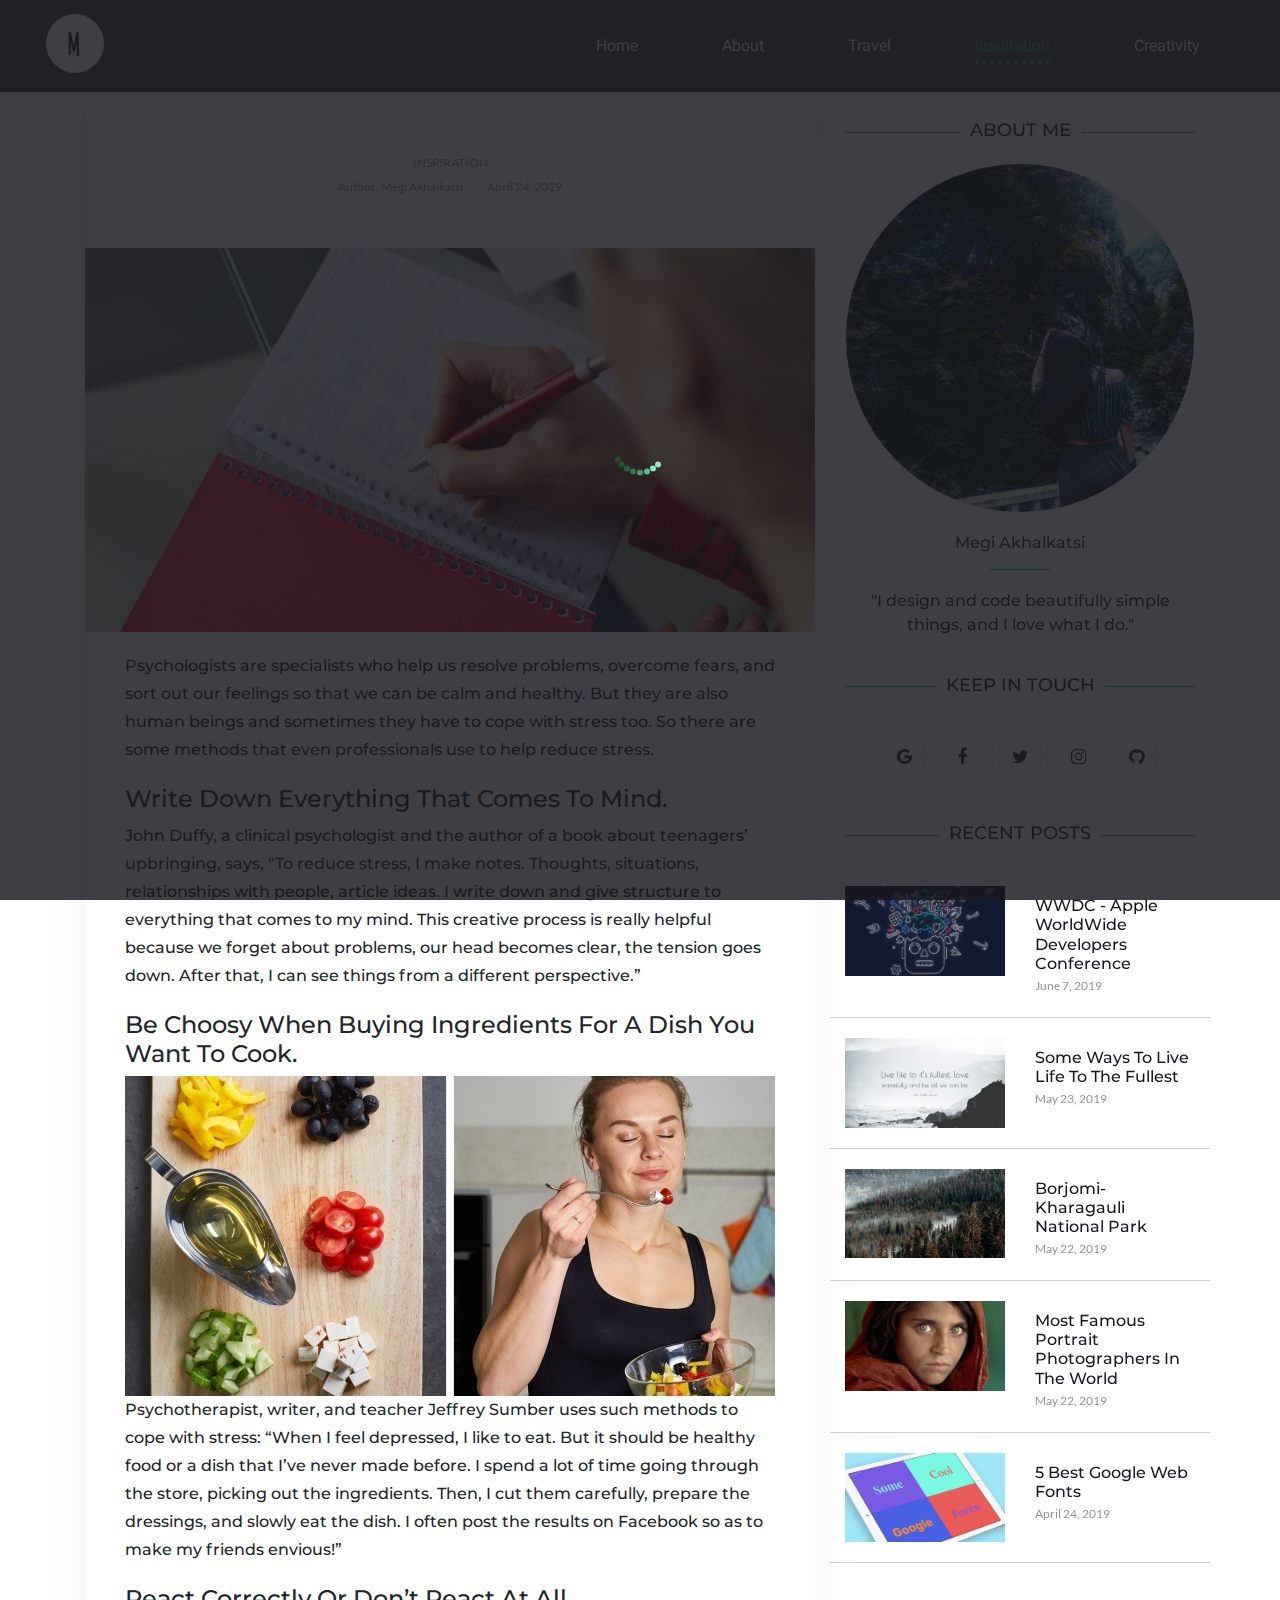
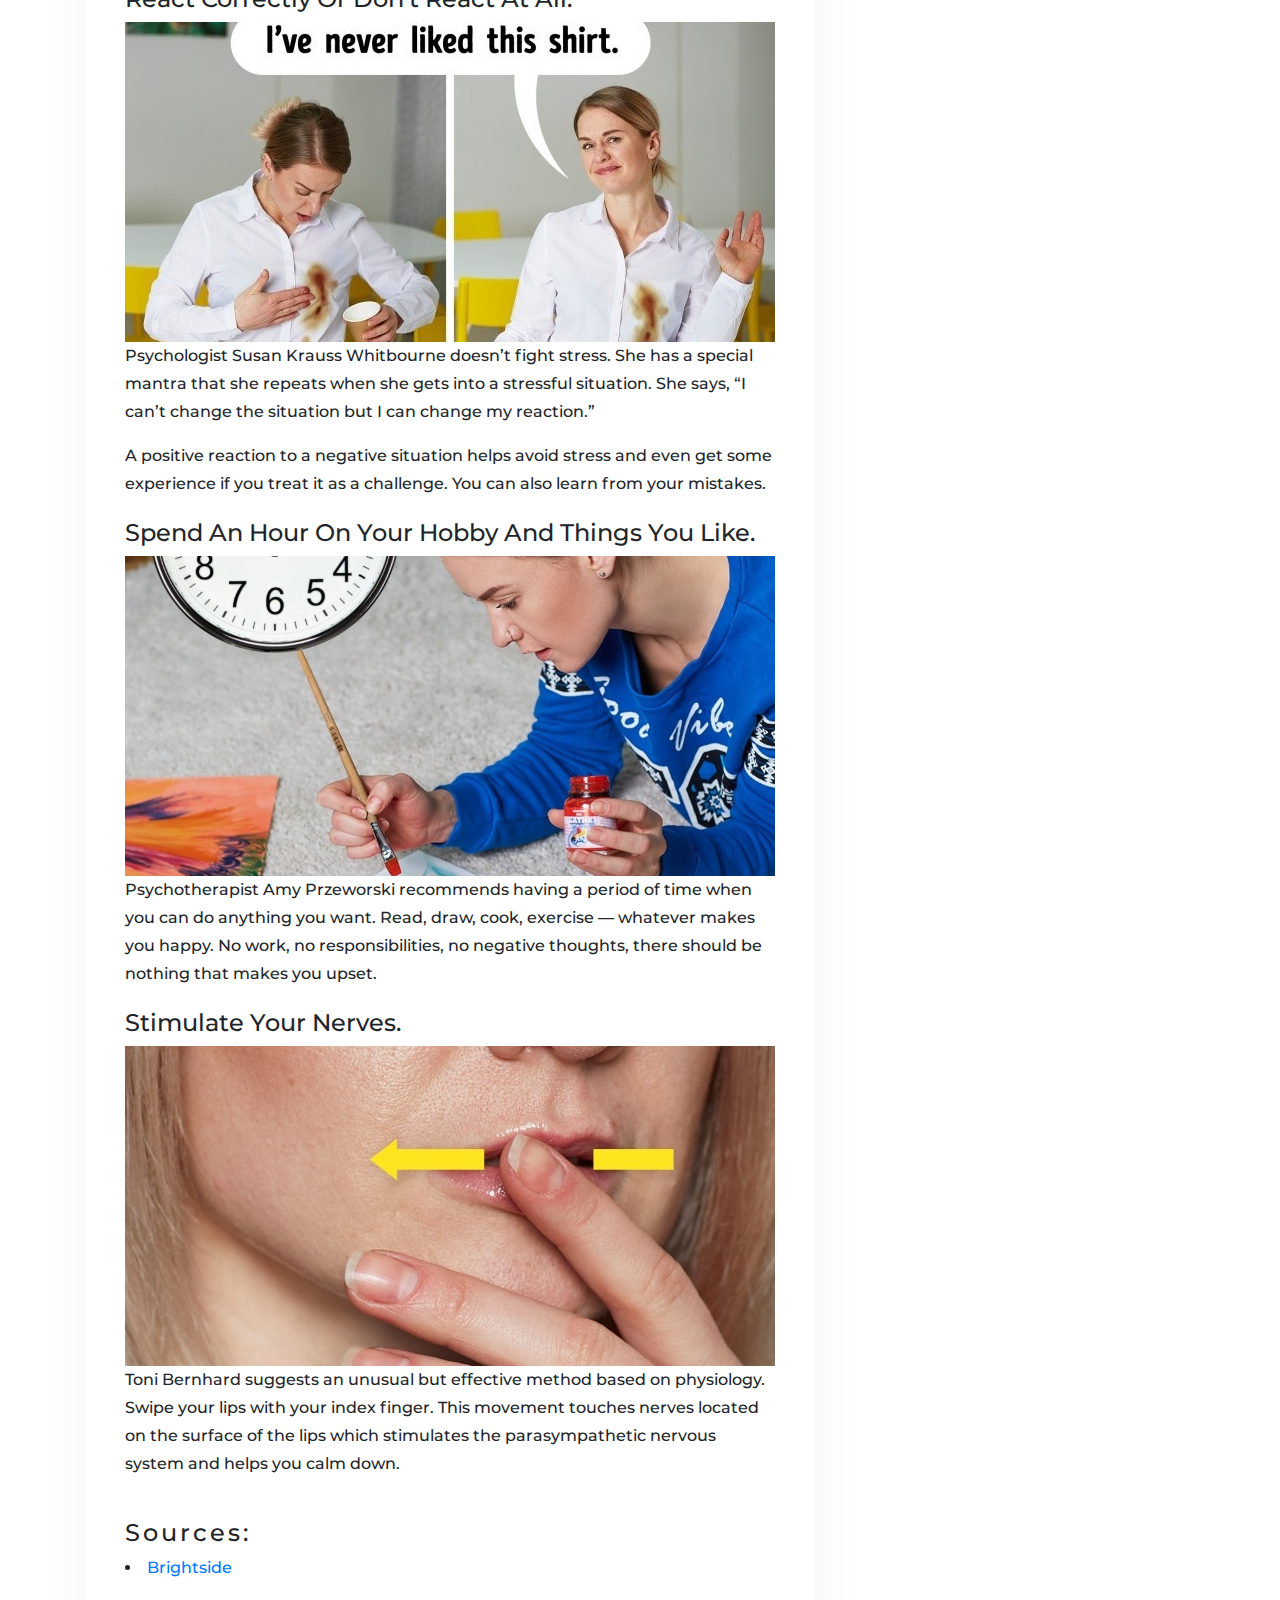
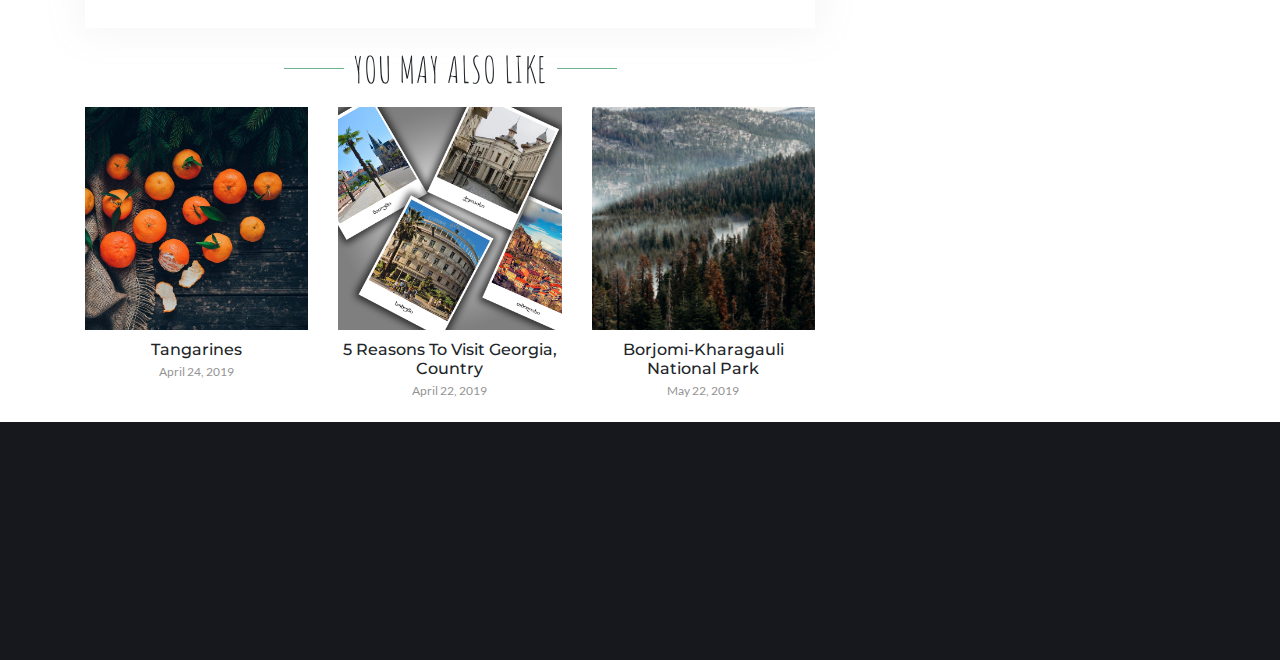
<file: innerPageStress.html>
<!DOCTYPE html>
<html lang="en">

<head>
  <meta charset="UTF-8">
  <meta name="viewport" content="width=device-width, initial-scale=1.0">
  <meta http-equiv="X-UA-Compatible" content="ie=edge">
  <title>Personal Blog</title>
  <link rel="icon" type="image/png" sizes="32x32" href="images/favicon-32x32.png">
  <link rel="stylesheet" type="text/css" href="css/reset.css">
  <link rel="stylesheet" type="text/css" href="css/bootstrap.min.css">
  <link rel="stylesheet" href="https://maxcdn.bootstrapcdn.com/font-awesome/4.7.0/css/font-awesome.min.css">
  <link rel="stylesheet" type="text/css" href="css/owl.carousel.min.css">
  <link rel="stylesheet" type="text/css" href="css/owl.theme.default.min.css">
  <link rel="stylesheet" type="text/css" href="css/animate.css">
  <link rel="stylesheet" type="text/css" href="css/fonts.css">
  <link rel="stylesheet" type="text/css" href="css/main.css">
</head>

<body>

  <div class="preloader">
    <div class="preloader-spinner">
      <div class="preloader_spinner-item">
        <div class="preloader_spinner-inner-item"></div>
        <div class="preloader_spinner-inner-item"></div>
        <div class="preloader_spinner-inner-item"></div>
        <div class="preloader_spinner-inner-item"></div>
        <div class="preloader_spinner-inner-item"></div>
        <div class="preloader_spinner-inner-item"></div>
        <div class="preloader_spinner-inner-item"></div>
        <div class="preloader_spinner-inner-item"></div>
      </div>
    </div>
  </div>

  <header class="header">
    <nav class="main-navigation">
      <div class="menu-icon">
        <i class="fa fa-bars fa-2x mobile-menu-opener"></i>
      </div>
      <h1 class="web_logo">
        <a href="index.html" class="web_logo-link">M</a>
      </h1>
      <ul class="main_menu" id="main_menu">
        <li class="main_menu-item"><a href="index.html" class="main_menu-item--link">Home</a></li>
        <li class="main_menu-item"><a href="about.html" class="main_menu-item--link">about</a></li>
        <li class="main_menu-item"><a href="travel.html" class="main_menu-item--link">Travel</a></li>
        <li class="main_menu-item"><a href="inspiration.html"
            class="main_menu-item--link main_menu-item--active">Inspiration</a></li>
        <li class="main_menu-item"><a href="creativity.html" class="main_menu-item--link">Creativity</a></li>
      </ul>
    </nav>
  </header>

  <main>
    <div class="container">
      <div class="row">
        <div class="col-12 col-md-8">
          <div class="blogPost_innerPage">
            <article class="blog__post">
              <div class="blog-post-wrapper">
                <div class="blog-post__info text-center">
                  <div>
                    <a href="inspiration.html"
                      class="categories-link text-uppercase blog-post__info-link">inspiration</a>
                  </div>
                  <h2 class="blog-post__title  wow flipInX">5 Methods That Psychologists Use to Get
                    Rid of Stress</h2>
                  <div>
                    <span class="blog-post__info-link author">Author: Megi Akhalkatsi</span>
                    <span class="blog-post__info-link date">April 24, 2019</span>
                  </div>
                </div>
              </div>
              <div class="blog-post__image" style="background-image:url(images/writedown.jpg);"></div>
              <div class="blog-post-wrapper">
                <div class="blog-post__content">
                  <p>
                    Psychologists are specialists who help us resolve problems, overcome fears, and
                    sort out our feelings so that we can be calm and healthy. But they are also
                    human beings and sometimes they have to cope with stress too. So there are some
                    methods that even professionals use to help reduce stress.
                  </p>

                  <h3 class="blog-post__content-title text-left">Write down everything that comes to
                    mind.</h3>

                  <p>
                    John Duffy, a clinical psychologist and the author of a book about teenagers’
                    upbringing, says, “To reduce stress, I make notes. Thoughts, situations,
                    relationships with people, article ideas. I write down and give structure to
                    everything that comes to my mind. This creative process is really helpful
                    because we forget about problems, our head becomes clear, the tension goes down.
                    After that, I can see things from a different perspective.”
                  </p>

                  <h3 class="blog-post__content-title text-left">Be choosy when buying ingredients for
                    a dish you want to cook.</h3>
                  <div class="blog-post__content-img">
                    <img src="images/ingredients.jpg" alt="" class="blog-post__content-imagefull">
                  </div>

                  <p>
                    Psychotherapist, writer, and teacher Jeffrey Sumber uses such methods to cope
                    with stress:

                    “When I feel depressed, I like to eat. But it should be healthy food or a dish
                    that I’ve never made before. I spend a lot of time going through the store,
                    picking out the ingredients. Then, I cut them carefully, prepare the dressings,
                    and slowly eat the dish. I often post the results on Facebook so as to make my
                    friends envious!”
                  </p>

                  <h3 class="blog-post__content-title text-left">React correctly or don’t react at
                    all.</h3>
                  <div class="blog-post__content-img">
                    <img src="images/reaction.jpg" alt="" class="blog-post__content-imagefull">
                  </div>

                  <p>
                    Psychologist Susan Krauss Whitbourne doesn’t fight stress. She has a special
                    mantra that she repeats when she gets into a stressful situation. She says, “I
                    can’t change the situation but I can change my reaction.”
                  </p>
                  <p>
                    A positive reaction to a negative situation helps avoid stress and even get some
                    experience if you treat it as a challenge. You can also learn from your
                    mistakes.
                  </p>

                  <h3 class="blog-post__content-title text-left">Spend an hour on your hobby and
                    things you like.
                  </h3>
                  <div class="blog-post__content-img">
                    <img src="images/hobby.jpg" alt="" class="blog-post__content-imagefull">
                  </div>
                  <p>
                    Psychotherapist Amy Przeworski recommends having a period of time when you can
                    do anything you want. Read, draw, cook, exercise — whatever makes you happy. No
                    work, no responsibilities, no negative thoughts, there should be nothing that
                    makes you upset.
                  </p>

                  <h3 class="blog-post__content-title text-left">Stimulate your nerves.
                  </h3>
                  <div class="blog-post__content-img">
                    <img src="images/nerves.jpg" alt="" class="blog-post__content-imagefull">
                  </div>
                  <p>
                    Toni Bernhard suggests an unusual but effective method based on physiology.
                    Swipe your lips with your index finger. This movement touches nerves located on
                    the surface of the lips which stimulates the parasympathetic nervous system and
                    helps you calm down.
                  </p>
                </div>
              </div>
              <div class="blog-post-wrapper">
                <h3 class="blog-post__content-title sources-title text-left">Sources:</h3>
                <ul class="pb-5">
                  <li class="source_list-item"><a
                      href="https://brightside.me/inspiration-psychology/8-methods-to-get-rid-of-stress-that-even-psychologists-use-447060/"
                      class="source_list-item-link text-capitalize">brightside</a>
                  </li>
                </ul>
              </div>
            </article>
            <div class="suggested__posts text-center">
              <h4 class="post-box-title mb-3">YOU MAY ALSO LIKE</h4>
              <div class="row">
                <div class="col-6 col-md">
                  <div class="blog-post__related-item">
                    <div class="photo-container">
                      <a href="InnerPageTangarines.html"><img src="images/4.jpg" alt=""
                          class="blog-post__related-item-img"></a>
                    </div>
                    <h4 class="blog-post__related-item-title">Tangarines</h4>
                    <span class="blog-post__info-link date">April 24, 2019</span>
                  </div>
                </div>
                <div class="col-6 col-md">
                  <div class="blog-post__related-item">
                    <div class="photo-container">
                      <a href="innerPageGeorgia.html"><img src="images/georgia.png" alt=""
                          class="blog-post__related-item-img"></a>
                    </div>
                    <h4 class="blog-post__related-item-title">5 Reasons To Visit Georgia, Country</h4>
                    <span class="blog-post__info-link date">April 22, 2019</span>
                  </div>
                </div>
                <div class="col-6 col-md">
                  <div class="blog-post__related-item">
                    <div class="photo-container">
                      <a href="innerPageBorjomi.html"><img src="images/1.jpg" alt=""
                          class="blog-post__related-item-img"></a>
                    </div>
                    <h4 class="blog-post__related-item-title">Borjomi-Kharagauli National Park</h4>
                    <span class="blog-post__info-link date">May 22, 2019</span>
                  </div>
                </div>
              </div>
            </div>
          </div>
        </div>
        <div class="col-12 col-md-4">
          <div class="sidebar sidebar-innerPage sticky-top">
            <aside class="about_widget">
              <h4 class="widget-title">
                <span class="widget-title--inner">about me</span>
              </h4>
              <div class="about_widget_img-bg">
                <div class="photo-container">
                  <img src="images/WPLG0248.jpg" alt="" class="about_widget_img">
                </div>
              </div>
              <h4 class="widget-title--secondary">
                Megi Akhalkatsi
              </h4>
              <p class="text-center mb-5">"I design and code beautifully simple things, and I love what I
                do."</p>
              <h4 class="widget-title">
                <span class="widget-title--inner">keep in touch</span>
              </h4>
              <div class="row">
                <div class="col-12 text-center">
                  <ul class="social-icons mt-3 mb-4">
                    <li class="list-inline-item sidebar__social_icon"><a href="mailto:megi.akhalkatsi@gmail.com"
                        class="sidebar__social_icon-link fa fa-google"></a></li>
                    <li class="list-inline-item sidebar__social_icon"><a href="https://www.facebook.com/megi.akhalkatsi"
                        class="sidebar__social_icon-link fa fa-facebook" target="_blank"></a>
                    </li>
                    <li class="list-inline-item sidebar__social_icon"><a href="https://twitter.com/AkhalkatsiMegi"
                        class="sidebar__social_icon-link fa fa-twitter" target="_blank"></a>
                    </li>
                    <li class="list-inline-item sidebar__social_icon"><a
                        href="https://www.instagram.com/megiakhalkatsi/"
                        class="sidebar__social_icon-link fa fa-instagram" target="_blank"></a>
                    </li>
                    <li class="list-inline-item sidebar__social_icon"><a href="https://github.com/megiakhalkatsi"
                        class="sidebar__social_icon-link fa fa-github" target="_blank"></a>
                    </li>
                  </ul>
                </div>
              </div>
              <h4 class="widget-title">
                <span class="widget-title--inner">recent posts</span>
              </h4>
              <div class="row sidebar__post">
                <div class="col-6">
                  <a href="innerPageWWDC.html"><img src="images/wwdc19-robot.png" alt="" class="sidebar__post-img"></a>
                </div>
                <div class="col-6">
                  <h4 class="blog-post__related-item-title"><a href="innerPageWWDC.html" class="sidebar__post-link">
                      WWDC - Apple WorldWide Developers Conference</a></h4>
                  <span class="blog-post__info-link date text-left p-0">June 7, 2019</span>
                </div>
              </div>
              <div class="row sidebar__post">
                <div class="col-6">
                  <a href="innerPageInspiration.html"><img src="images/live.jpg" alt="" class="sidebar__post-img"></a>
                </div>
                <div class="col-6">
                  <h4 class="blog-post__related-item-title"><a href="innerPageInspiration.html"
                      class="sidebar__post-link">Some Ways To Live Life To The Fullest</a></h4>
                  <span class="blog-post__info-link date text-left p-0">May 23, 2019</span>
                </div>
              </div>
              <div class="row sidebar__post">
                <div class="col-6">
                  <a href="innerPageBorjomi.html"><img src="images/1.jpg" alt="" class="sidebar__post-img"></a>
                </div>
                <div class="col-6">
                  <h4 class="blog-post__related-item-title"><a href="innerPageBorjomi.html"
                      class="sidebar__post-link">Borjomi-Kharagauli National Park</a></h4>
                  <span class="blog-post__info-link date text-left p-0">May 22, 2019</span>
                </div>
              </div>
              <div class="row sidebar__post">
                <div class="col-6">
                  <a href="innerPagePhotographers.html"><img src="images/ph1.jpg" alt="" class="sidebar__post-img"></a>
                </div>
                <div class="col-6">
                  <h4 class="blog-post__related-item-title"><a href="innerPagePhotographers.html"
                      class="sidebar__post-link">Most Famous Portrait Photographers In The World</a></h4>
                  <span class="blog-post__info-link date text-left p-0">May 22, 2019</span>
                </div>
              </div>
              <div class="row sidebar__post">
                <div class="col-6">
                  <a href="innerPageFonts.html"><img src="images/google-fonts-cover.jpg" alt=""
                      class="sidebar__post-img"></a>
                </div>
                <div class="col-6">
                  <h4 class="blog-post__related-item-title"><a href="innerPageFonts.html" class="sidebar__post-link">5
                      Best Google Web Fonts</a></h4>
                  <span class="blog-post__info-link date text-left p-0">April 24, 2019</span>
                </div>
              </div>
            </aside>
          </div>
        </div>
      </div>
    </div>

  </main>

  <footer class="page_footer">
    <div class="container">
      <div class="row">
        <div class="col-12 text-center">
          <ul class="social-icons">
            <li class="list-inline-item wow rotateInDownLeft"><a href="mailto:megi.akhalkatsi@gmail.com"
                class="social_icon-link fa fa-google"></a></li>
            <li class="list-inline-item wow rotateInDownLeft"><a href="https://www.facebook.com/megi.akhalkatsi"
                class="social_icon-link fa fa-facebook" target="_blank"></a>
            </li>
            <li class="list-inline-item wow rotateInDownLeft"><a href="https://twitter.com/AkhalkatsiMegi"
                class="social_icon-link fa fa-twitter" target="_blank"></a>
            </li>
            <li class="list-inline-item wow rotateInDownLeft"><a href="https://www.instagram.com/megiakhalkatsi/"
                class="social_icon-link fa fa-instagram" target="_blank"></a>
            </li>
            <li class="list-inline-item wow rotateInDownLeft"><a href="https://github.com/megiakhalkatsi"
                class="social_icon-link fa fa-github" target="_blank"></a>
            </li>
          </ul>
        </div>
      </div>
      <div class="row">
        <div class="col-12 text-center pt-3 pb-3">
          <!-- <div>Copyrights &copy 2019. Personal Blog Template by Megi Akhalkatsi</div> -->
          <div class="wow slideInUp">&copy 2019 - Designed and Developed by Megi Akhalkatsi</div>
        </div>
      </div>
      <div class="row">
        <div class="col-12 text-center pt-3 pb-3 wow slideInUp">
          <a href="#" class="text-capitalize scrollToTop">back to top<span
              class="fa fa-arrow-up scrollToTopButton"></span></a>
        </div>
      </div>
    </div>
  </footer>


  <script src="js/jquery-3.3.1.min.js"></script>
  <script src="js/bootstrap.bundle.min.js"></script>
  <script src="js/owl.carousel.min.js"></script>
  <script src="js/parallax.min.js"></script>
  <script src="js/wow.min.js"></script>
  <script src="js/script.js"></script>

</body>

</html>
</file>
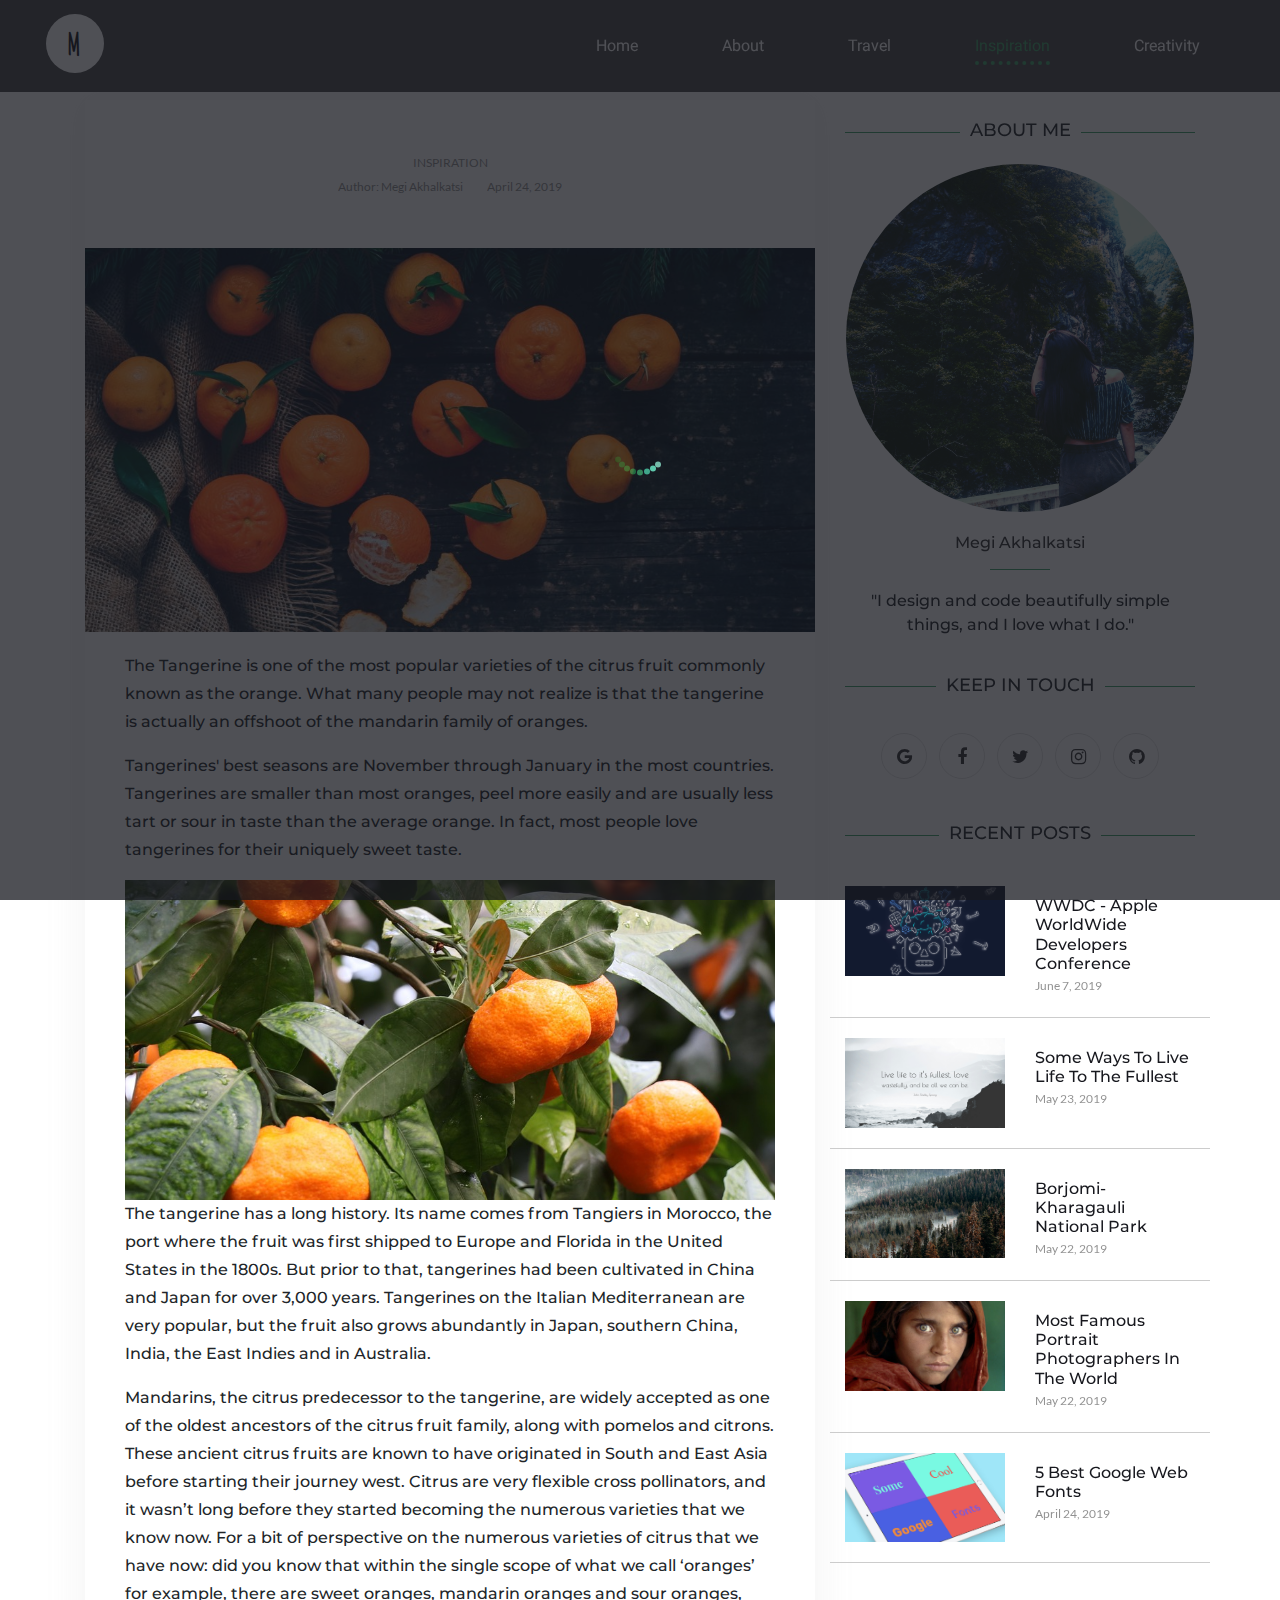
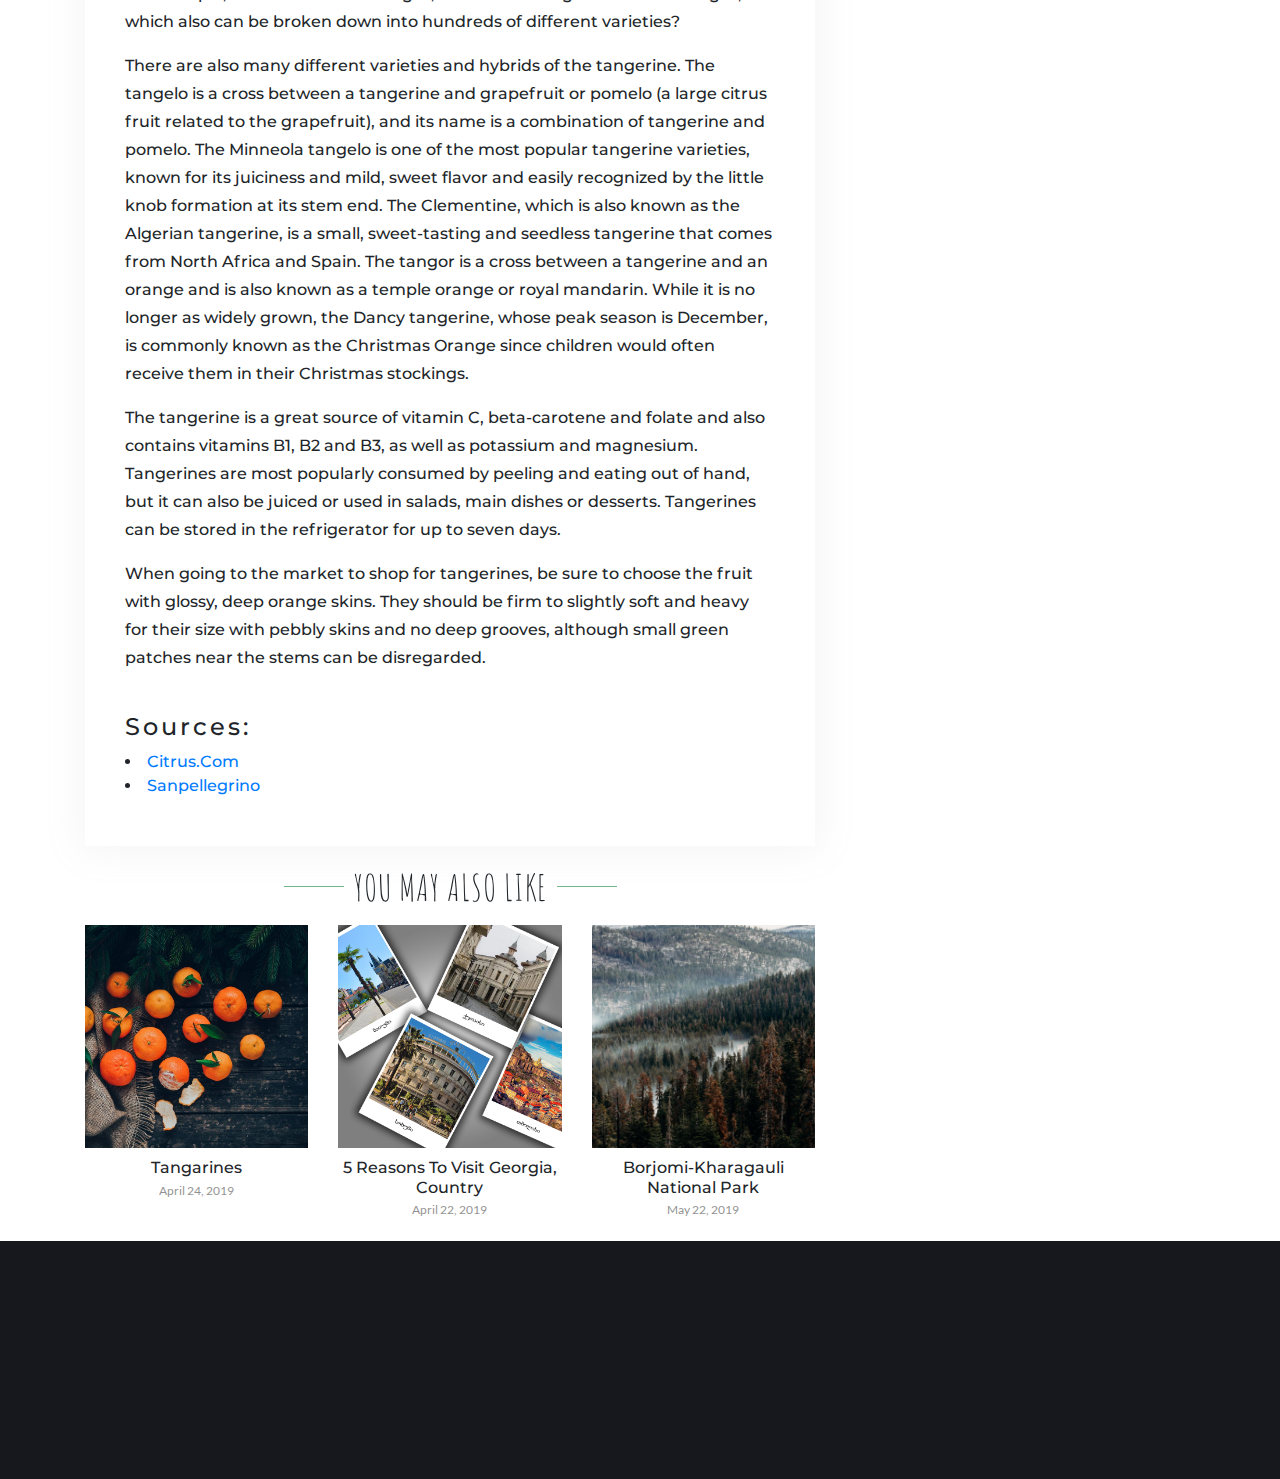
<file: InnerPageTangarines.html>
<!DOCTYPE html>
<html lang="en">

<head>
  <meta charset="UTF-8">
  <meta name="viewport" content="width=device-width, initial-scale=1.0">
  <meta http-equiv="X-UA-Compatible" content="ie=edge">
  <title>Personal Blog</title>
  <link rel="icon" type="image/png" sizes="32x32" href="images/favicon-32x32.png">
  <link rel="stylesheet" type="text/css" href="css/reset.css">
  <link rel="stylesheet" type="text/css" href="css/bootstrap.min.css">
  <link rel="stylesheet" href="https://maxcdn.bootstrapcdn.com/font-awesome/4.7.0/css/font-awesome.min.css">
  <link rel="stylesheet" type="text/css" href="css/owl.carousel.min.css">
  <link rel="stylesheet" type="text/css" href="css/owl.theme.default.min.css">
  <link rel="stylesheet" type="text/css" href="css/animate.css">
  <link rel="stylesheet" type="text/css" href="css/fonts.css">
  <link rel="stylesheet" type="text/css" href="css/main.css">
</head>

<body>

  <div class="preloader">
    <div class="preloader-spinner">
      <div class="preloader_spinner-item">
        <div class="preloader_spinner-inner-item"></div>
        <div class="preloader_spinner-inner-item"></div>
        <div class="preloader_spinner-inner-item"></div>
        <div class="preloader_spinner-inner-item"></div>
        <div class="preloader_spinner-inner-item"></div>
        <div class="preloader_spinner-inner-item"></div>
        <div class="preloader_spinner-inner-item"></div>
        <div class="preloader_spinner-inner-item"></div>
      </div>
    </div>
  </div>

  <header class="header">
    <nav class="main-navigation">
      <div class="menu-icon">
        <i class="fa fa-bars fa-2x mobile-menu-opener"></i>
      </div>
      <h1 class="web_logo">
        <a href="index.html" class="web_logo-link">M</a>
      </h1>
      <ul class="main_menu" id="main_menu">
        <li class="main_menu-item"><a href="index.html" class="main_menu-item--link">Home</a></li>
        <li class="main_menu-item"><a href="about.html" class="main_menu-item--link">about</a></li>
        <li class="main_menu-item"><a href="travel.html" class="main_menu-item--link">Travel</a>
        </li>
        <li class="main_menu-item"><a href="inspiration.html"
            class="main_menu-item--link  main_menu-item--active">Inspiration</a></li>
        <li class="main_menu-item"><a href="creativity.html" class="main_menu-item--link">Creativity</a></li>
      </ul>
    </nav>
  </header>

  <main>
    <div class="container">
      <div class="row">
        <div class="col-12 col-md-8">
          <div class="blogPost_innerPage">
            <article class="blog__post">
              <div class="blog-post-wrapper">
                <div class="blog-post__info text-center">
                  <div>
                    <a href="inspiration.html"
                      class="categories-link text-uppercase blog-post__info-link">inspiration</a>
                  </div>
                  <h2 class="blog-post__title  wow flipInX">The Tangerine Is A Delicious Little Fruit
                    That Has Come A Long Way</h2>
                  <div>
                    <span class="blog-post__info-link author">Author: Megi Akhalkatsi</span>
                    <span class="blog-post__info-link date">April 24, 2019</span>
                  </div>
                </div>
              </div>
              <div class="blog-post__image" style="background-image:url(images/4.jpg);"></div>
              <div class="blog-post-wrapper">
                <div class="blog-post__content">
                  <p>
                    The Tangerine is one of the most popular varieties of the citrus fruit commonly
                    known as the orange. What many people may not realize is that the tangerine is
                    actually an offshoot of the mandarin family of oranges.
                  </p>

                  <p>
                    Tangerines' best seasons are November through January in the most countries.
                    Tangerines are smaller than most oranges, peel more easily and are usually less
                    tart or sour in taste than the average orange. In fact, most people love
                    tangerines for their uniquely sweet taste.
                  </p>

                  <div class="blog-post__content-img">
                    <img src="images/mandarins.jpg" alt="" class="blog-post__content-imagefull">
                  </div>

                  <p>
                    The tangerine has a long history. Its name comes from Tangiers in Morocco, the
                    port where the fruit was first shipped to Europe and Florida in the United
                    States in the 1800s. But prior to that, tangerines had been cultivated in China
                    and Japan for over 3,000 years. Tangerines on the Italian Mediterranean are very
                    popular, but the fruit also grows abundantly in Japan, southern China, India,
                    the East Indies and in Australia.
                  </p>
                  <p>
                    Mandarins, the citrus predecessor to the tangerine, are widely accepted as one
                    of the oldest ancestors of the citrus fruit family, along with pomelos and
                    citrons. These ancient citrus fruits are known to have originated in South and
                    East Asia before starting their journey west. Citrus are very flexible cross
                    pollinators, and it wasn’t long before they started becoming the numerous
                    varieties that we know now.

                    For a bit of perspective on the numerous varieties of citrus that we have now:
                    did you know that within the single scope of what we call ‘oranges’ for example,
                    there are sweet oranges, mandarin oranges and sour oranges, which also can be
                    broken down into hundreds of different varieties?
                  </p>
                  <p>
                    There are also many different varieties and hybrids of the tangerine. The
                    tangelo is a cross between a tangerine and grapefruit or pomelo (a large citrus
                    fruit related to the grapefruit), and its name is a combination of tangerine and
                    pomelo. The Minneola tangelo is one of the most popular tangerine varieties,
                    known for its juiciness and mild, sweet flavor and easily recognized by the
                    little knob formation at its stem end. The Clementine, which is also known as
                    the Algerian tangerine, is a small, sweet-tasting and seedless tangerine that
                    comes from North Africa and Spain. The tangor is a cross between a tangerine and
                    an orange and is also known as a temple orange or royal mandarin. While it is no
                    longer as widely grown, the Dancy tangerine, whose peak season is December, is
                    commonly known as the Christmas Orange since children would often receive them
                    in their Christmas stockings.
                  </p>
                  <p>The tangerine is a great source of vitamin C, beta-carotene and folate and also
                    contains vitamins B1, B2 and B3, as well as potassium and magnesium. Tangerines
                    are most popularly consumed by peeling and eating out of hand, but it can also
                    be juiced or used in salads, main dishes or desserts. Tangerines can be stored
                    in the refrigerator for up to seven days.
                  </p>
                  <p>
                    When going to the market to shop for tangerines, be sure to choose the fruit
                    with glossy, deep orange skins. They should be firm to slightly soft and heavy
                    for their size with pebbly skins and no deep grooves, although small green
                    patches near the stems can be disregarded.
                  </p>
                </div>
              </div>
              <div class="blog-post-wrapper">
                <h3 class="blog-post__content-title sources-title text-left">Sources:</h3>
                <ul class="pb-5">
                  <li class="source_list-item"><a
                      href="https://www.citrus.com/blog/the-tangerine-is-a-delicious-little-fruit-that-has-come-a-long-way/"
                      class="source_list-item-link text-capitalize">citrus.com</a>
                  </li>
                  <li class="source_list-item"><a
                      href="https://www.sanpellegrinofruitbeverages.com/intl/citrus/citruspedia/t/tangerine"
                      class="source_list-item-link text-capitalize">sanpellegrino</a>
                  </li>
                </ul>
              </div>
            </article>
            <div class="suggested__posts text-center">
              <h4 class="post-box-title mb-3">YOU MAY ALSO LIKE</h4>
              <div class="row">
                <div class="col-6 col-md">
                  <div class="blog-post__related-item">
                    <div class="photo-container">
                      <a href="InnerPageTangarines.html"><img src="images/4.jpg" alt=""
                          class="blog-post__related-item-img"></a>
                    </div>
                    <h4 class="blog-post__related-item-title">Tangarines</h4>
                    <span class="blog-post__info-link date">April 24, 2019</span>
                  </div>
                </div>
                <div class="col-6 col-md">
                  <div class="blog-post__related-item">
                    <div class="photo-container">
                      <a href="innerPageGeorgia.html"><img src="images/georgia.png" alt=""
                          class="blog-post__related-item-img"></a>
                    </div>
                    <h4 class="blog-post__related-item-title">5 Reasons To Visit Georgia, Country</h4>
                    <span class="blog-post__info-link date">April 22, 2019</span>
                  </div>
                </div>
                <div class="col-6 col-md">
                  <div class="blog-post__related-item">
                    <div class="photo-container">
                      <a href="innerPageBorjomi.html"><img src="images/1.jpg" alt=""
                          class="blog-post__related-item-img"></a>
                    </div>
                    <h4 class="blog-post__related-item-title">Borjomi-Kharagauli National Park</h4>
                    <span class="blog-post__info-link date">May 22, 2019</span>
                  </div>
                </div>
              </div>
            </div>
          </div>
        </div>
        <div class="col-12 col-md-4">
          <div class="sidebar sidebar-innerPage sticky-top">
            <aside class="about_widget">
              <h4 class="widget-title">
                <span class="widget-title--inner">about me</span>
              </h4>
              <div class="about_widget_img-bg">
                <div class="photo-container">
                  <img src="images/WPLG0248.jpg" alt="" class="about_widget_img">
                </div>
              </div>
              <h4 class="widget-title--secondary">
                Megi Akhalkatsi
              </h4>
              <p class="text-center mb-5">"I design and code beautifully simple things, and I love what I
                do."</p>
              <h4 class="widget-title">
                <span class="widget-title--inner">keep in touch</span>
              </h4>
              <div class="row">
                <div class="col-12 text-center">
                  <ul class="social-icons mt-3 mb-4">
                    <li class="list-inline-item sidebar__social_icon"><a href="mailto:megi.akhalkatsi@gmail.com"
                        class="sidebar__social_icon-link fa fa-google"></a></li>
                    <li class="list-inline-item sidebar__social_icon"><a href="https://www.facebook.com/megi.akhalkatsi"
                        class="sidebar__social_icon-link fa fa-facebook" target="_blank"></a>
                    </li>
                    <li class="list-inline-item sidebar__social_icon"><a href="https://twitter.com/AkhalkatsiMegi"
                        class="sidebar__social_icon-link fa fa-twitter" target="_blank"></a>
                    </li>
                    <li class="list-inline-item sidebar__social_icon"><a
                        href="https://www.instagram.com/megiakhalkatsi/"
                        class="sidebar__social_icon-link fa fa-instagram" target="_blank"></a>
                    </li>
                    <li class="list-inline-item sidebar__social_icon"><a href="https://github.com/megiakhalkatsi"
                        class="sidebar__social_icon-link fa fa-github" target="_blank"></a>
                    </li>
                  </ul>
                </div>
              </div>
              <h4 class="widget-title">
                <span class="widget-title--inner">recent posts</span>
              </h4>
              <div class="row sidebar__post">
                <div class="col-6">
                  <a href="innerPageWWDC.html"><img src="images/wwdc19-robot.png" alt="" class="sidebar__post-img"></a>
                </div>
                <div class="col-6">
                  <h4 class="blog-post__related-item-title"><a href="innerPageWWDC.html" class="sidebar__post-link">
                      WWDC - Apple WorldWide Developers Conference</a></h4>
                  <span class="blog-post__info-link date text-left p-0">June 7, 2019</span>
                </div>
              </div>
              <div class="row sidebar__post">
                <div class="col-6">
                  <a href="innerPageInspiration.html"><img src="images/live.jpg" alt="" class="sidebar__post-img"></a>
                </div>
                <div class="col-6">
                  <h4 class="blog-post__related-item-title"><a href="innerPageInspiration.html"
                      class="sidebar__post-link">Some Ways To Live Life To The Fullest</a></h4>
                  <span class="blog-post__info-link date text-left p-0">May 23, 2019</span>
                </div>
              </div>
              <div class="row sidebar__post">
                <div class="col-6">
                  <a href="innerPageBorjomi.html"><img src="images/1.jpg" alt="" class="sidebar__post-img"></a>
                </div>
                <div class="col-6">
                  <h4 class="blog-post__related-item-title"><a href="innerPageBorjomi.html"
                      class="sidebar__post-link">Borjomi-Kharagauli National Park</a></h4>
                  <span class="blog-post__info-link date text-left p-0">May 22, 2019</span>
                </div>
              </div>
              <div class="row sidebar__post">
                <div class="col-6">
                  <a href="innerPagePhotographers.html"><img src="images/ph1.jpg" alt="" class="sidebar__post-img"></a>
                </div>
                <div class="col-6">
                  <h4 class="blog-post__related-item-title"><a href="innerPagePhotographers.html"
                      class="sidebar__post-link">Most Famous Portrait Photographers In The
                      World</a></h4>
                  <span class="blog-post__info-link date text-left p-0">May 22, 2019</span>
                </div>
              </div>
              <div class="row sidebar__post">
                <div class="col-6">
                  <a href="innerPageFonts.html"><img src="images/google-fonts-cover.jpg" alt=""
                      class="sidebar__post-img"></a>
                </div>
                <div class="col-6">
                  <h4 class="blog-post__related-item-title"><a href="innerPageFonts.html" class="sidebar__post-link">5
                      Best Google Web Fonts</a></h4>
                  <span class="blog-post__info-link date text-left p-0">April 24, 2019</span>
                </div>
              </div>
            </aside>
          </div>
        </div>
      </div>
    </div>

  </main>

  <footer class="page_footer">
    <div class="container">
      <div class="row">
        <div class="col-12 text-center">
          <ul class="social-icons">
            <li class="list-inline-item wow rotateInDownLeft"><a href="mailto:megi.akhalkatsi@gmail.com"
                class="social_icon-link fa fa-google"></a></li>
            <li class="list-inline-item wow rotateInDownLeft"><a href="https://www.facebook.com/megi.akhalkatsi"
                class="social_icon-link fa fa-facebook" target="_blank"></a>
            </li>
            <li class="list-inline-item wow rotateInDownLeft"><a href="https://twitter.com/AkhalkatsiMegi"
                class="social_icon-link fa fa-twitter" target="_blank"></a>
            </li>
            <li class="list-inline-item wow rotateInDownLeft"><a href="https://www.instagram.com/megiakhalkatsi/"
                class="social_icon-link fa fa-instagram" target="_blank"></a>
            </li>
            <li class="list-inline-item wow rotateInDownLeft"><a href="https://github.com/megiakhalkatsi"
                class="social_icon-link fa fa-github" target="_blank"></a>
            </li>
          </ul>
        </div>
      </div>
      <div class="row">
        <div class="col-12 text-center pt-3 pb-3">
          <!-- <div>Copyrights &copy 2019. Personal Blog Template by Megi Akhalkatsi</div> -->
          <div class="wow slideInUp">&copy 2019 - Designed and Developed by Megi Akhalkatsi</div>
        </div>
      </div>
      <div class="row">
        <div class="col-12 text-center pt-3 pb-3 wow slideInUp">
          <a href="#" class="text-capitalize scrollToTop">back to top<span
              class="fa fa-arrow-up scrollToTopButton"></span></a>
        </div>
      </div>
    </div>
  </footer>


  <script src="js/jquery-3.3.1.min.js"></script>
  <script src="js/bootstrap.bundle.min.js"></script>
  <script src="js/owl.carousel.min.js"></script>
  <script src="js/parallax.min.js"></script>
  <script src="js/wow.min.js"></script>
  <script src="js/script.js"></script>

</body>

</html>
</file>
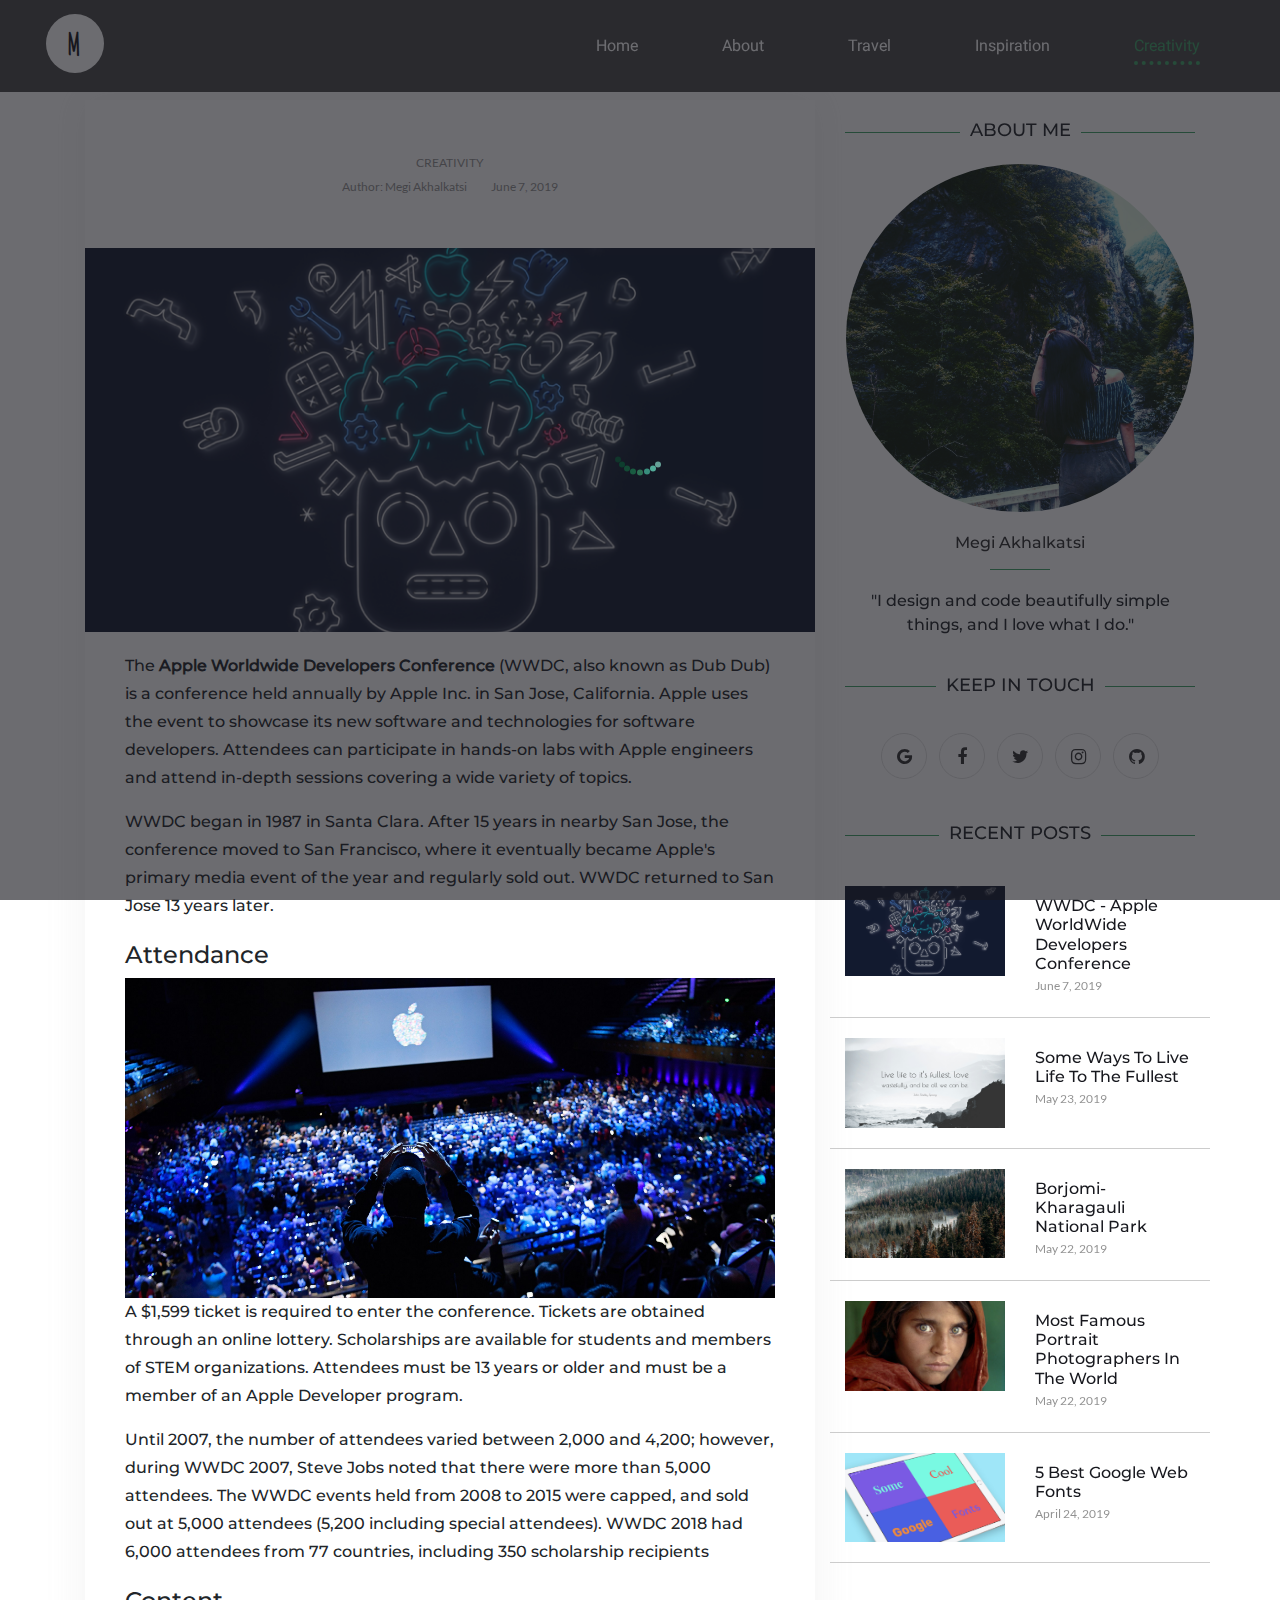
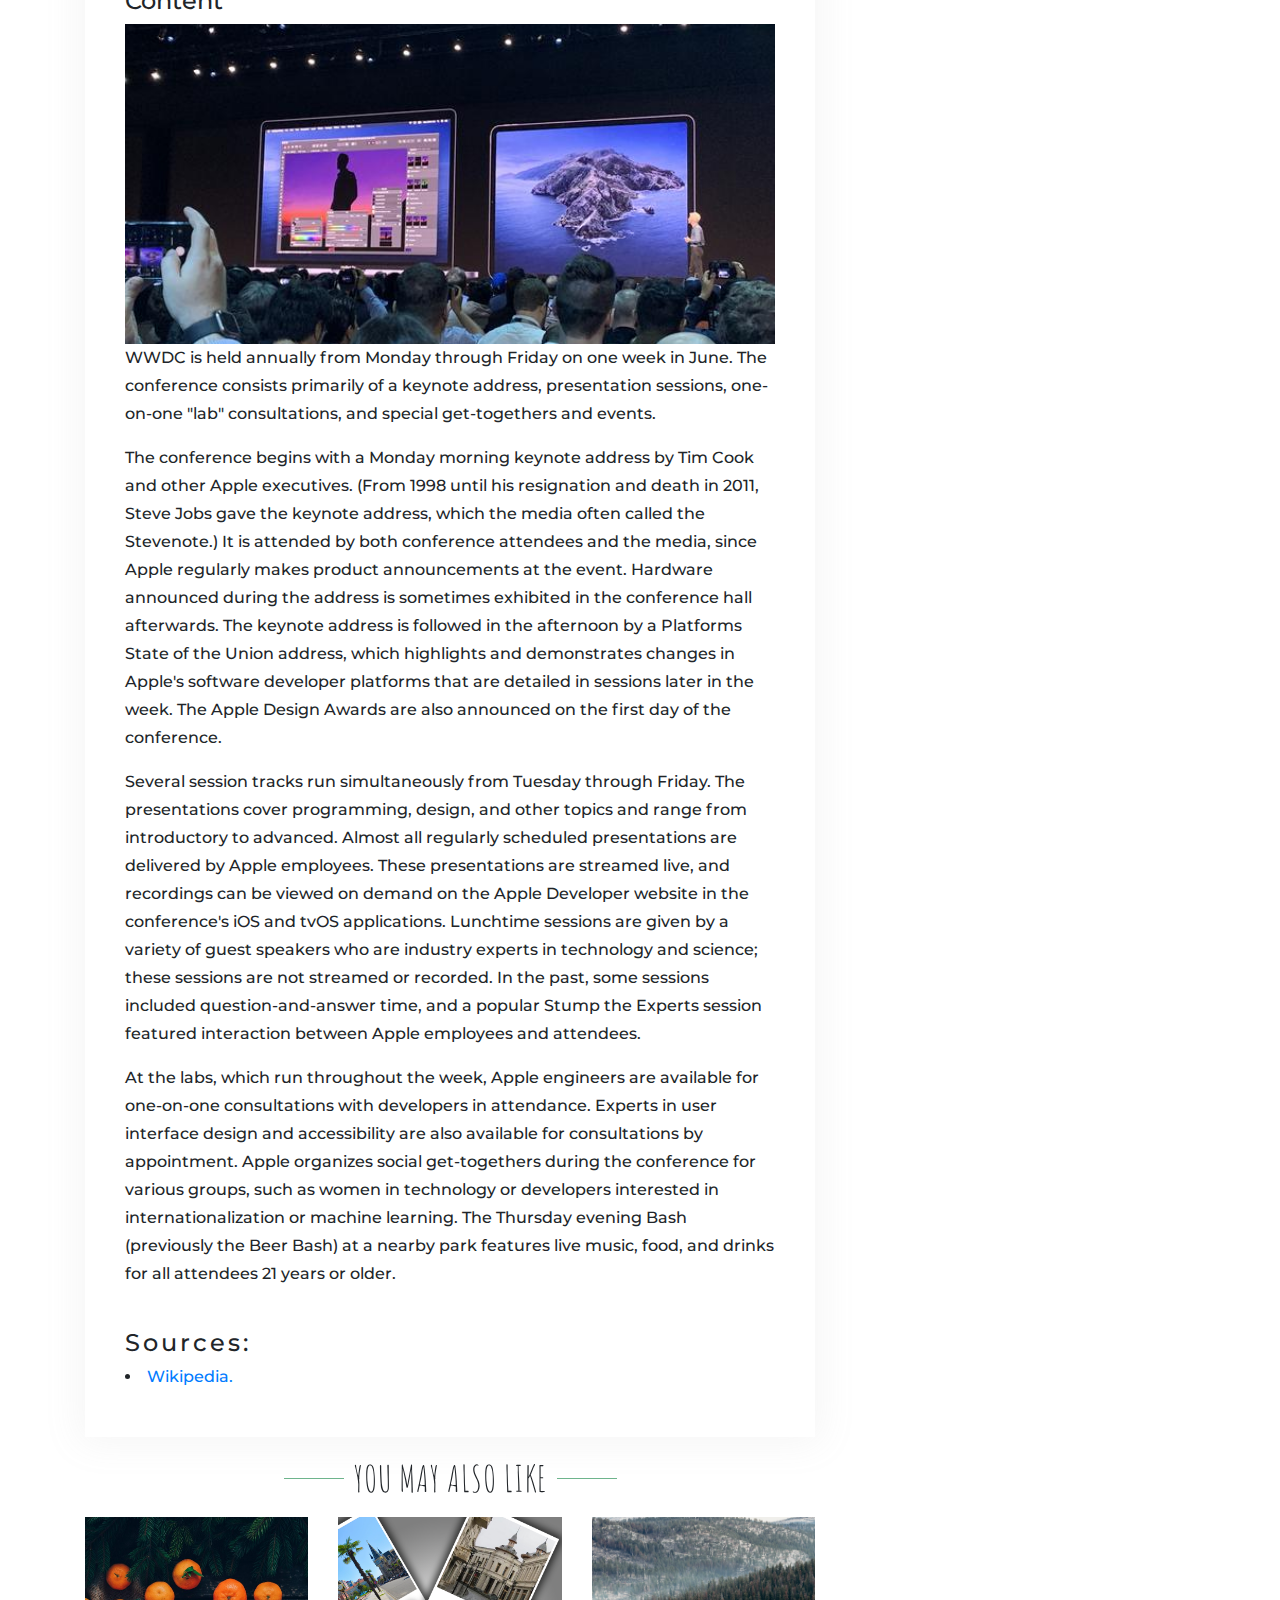
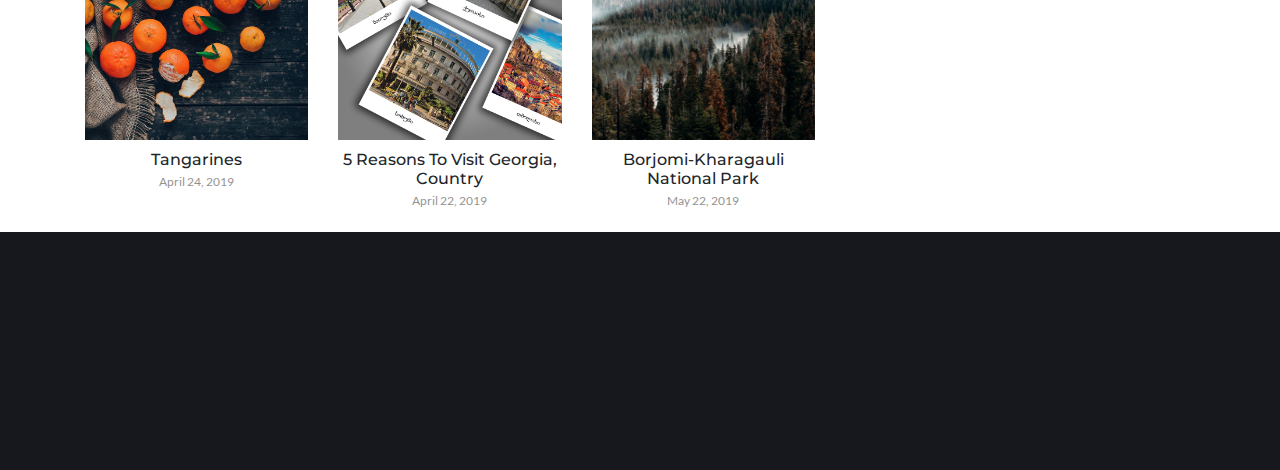
<file: innerPageWWDC.html>
<!DOCTYPE html>
<html lang="en">

<head>
  <meta charset="UTF-8">
  <meta name="viewport" content="width=device-width, initial-scale=1.0">
  <meta http-equiv="X-UA-Compatible" content="ie=edge">
  <title>Personal Blog</title>
  <link rel="icon" type="image/png" sizes="32x32" href="images/favicon-32x32.png">
  <link rel="stylesheet" type="text/css" href="css/reset.css">
  <link rel="stylesheet" type="text/css" href="css/bootstrap.min.css">
  <link rel="stylesheet" href="https://maxcdn.bootstrapcdn.com/font-awesome/4.7.0/css/font-awesome.min.css">
  <link rel="stylesheet" type="text/css" href="css/owl.carousel.min.css">
  <link rel="stylesheet" type="text/css" href="css/owl.theme.default.min.css">
  <link rel="stylesheet" type="text/css" href="css/animate.css">
  <link rel="stylesheet" type="text/css" href="css/fonts.css">
  <link rel="stylesheet" type="text/css" href="css/main.css">
</head>

<body>

  <div class="preloader">
    <div class="preloader-spinner">
      <div class="preloader_spinner-item">
        <div class="preloader_spinner-inner-item"></div>
        <div class="preloader_spinner-inner-item"></div>
        <div class="preloader_spinner-inner-item"></div>
        <div class="preloader_spinner-inner-item"></div>
        <div class="preloader_spinner-inner-item"></div>
        <div class="preloader_spinner-inner-item"></div>
        <div class="preloader_spinner-inner-item"></div>
        <div class="preloader_spinner-inner-item"></div>
      </div>
    </div>
  </div>

  <header class="header">
    <nav class="main-navigation">
      <div class="menu-icon">
        <i class="fa fa-bars fa-2x mobile-menu-opener"></i>
      </div>
      <h1 class="web_logo">
        <a href="index.html" class="web_logo-link">M</a>
      </h1>
      <ul class="main_menu" id="main_menu">
        <li class="main_menu-item"><a href="index.html" class="main_menu-item--link">Home</a></li>
        <li class="main_menu-item"><a href="about.html" class="main_menu-item--link">about</a></li>
        <li class="main_menu-item"><a href="travel.html" class="main_menu-item--link">Travel</a></li>
        <li class="main_menu-item"><a href="inspiration.html" class="main_menu-item--link">Inspiration</a></li>
        <li class="main_menu-item"><a href="creativity.html"
            class="main_menu-item--link main_menu-item--active">Creativity</a></li>
      </ul>
    </nav>
  </header>

  <main>
    <div class="container">
      <div class="row">
        <div class="col-12 col-md-8">
          <div class="blogPost_innerPage">
            <article class="blog__post">
              <div class="blog-post-wrapper">
                <div class="blog-post__info text-center">
                  <div>
                    <a href="creativity.html" class="categories-link text-uppercase blog-post__info-link">creativity</a>
                  </div>
                  <h2 class="blog-post__title  wow flipInX">WWDC - Apple WorldWide Developers
                    Conference</h2>
                  <div>
                    <span class="blog-post__info-link author">Author: Megi Akhalkatsi</span>
                    <span class="blog-post__info-link date">June 7, 2019</span>
                  </div>
                </div>
              </div>
              <div class="blog-post__image" style="background-image:url(images/wwdc19-robot.png);">
              </div>
              <div class="blog-post-wrapper">
                <div class="blog-post__content">
                  <p>
                    The <strong>Apple Worldwide Developers Conference</strong> (WWDC, also known as
                    Dub Dub) is
                    a conference held annually by Apple Inc. in San Jose, California. Apple uses the
                    event to showcase its new software and technologies for software developers.
                    Attendees can participate in hands-on labs with Apple engineers and attend
                    in-depth sessions covering a wide variety of topics.
                  </p>
                  <p>
                    WWDC began in 1987 in Santa Clara. After 15 years in nearby San Jose, the
                    conference moved to San Francisco, where it eventually became Apple's primary
                    media event of the year and regularly sold out. WWDC returned to San Jose 13
                    years later.
                  </p>

                  <h3 class="blog-post__content-title text-left">Attendance</h3>
                  <div class="blog-post__content-img">
                    <img src="images/wwdc.jpg" alt="" class="blog-post__content-imagefull">
                  </div>
                  <p>
                    A $1,599 ticket is required to enter the conference. Tickets are obtained
                    through an online lottery. Scholarships are available for students and members
                    of STEM organizations. Attendees must be 13 years or older and must be a member
                    of an Apple Developer program.
                  </p>
                  <p>
                    Until 2007, the number of attendees varied between 2,000 and 4,200; however,
                    during WWDC 2007, Steve Jobs noted that there were more than 5,000 attendees.
                    The WWDC events held from 2008 to 2015 were capped, and sold out at 5,000
                    attendees (5,200 including special attendees). WWDC 2018 had 6,000 attendees
                    from 77 countries, including 350 scholarship recipients
                  </p>
                  <h3 class="blog-post__content-title text-left">Content</h3>
                  <div class="blog-post__content-img">
                    <img src="images/wwdc-2019-2.jpeg" alt="" class="blog-post__content-imagefull">
                  </div>

                  <p>
                    WWDC is held annually from Monday through Friday on one week in June. The
                    conference consists primarily of a keynote address, presentation sessions,
                    one-on-one "lab" consultations, and special get-togethers and events.
                  </p>
                  <p>
                    The conference begins with a Monday morning keynote address by Tim Cook and
                    other Apple executives. (From 1998 until his resignation and death in 2011,
                    Steve Jobs gave the keynote address, which the media often called the
                    Stevenote.) It is attended by both conference attendees and the media, since
                    Apple regularly makes product announcements at the event. Hardware announced
                    during the address is sometimes exhibited in the conference hall afterwards. The
                    keynote address is followed in the afternoon by a Platforms State of the Union
                    address, which highlights and demonstrates changes in Apple's software developer
                    platforms that are detailed in sessions later in the week. The Apple Design
                    Awards are also announced on the first day of the conference.
                  </p>
                  <p>
                    Several session tracks run simultaneously from Tuesday through Friday. The
                    presentations cover programming, design, and other topics and range from
                    introductory to advanced. Almost all regularly scheduled presentations are
                    delivered by Apple employees. These presentations are streamed live, and
                    recordings can be viewed on demand on the Apple Developer website in the
                    conference's iOS and tvOS applications. Lunchtime sessions are given by a
                    variety of guest speakers who are industry experts in technology and science;
                    these sessions are not streamed or recorded. In the past, some sessions
                    included question-and-answer time, and a popular Stump the Experts session
                    featured interaction between Apple employees and attendees.
                  </p>
                  <p>
                    At the labs, which run throughout the week, Apple engineers are available for
                    one-on-one consultations with developers in attendance. Experts in user
                    interface design and accessibility are also available for consultations by
                    appointment.

                    Apple organizes social get-togethers during the conference for various groups,
                    such as women in technology or developers interested in internationalization or
                    machine learning. The Thursday evening Bash (previously the Beer Bash) at a
                    nearby park features live music, food, and drinks for all attendees 21 years or
                    older.
                  </p>

                </div>
              </div>
              <div class="blog-post-wrapper">
                <h3 class="blog-post__content-title sources-title text-left">Sources:</h3>
                <ul class="pb-5">
                  <li class="source_list-item"><a
                      href="https://en.wikipedia.org/wiki/Apple_Worldwide_Developers_Conference"
                      class="source_list-item-link text-capitalize">Wikipedia.</a>
                  </li>
                </ul>
              </div>
            </article>
            <div class="suggested__posts text-center">
              <h4 class="post-box-title mb-3">YOU MAY ALSO LIKE</h4>
              <div class="row">
                <div class="col-6 col-md">
                  <div class="blog-post__related-item">
                    <div class="photo-container">
                      <a href="InnerPageTangarines.html"><img src="images/4.jpg" alt=""
                          class="blog-post__related-item-img"></a>
                    </div>
                    <h4 class="blog-post__related-item-title">Tangarines</h4>
                    <span class="blog-post__info-link date">April 24, 2019</span>
                  </div>
                </div>
                <div class="col-6 col-md">
                  <div class="blog-post__related-item">
                    <div class="photo-container">
                      <a href="innerPageGeorgia.html"><img src="images/georgia.png" alt=""
                          class="blog-post__related-item-img"></a>
                    </div>
                    <h4 class="blog-post__related-item-title">5 Reasons To Visit Georgia, Country</h4>
                    <span class="blog-post__info-link date">April 22, 2019</span>
                  </div>
                </div>
                <div class="col-6 col-md">
                  <div class="blog-post__related-item">
                    <div class="photo-container">
                      <a href="innerPageBorjomi.html"><img src="images/1.jpg" alt=""
                          class="blog-post__related-item-img"></a>
                    </div>
                    <h4 class="blog-post__related-item-title">Borjomi-Kharagauli National Park</h4>
                    <span class="blog-post__info-link date">May 22, 2019</span>
                  </div>
                </div>
              </div>
            </div>
          </div>
        </div>
        <div class="col-12 col-md-4">
          <div class="sidebar sidebar-innerPage sticky-top">
            <aside class="about_widget">
              <h4 class="widget-title">
                <span class="widget-title--inner">about me</span>
              </h4>
              <div class="about_widget_img-bg">
                <div class="photo-container">
                  <img src="images/WPLG0248.jpg" alt="" class="about_widget_img">
                </div>
              </div>
              <h4 class="widget-title--secondary">
                Megi Akhalkatsi
              </h4>
              <p class="text-center mb-5">"I design and code beautifully simple things, and I love what I
                do."</p>
              <h4 class="widget-title">
                <span class="widget-title--inner">keep in touch</span>
              </h4>
              <div class="row">
                <div class="col-12 text-center">
                  <ul class="social-icons mt-3 mb-4">
                    <li class="list-inline-item sidebar__social_icon"><a href="mailto:megi.akhalkatsi@gmail.com"
                        class="sidebar__social_icon-link fa fa-google"></a></li>
                    <li class="list-inline-item sidebar__social_icon"><a href="https://www.facebook.com/megi.akhalkatsi"
                        class="sidebar__social_icon-link fa fa-facebook" target="_blank"></a>
                    </li>
                    <li class="list-inline-item sidebar__social_icon"><a href="https://twitter.com/AkhalkatsiMegi"
                        class="sidebar__social_icon-link fa fa-twitter" target="_blank"></a>
                    </li>
                    <li class="list-inline-item sidebar__social_icon"><a
                        href="https://www.instagram.com/megiakhalkatsi/"
                        class="sidebar__social_icon-link fa fa-instagram" target="_blank"></a>
                    </li>
                    <li class="list-inline-item sidebar__social_icon"><a href="https://github.com/megiakhalkatsi"
                        class="sidebar__social_icon-link fa fa-github" target="_blank"></a>
                    </li>
                  </ul>
                </div>
              </div>
              <h4 class="widget-title">
                <span class="widget-title--inner">recent posts</span>
              </h4>
              <div class="row sidebar__post">
                <div class="col-6">
                  <a href="innerPageWWDC.html"><img src="images/wwdc19-robot.png" alt="" class="sidebar__post-img"></a>
                </div>
                <div class="col-6">
                  <h4 class="blog-post__related-item-title"><a href="innerPageWWDC.html" class="sidebar__post-link">
                      WWDC - Apple WorldWide Developers Conference</a></h4>
                  <span class="blog-post__info-link date text-left p-0">June 7, 2019</span>
                </div>
              </div>
              <div class="row sidebar__post">
                <div class="col-6">
                  <a href="innerPageInspiration.html"><img src="images/live.jpg" alt="" class="sidebar__post-img"></a>
                </div>
                <div class="col-6">
                  <h4 class="blog-post__related-item-title"><a href="innerPageInspiration.html"
                      class="sidebar__post-link">Some Ways To Live Life To The Fullest</a></h4>
                  <span class="blog-post__info-link date text-left p-0">May 23, 2019</span>
                </div>
              </div>
              <div class="row sidebar__post">
                <div class="col-6">
                  <a href="innerPageBorjomi.html"><img src="images/1.jpg" alt="" class="sidebar__post-img"></a>
                </div>
                <div class="col-6">
                  <h4 class="blog-post__related-item-title"><a href="innerPageBorjomi.html"
                      class="sidebar__post-link">Borjomi-Kharagauli National Park</a></h4>
                  <span class="blog-post__info-link date text-left p-0">May 22, 2019</span>
                </div>
              </div>
              <div class="row sidebar__post">
                <div class="col-6">
                  <a href="innerPagePhotographers.html"><img src="images/ph1.jpg" alt="" class="sidebar__post-img"></a>
                </div>
                <div class="col-6">
                  <h4 class="blog-post__related-item-title"><a href="innerPagePhotographers.html"
                      class="sidebar__post-link">Most Famous Portrait Photographers In The
                      World</a></h4>
                  <span class="blog-post__info-link date text-left p-0">May 22, 2019</span>
                </div>
              </div>
              <div class="row sidebar__post">
                <div class="col-6">
                  <a href="innerPageFonts.html"><img src="images/google-fonts-cover.jpg" alt=""
                      class="sidebar__post-img"></a>
                </div>
                <div class="col-6">
                  <h4 class="blog-post__related-item-title"><a href="innerPageFonts.html" class="sidebar__post-link">5
                      Best Google Web Fonts</a></h4>
                  <span class="blog-post__info-link date text-left p-0">April 24, 2019</span>
                </div>
              </div>
            </aside>
          </div>
        </div>
      </div>
    </div>

  </main>

  <footer class="page_footer">
    <div class="container">
      <div class="row">
        <div class="col-12 text-center">
          <ul class="social-icons">
            <li class="list-inline-item wow rotateInDownLeft"><a href="mailto:megi.akhalkatsi@gmail.com"
                class="social_icon-link fa fa-google"></a></li>
            <li class="list-inline-item wow rotateInDownLeft"><a href="https://www.facebook.com/megi.akhalkatsi"
                class="social_icon-link fa fa-facebook" target="_blank"></a>
            </li>
            <li class="list-inline-item wow rotateInDownLeft"><a href="https://twitter.com/AkhalkatsiMegi"
                class="social_icon-link fa fa-twitter" target="_blank"></a>
            </li>
            <li class="list-inline-item wow rotateInDownLeft"><a href="https://www.instagram.com/megiakhalkatsi/"
                class="social_icon-link fa fa-instagram" target="_blank"></a>
            </li>
            <li class="list-inline-item wow rotateInDownLeft"><a href="https://github.com/megiakhalkatsi"
                class="social_icon-link fa fa-github" target="_blank"></a>
            </li>
          </ul>
        </div>
      </div>
      <div class="row">
        <div class="col-12 text-center pt-3 pb-3">
          <!-- <div>Copyrights &copy 2019. Personal Blog Template by Megi Akhalkatsi</div> -->
          <div class="wow slideInUp">&copy 2019 - Designed and Developed by Megi Akhalkatsi</div>
        </div>
      </div>
      <div class="row">
        <div class="col-12 text-center pt-3 pb-3 wow slideInUp">
          <a href="#" class="text-capitalize scrollToTop">back to top<span
              class="fa fa-arrow-up scrollToTopButton"></span></a>
        </div>
      </div>
    </div>
  </footer>


  <script src="js/jquery-3.3.1.min.js"></script>
  <script src="js/bootstrap.bundle.min.js"></script>
  <script src="js/owl.carousel.min.js"></script>
  <script src="js/parallax.min.js"></script>
  <script src="js/wow.min.js"></script>
  <script src="js/script.js"></script>

</body>

</html>
</file>
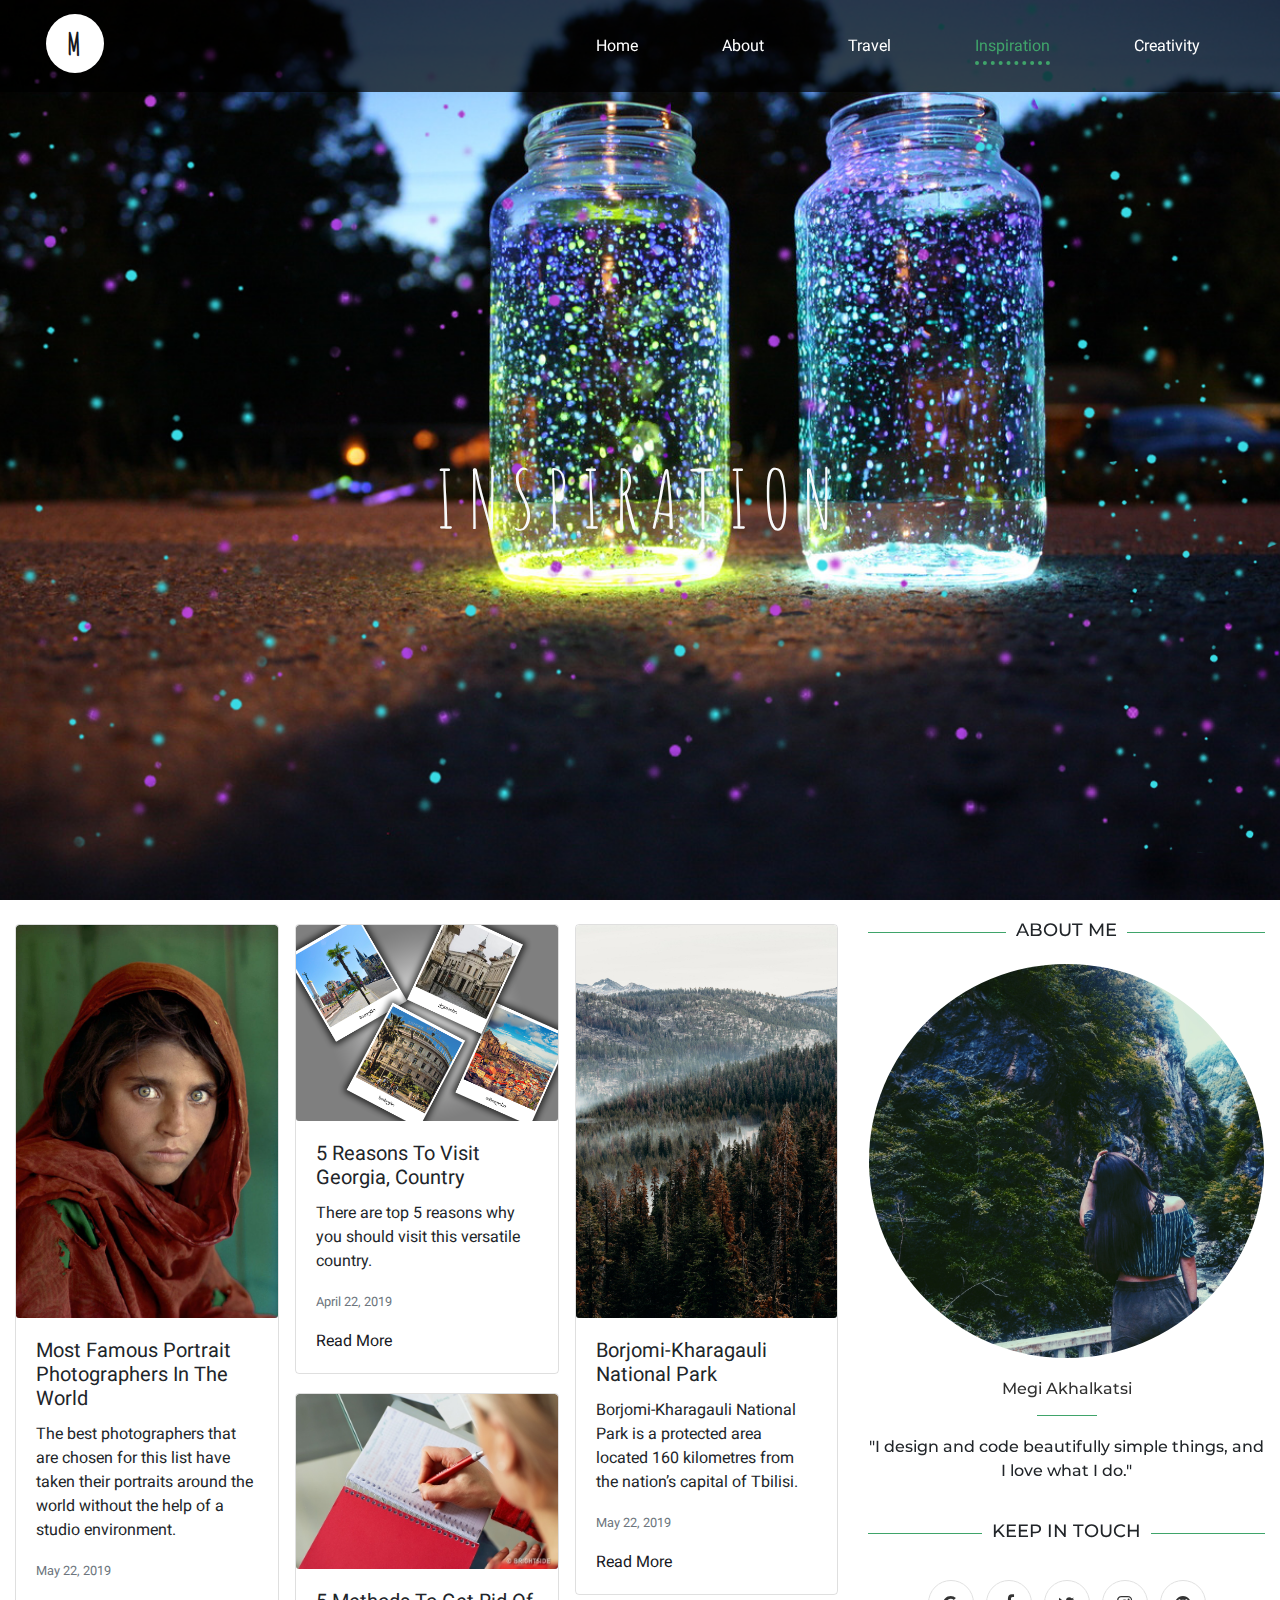
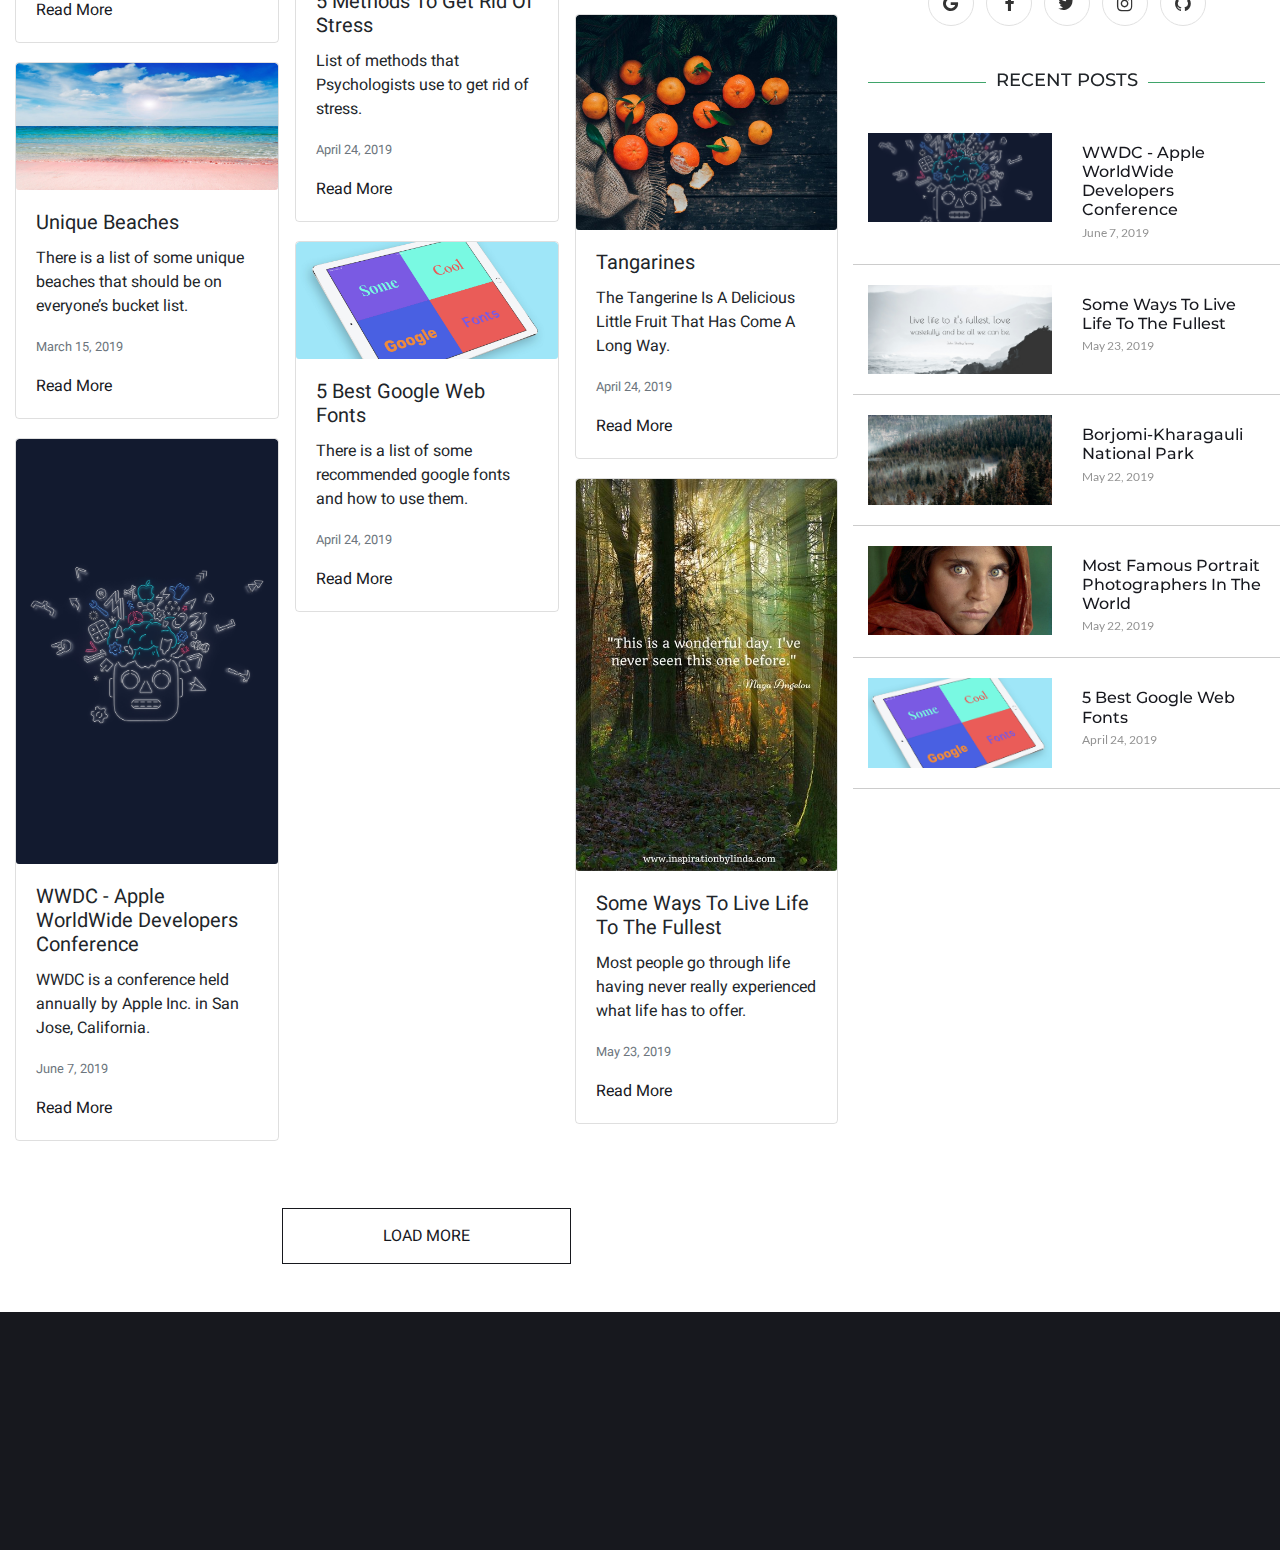
<file: inspiration.html>
<!DOCTYPE html>
<html lang="en">

<head>
  <meta charset="UTF-8">
  <meta name="viewport" content="width=device-width, initial-scale=1.0">
  <meta http-equiv="X-UA-Compatible" content="ie=edge">
  <title>Personal Blog</title>
  <meta name="description" content="Personal Blog / Website - Designed and Developed by Megi Akhalkatsi.">
  <meta name="keywords"
    content="web developer, front-end, developer, html, css, js, jquery, javascript, bootstrap, blog, web developer's blog, website, georgian developer, megi akhalkatsi">
  <link rel="icon" type="image/png" sizes="32x32" href="images/favicon-32x32.png">
  <link rel="stylesheet" type="text/css" href="css/reset.css">
  <link rel="stylesheet" type="text/css" href="css/bootstrap.min.css">
  <link rel="stylesheet" href="https://maxcdn.bootstrapcdn.com/font-awesome/4.7.0/css/font-awesome.min.css">
  <link rel="stylesheet" type="text/css" href="css/owl.carousel.min.css">
  <link rel="stylesheet" type="text/css" href="css/owl.theme.default.min.css">
  <link rel="stylesheet" type="text/css" href="css/animate.css">
  <link rel="stylesheet" type="text/css" href="css/fonts.css">
  <link rel="stylesheet" type="text/css" href="css/main.css">
</head>

<body>

  <div class="preloader">
    <div class="preloader-spinner">
      <div class="preloader_spinner-item">
        <div class="preloader_spinner-inner-item"></div>
        <div class="preloader_spinner-inner-item"></div>
        <div class="preloader_spinner-inner-item"></div>
        <div class="preloader_spinner-inner-item"></div>
        <div class="preloader_spinner-inner-item"></div>
        <div class="preloader_spinner-inner-item"></div>
        <div class="preloader_spinner-inner-item"></div>
        <div class="preloader_spinner-inner-item"></div>
      </div>
    </div>
  </div>

  <header class="header">
    <nav class="main-navigation">
      <div class="menu-icon">
        <i class="fa fa-bars fa-2x mobile-menu-opener"></i>
      </div>
      <h1 class="web_logo">
        <a href="index.html" class="web_logo-link">M</a>
      </h1>
      <ul class="main_menu" id="main_menu">
        <li class="main_menu-item"><a href="index.html" class="main_menu-item--link">Home</a></li>
        <li class="main_menu-item"><a href="about.html" class="main_menu-item--link">about</a></li>
        <li class="main_menu-item"><a href="travel.html" class="main_menu-item--link">Travel</a></li>
        <li class="main_menu-item"><a href="inspiration.html"
            class="main_menu-item--link main_menu-item--active">Inspiration</a></li>
        <li class="main_menu-item"><a href="creativity.html" class="main_menu-item--link">Creativity</a></li>
      </ul>
    </nav>
  </header>

  <main>
    <div class="parallax-bg" style="background-image:url(images/Inspiration-bg.png)">
      <ul id="scene">
        <li class="layer" data-depth="0.60"><img src="images/Inspiration-Blight-b.png" alt="" class="parallax-img"></li>
        <li class="layer" data-depth="0.20"><img src="images/Inspiration-Blight-lb.png" alt="" class="parallax-img">
        </li>
        <li class="layer" data-depth="2.20"><img src="images/Inspiration-Blight-tr.png" alt="" class="parallax-img">
        </li>
        <li class="layer" data-depth="0.60"><img src="images/Inspiration-Blight-br.png" alt="" class="parallax-img">
        </li>
        <li class="layer" data-depth="0.10"><img src="images/Inspiration-Blight-r.png" alt="" class="parallax-img"></li>
        <li class="layer" data-depth="0.10"><img src="images/Inspiration-Plight-bl.png" alt="" class="parallax-img">
        </li>
        <li class="layer" data-depth="1.10"><img src="images/Inspiration-Plight-br.png" alt="" class="parallax-img">
        </li>
        <li class="layer" data-depth="1"><img src="images/Inspiration-Plight-center.png" alt="" class="parallax-img">
        </li>
        <li class="layer" data-depth="0.60"><img src="images/Inspiration-Plight-left.png" alt="" class="parallax-img">
        </li>
        <li class="layer parallax-text mt-5 pt-5">Inspiration</li>
      </ul>
      <div class="parallax-text-responsive mt-5 pt-5">Inspiration</div>
    </div>

    <section class="container-fluid">
      <div class="row">
        <section class="col-12 col-md-8">
          <div class="mt-4">
            <div class="card-columns cards_wrapper">
              <div class="card">
                <div class="card-img">
                  <img class="card-img-top" src="images/ph1.jpg" alt="Card image cap">
                </div>
                <div class="card-body">
                  <h5 class="card-title">Most Famous Portrait Photographers In The World</h5>
                  <p class="card-text">The best photographers that are chosen for this list have taken their portraits
                    around
                    the world without the help of a studio environment.</p>
                  <p class="card-text">
                    <small class="text-muted">May 22, 2019</small>
                  </p>
                  <a href="innerPagePhotographers.html" class="read_more">read more</a>
                </div>
              </div>
              <div class="card">
                <div class="card-img">
                  <img class="card-img-top" src="images/beach5.jpg" alt="Card image cap">
                </div>
                <div class="card-body">
                  <h5 class="card-title">Unique Beaches</h5>
                  <p class="card-text">There is a list of some unique beaches that should be on everyone’s bucket list.
                  </p>
                  <p class="card-text">
                    <small class="text-muted">March 15, 2019</small>
                  </p>
                  <a href="innerPage.html" class="read_more">read more</a>
                </div>
              </div>
              <div class="card">
                <div class="card-img">
                  <img class="card-img-top" src="images/wwdc19-robot.png" alt="Card image cap">
                </div>
                <div class="card-body">
                  <h5 class="card-title">WWDC - Apple WorldWide Developers Conference</h5>
                  <p class="card-text">WWDC is a conference held annually by Apple Inc. in San
                    Jose, California. </p>
                  <p class="card-text">
                    <small class="text-muted">June 7, 2019</small>
                  </p>
                  <a href="innerPageWWDC.html" class="read_more">read more</a>
                </div>
              </div>
              <div class="card">
                <div class="card-img">
                  <img class="card-img-top" src="images/georgia.png" alt="Card image cap">
                </div>
                <div class="card-body">
                  <h5 class="card-title">5 Reasons To Visit Georgia, Country</h5>
                  <p class="card-text">There are top 5 reasons why you should visit this versatile country.</p>
                  <p class="card-text">
                    <small class="text-muted">April 22, 2019</small>
                  </p>
                  <a href="innerPageGeorgia.html" class="read_more">read more</a>
                </div>
              </div>
              <div class="card">
                <div class="card-img">
                  <img class="card-img-top" src="images/writedown.jpg" alt="Card image cap">
                </div>
                <div class="card-body">
                  <h5 class="card-title">5 Methods to Get Rid of Stress</h5>
                  <p class="card-text">List of methods that Psychologists use to get rid of stress.</p>
                  <p class="card-text">
                    <small class="text-muted">April 24, 2019</small>
                  </p>
                  <a href="innerPageStress.html" class="read_more">read more</a>
                </div>
              </div>
              <div class="card">
                <div class="card-img">
                  <img class="card-img-top" src="images/google-fonts-cover.jpg" alt="Card image cap">
                </div>
                <div class="card-body">
                  <h5 class="card-title">5 Best Google Web Fonts</h5>
                  <p class="card-text">There is a list of some recommended google fonts and how to use them.</p>
                  <p class="card-text">
                    <small class="text-muted">April 24, 2019</small>
                  </p>
                  <a href="innerPageFonts.html" class="read_more">read more</a>
                </div>
              </div>
              <div class="card">
                <div class="card-img">
                  <img class="card-img-top" src="images/1.jpg" alt="Card image cap">
                </div>
                <div class="card-body">
                  <h5 class="card-title">Borjomi-Kharagauli National Park</h5>
                  <p class="card-text">Borjomi-Kharagauli National Park is a protected area located 160 kilometres from
                    the
                    nation’s capital of Tbilisi.</p>
                  <p class="card-text">
                    <small class="text-muted">May 22, 2019</small>
                  </p>
                  <a href="innerPageBorjomi.html" class="read_more">read more</a>
                </div>
              </div>
              <div class="card">
                <div class="card-img">
                  <img class="card-img-top" src="images/4.jpg" alt="Card image cap">
                </div>
                <div class="card-body">
                  <h5 class="card-title">Tangarines</h5>
                  <p class="card-text">The Tangerine Is A Delicious Little Fruit That Has Come A Long Way.</p>
                  <p class="card-text">
                    <small class="text-muted">April 24, 2019</small>
                  </p>
                  <a href="InnerPageTangarines.html" class="read_more">read more</a>
                </div>
              </div>
              <div class="card">
                <div class="card-img">
                  <img class="card-img-top" src="images/inspiration2.jpg" alt="Card image cap">
                </div>
                <div class="card-body">
                  <h5 class="card-title">some Ways To Live Life To The Fullest</h5>
                  <p class="card-text">Most people go through life having never really experienced what life has to
                    offer.
                  </p>
                  <p class="card-text">
                    <small class="text-muted">May 23, 2019</small>
                  </p>
                  <a href="innerPageInspiration.html" class="read_more">read more</a>
                </div>
              </div>
            </div>
          </div>
          <div class="hidden_items"></div>
          <div class="load_more-btn text-center mt-5 mb-5">
            <button class="load_more-link text-uppercase" id="loadMore">load more</button>
          </div>
        </section>
        <section class="col-12 col-md-4">
          <div class="sidebar sticky-top">
            <aside class="about_widget">
              <h4 class="widget-title">
                <span class="widget-title--inner">about me</span>
              </h4>
              <div class="about_widget_img-bg">
                <div class="photo-container">
                  <img src="images/WPLG0248.jpg" alt="" class="about_widget_img">
                </div>
              </div>
              <h4 class="widget-title--secondary">
                Megi Akhalkatsi
              </h4>
              <p class="text-center mb-5">"I design and code beautifully simple things, and I love what I do."</p>
              <h4 class="widget-title">
                <span class="widget-title--inner">keep in touch</span>
              </h4>
              <div class="row">
                <div class="col-12 text-center">
                  <ul class="social-icons mt-3 mb-4">
                    <li class="list-inline-item sidebar__social_icon"><a href="mailto:megi.akhalkatsi@gmail.com"
                        class="sidebar__social_icon-link fa fa-google"></a></li>
                    <li class="list-inline-item sidebar__social_icon"><a href="https://www.facebook.com/megi.akhalkatsi"
                        class="sidebar__social_icon-link fa fa-facebook" target="_blank"></a></li>
                    <li class="list-inline-item sidebar__social_icon"><a href="https://twitter.com/AkhalkatsiMegi"
                        class="sidebar__social_icon-link fa fa-twitter" target="_blank"></a></li>
                    <li class="list-inline-item sidebar__social_icon"><a
                        href="https://www.instagram.com/megiakhalkatsi/"
                        class="sidebar__social_icon-link fa fa-instagram" target="_blank"></a></li>
                    <li class="list-inline-item sidebar__social_icon"><a href="https://github.com/megiakhalkatsi"
                        class="sidebar__social_icon-link fa fa-github" target="_blank"></a></li>
                  </ul>
                </div>
              </div>
              <h4 class="widget-title">
                <span class="widget-title--inner">recent posts</span>
              </h4>
              <div class="row sidebar__post">
                <div class="col-6">
                  <a href="innerPageWWDC.html"><img src="images/wwdc19-robot.png" alt="" class="sidebar__post-img"></a>
                </div>
                <div class="col-6">
                  <h4 class="blog-post__related-item-title"><a href="innerPageWWDC.html" class="sidebar__post-link">
                      WWDC - Apple WorldWide Developers Conference</a></h4>
                  <span class="blog-post__info-link date text-left p-0">June 7, 2019</span>
                </div>
              </div>
              <div class="row sidebar__post">
                <div class="col-6">
                  <a href="innerPageInspiration.html"><img src="images/live.jpg" alt="" class="sidebar__post-img"></a>
                </div>
                <div class="col-6">
                  <h4 class="blog-post__related-item-title"><a href="innerPageInspiration.html"
                      class="sidebar__post-link">Some Ways To Live Life To The Fullest</a></h4>
                  <span class="blog-post__info-link date text-left p-0">May 23, 2019</span>
                </div>
              </div>
              <div class="row sidebar__post">
                <div class="col-6">
                  <a href="innerPageBorjomi.html"><img src="images/1.jpg" alt="" class="sidebar__post-img"></a>
                </div>
                <div class="col-6">
                  <h4 class="blog-post__related-item-title"><a href="innerPageBorjomi.html"
                      class="sidebar__post-link">Borjomi-Kharagauli National Park</a></h4>
                  <span class="blog-post__info-link date text-left p-0">May 22, 2019</span>
                </div>
              </div>
              <div class="row sidebar__post">
                <div class="col-6">
                  <a href="innerPagePhotographers.html"><img src="images/ph1.jpg" alt="" class="sidebar__post-img"></a>
                </div>
                <div class="col-6">
                  <h4 class="blog-post__related-item-title"><a href="innerPagePhotographers.html"
                      class="sidebar__post-link">Most Famous Portrait Photographers In The World</a></h4>
                  <span class="blog-post__info-link date text-left p-0">May 22, 2019</span>
                </div>
              </div>
              <div class="row sidebar__post">
                <div class="col-6">
                  <a href="innerPageFonts.html"><img src="images/google-fonts-cover.jpg" alt=""
                      class="sidebar__post-img"></a>
                </div>
                <div class="col-6">
                  <h4 class="blog-post__related-item-title"><a href="innerPageFonts.html" class="sidebar__post-link">5
                      Best Google Web Fonts</a></h4>
                  <span class="blog-post__info-link date text-left p-0">April 24, 2019</span>
                </div>
              </div>
            </aside>
          </div>
        </section>
      </div>
    </section>
  </main>

  <footer class="page_footer">
    <div class="container">
      <div class="row">
        <div class="col-12 text-center">
          <ul class="social-icons">
            <li class="list-inline-item wow rotateInDownLeft"><a href="mailto:megi.akhalkatsi@gmail.com"
                class="social_icon-link fa fa-google"></a></li>
            <li class="list-inline-item wow rotateInDownLeft"><a href="https://www.facebook.com/megi.akhalkatsi"
                class="social_icon-link fa fa-facebook" target="_blank"></a>
            </li>
            <li class="list-inline-item wow rotateInDownLeft"><a href="https://twitter.com/AkhalkatsiMegi"
                class="social_icon-link fa fa-twitter" target="_blank"></a>
            </li>
            <li class="list-inline-item wow rotateInDownLeft"><a href="https://www.instagram.com/megiakhalkatsi/"
                class="social_icon-link fa fa-instagram" target="_blank"></a>
            </li>
            <li class="list-inline-item wow rotateInDownLeft"><a href="https://github.com/megiakhalkatsi"
                class="social_icon-link fa fa-github" target="_blank"></a>
            </li>
          </ul>
        </div>
      </div>
      <div class="row">
        <div class="col-12 text-center pt-3 pb-3">
          <!-- <div>Copyrights &copy 2019. Personal Blog Template by Megi Akhalkatsi</div> -->
          <div class="wow slideInUp">&copy 2019 - Designed and Developed by Megi Akhalkatsi</div>
        </div>
      </div>
      <div class="row">
        <div class="col-12 text-center pt-3 pb-3 wow slideInUp">
          <a href="#" class="text-capitalize scrollToTop">back to top<span
              class="fa fa-arrow-up scrollToTopButton"></span></a>
        </div>
      </div>
    </div>
  </footer>


  <script src="js/jquery-3.3.1.min.js"></script>
  <script src="js/bootstrap.bundle.min.js"></script>
  <script src="js/owl.carousel.min.js"></script>
  <script src="js/parallax.min.js"></script>
  <script src="js/wow.min.js"></script>
  <script src="js/script.js"></script>

</body>

</html>
</file>
<file: css/fonts.css>
/* font converted using font-converter.net. thank you! */
@font-face {
  font-family: "Fahkwang-Regular";
  src: url("../fonts/Fahkwang-Regular.eot"); /* IE9 Compat Modes */
  src: url("../fonts/Fahkwang-Regular.eot?#iefix") format("embedded-opentype"), /* IE6-IE8 */
    url("../fonts/Fahkwang-Regular.svg") format("svg"), /* Legacy iOS */
    url("../fonts/Fahkwang-Regular.ttf") format("truetype"), /* Safari, Android, iOS */
    url("../fonts/Fahkwang-Regular.woff") format("woff"), /* Modern Browsers */
    url("../fonts/Fahkwang-Regular.woff2") format("woff2"); /* Modern Browsers */
  font-weight: normal;
  font-style: normal;
}



/* font converted using font-converter.net. thank you! */
@font-face {
  font-family: "Roboto-Regular";
  src: url("../fonts/Roboto-Regular.eot"); /* IE9 Compat Modes */
  src: url("../fonts/Roboto-Regular.eot?#iefix") format("embedded-opentype"), /* IE6-IE8 */
    url("../fonts/Roboto-Regular.otf") format("opentype"), /* Open Type Font */
    url("../fonts/Roboto-Regular.svg") format("svg"), /* Legacy iOS */
    url("../fonts/Roboto-Regular.ttf") format("truetype"), /* Safari, Android, iOS */
    url("../fonts/Roboto-Regular.woff") format("woff"), /* Modern Browsers */
    url("../fonts/Roboto-Regular.woff2") format("woff2"); /* Modern Browsers */
  font-weight: normal;
  font-style: normal;
}


/* font converted using font-converter.net. thank you! */
@font-face {
  font-family: "AmaticSC-Regular";
  src: url("../fonts/AmaticSC-Regular.eot"); /* IE9 Compat Modes */
  src: url("../fonts/AmaticSC-Regular.eot?#iefix") format("embedded-opentype"), /* IE6-IE8 */
    url("../fonts/AmaticSC-Regular.otf") format("opentype"), /* Open Type Font */
    url("../fonts/AmaticSC-Regular.svg") format("svg"), /* Legacy iOS */
    url("../fonts/AmaticSC-Regular.ttf") format("truetype"), /* Safari, Android, iOS */
    url("../fonts/AmaticSC-Regular.woff") format("woff"), /* Modern Browsers */
    url("../fonts/AmaticSC-Regular.woff2") format("woff2"); /* Modern Browsers */
  font-weight: normal;
  font-style: normal;
}

@font-face {
  font-family: "Lato-Regular";
  src: url("../fonts/Lato-Regular.ttf");
}

/* font converted using font-converter.net. thank you! */
@font-face {
  font-family: "Montserrat-Medium";
  src: url("../fonts/Montserrat-Medium.eot"); /* IE9 Compat Modes */
  src: url("../fonts/Montserrat-Medium.eot?#iefix") format("embedded-opentype"), /* IE6-IE8 */
    url("../fonts/Montserrat-Medium.otf") format("opentype"), /* Open Type Font */
    url("../fonts/Montserrat-Medium.svg") format("svg"), /* Legacy iOS */
    url("../fonts/Montserrat-Medium.ttf") format("truetype"), /* Safari, Android, iOS */
    url("../fonts/Montserrat-Medium.woff") format("woff"), /* Modern Browsers */
    url("../fonts/Montserrat-Medium.woff2") format("woff2"); /* Modern Browsers */
  font-weight: normal;
  font-style: normal;
}
</file>
<file: css/main.css>
/* global
================================================== */

html {
    cursor: url(../images/cursor1.png)14 14, auto;
}

body {
    font-family: "Roboto-Regular", sans-serif;
    width: 100%;
}

.hidden {
    display: none;
}

/* .noContent {
    color: #000 !important;
    background-color: transparent !important;
    pointer-events: none;
    border: inherit!important;
}

.noContent:focus {
    outline: inherit!important;
} */

#loadMore:focus {
    outline: inherit!important;
}

/* -----------------------------Custom Scrollbar */

::-webkit-scrollbar {
    width: 20px;
}

::-webkit-scrollbar-track {
    box-shadow: inset 0 0 5px grey;
    border-radius: 10px;
}

::-webkit-scrollbar-thumb {
    background: #3fa46a;
    border-radius: 10px;
}

::-webkit-scrollbar-thumb:hover {
    background-image: linear-gradient(#3fa46a, #17181e);
}

/* -----------------------------Selection Color */

::selection {
    background: #3fa46a;
}

::-moz-selection {
    background: #3fa46a;
}

/* -----------------------------Preloader */

body.preloader-active {
    display: block;
    position: fixed;
    left: 0;
    top: 0;
    width: 100%;
    height: 100%;
    z-index: 100;
    background-color: #17181e;
    color: #fff;
}

.preloader {
    display: block;
    position: fixed;
    left: 0;
    top: 0;
    width: 100%;
    height: 100%;
    z-index: 100;
    background-color: #17181e;
    color: #fff;
}

.preloader-spinner {
    left: 50%;
    top: 50%;
    /* margin-top: -50px;
    margin-left: -50px; */
    transform:translate(-50%, -50%);
    position: absolute;
    z-index: 9999999999;
}

.preloader_spinner-item {
    display: inline-block;
    position: relative;
    width: 64px;
    height: 64px;
}

.preloader_spinner-inner-item {
    animation: preloader_spinner-item 1.2s cubic-bezier(0.5, 0, 0.5, 1) infinite;
    transform-origin: 32px 32px;
}

.preloader_spinner-inner-item:after {
    content: " ";
    display: block;
    position: absolute;
    width: 6px;
    height: 6px;
    border-radius: 50%;
    background: #fff;
    margin: -3px 0 0 -3px;
}

.preloader_spinner-inner-item:nth-child(1) {
    animation-delay: -0.036s;
}

.preloader_spinner-inner-item:nth-child(1):after {
    top: 50px;
    left: 50px;
    background: #96eed3;
}

.preloader_spinner-inner-item:nth-child(2) {
    animation-delay: -0.072s;
}

.preloader_spinner-inner-item:nth-child(2):after {
    top: 54px;
    left: 45px;
    background: #78ffd7
}

.preloader_spinner-inner-item:nth-child(3) {
    animation-delay: -0.108s;
}

.preloader_spinner-inner-item:nth-child(3):after {
    top: 57px;
    left: 39px;
    background: #50d2aa;
}

.preloader_spinner-inner-item:nth-child(4) {
    animation-delay: -0.144s;
}

.preloader_spinner-inner-item:nth-child(4):after {
    top: 58px;
    left: 32px;
    background: #3fa46a;
}

.preloader_spinner-inner-item:nth-child(5) {
    animation-delay: -0.18s;
}

.preloader_spinner-inner-item:nth-child(5):after {
    top: 57px;
    left: 25px;
    background: #1e824c;
}

.preloader_spinner-inner-item:nth-child(6) {
    animation-delay: -0.216s;
}

.preloader_spinner-inner-item:nth-child(6):after {
    top: 54px;
    left: 19px;
    background: #146439;
}

.preloader_spinner-inner-item:nth-child(7) {
    animation-delay: -0.252s;
}

.preloader_spinner-inner-item:nth-child(7):after {
    top: 50px;
    left: 14px;
    background: #0a502c;
}

.preloader_spinner-inner-item:nth-child(8) {
    animation-delay: -0.288s;
}

.preloader_spinner-inner-item:nth-child(8):after {
    top: 45px;
    left: 10px;
    background: #0d4226;
}

@keyframes preloader_spinner-item {
    0% {
        transform: rotate(0deg);
    }
    100% {
        transform: rotate(360deg);
    }
}

/* header section
================================================== */

.header {
    position: absolute;
    z-index: 20;
}

.web_logo {
    line-height: 60px;
    position: fixed;
    float: left;
    margin: 12px 0 16px 46px;
    font-weight: bold;
    letter-spacing: 2px;
    z-index: 10;
}

.web_logo-link {
    font-family: "AmaticSC-Regular";
    color: #17181e;
    font-size: 30px;
    transition: all .7s ease;
    padding: 10px 20px;
    border-radius: 50%;
    background: #fff;
    border: 1px solid transparent;
    ;
}

.web_logo-link:hover {
    color: #17181e;
}

.main-navigation {
    position: fixed;
    width: 100%;
    line-height: 60px;
}

.main_menu {
    line-height: 60px;
    list-style: none;
    background: rgba(0, 0, 0, 0.4);
    overflow: hidden;
    padding: 0;
    text-align: right;
    margin: 0;
    padding-right: 40px;
    transition: 1s;
}

.main-navigation.black .main_menu {
    background: #17181e;
}

.main_menu-item--link {
    text-decoration: none;
    color: #fff;
    transition: all .4s ease;
    border-bottom: 4px dotted transparent;
    padding: 20px 0;
    text-transform: capitalize;
}

.main_menu-item--link:hover {
    color: #3fa46a;
    border-bottom: 4px dotted #3fa46a;
    padding: 6px 0;
}

.main_menu-item--active {
    color: #3fa46a;
    border-bottom: 4px dotted #3fa46a;
    padding: 6px 0;
}

.menu-icon {
    line-height: 60px;
    width: 100%;
    background: #17181e;
    text-align: right;
    box-sizing: border-box;
    padding: 22px 24px 11px;
    cursor: pointer;
    color: #fff;
    display: none;
}

/* main slider
================================================== */

.main_slider-item {
    height: 50vh;
}

.main_slider-image {
    height: 100%;
    width: auto;
    object-fit: cover;
    /* filter: grayscale(100%); */
}

.carousel-indicators-item {
    width: 20px!important;
    height: 20px!important;
    background: #fff;
    border-radius: 50%;
}

.main_slider-caption {
    bottom: inherit;
    top: 50%;
    transform: translateY(-50%);
}

.main_slider-title {
    animation: slider-title-animate 1s;
}

@keyframes slider-title-animate {
    0% {
        opacity: 0;
        transform: translateX(-100%);
    }
    80% {
        opacity: .8;
        transform: translateX(30px);
    }
    100% {
        opacity: 1;
        transform: translateX(0);
    }
}

.main-slider-description {
    animation: slider-description-animate 1s;
}

@keyframes slider-description-animate {
    0% {
        opacity: 0;
        transform: translateX(100%);
    }
    80% {
        opacity: .8;
        transform: translateX(-30px);
    }
    100% {
        opacity: 1;
        transform: translateX(0);
    }
}

.main_slider-link {
    color: #fff;
    padding: 10px 25px;
    border-radius: 15px;
    margin-top: 10px;
    border: 1px solid white;
    transition: all .7s;
}

.main_slider-link:hover {
    color: #3fa46a;
    border: 1px solid #3fa46a;
}

.main-slider-button {
    padding-top: 10px;
    animation: slider-button-animate 1s;
}

@keyframes slider-button-animate {
    0% {
        opacity: 0;
        transform: translateY(-20px);
    }
    80% {
        opacity: .8;
        transform: translateY(20px);
    }
    100% {
        opacity: 1;
        transform: translateY(0);
    }
}

/* Main section - info blocks
================================================== */

.info_polygon-shape {
    min-height: 326px;
    width: 100%;
    color: #fff;
    display: flex;
    align-items: center;
    transition: all .4s ease;
    font-family: "Fahkwang-Regular";
}

.info_polygon-shape:hover {
    background: rgb(23, 24, 30);
}

.info_polygon-shape-title {
    font-family: "AmaticSC-Regular";
    transition: all .3s ease;
}

.info_polygon-shape:hover .info_polygon-shape-title {
    letter-spacing: 5px;
}

/* Latest News Section
================================================== */

.blog__posts {
    border-top: 1px solid #ccc;
    opacity: 0;
    transform: translateY(150px);
    transition: all 1s;
}

.blog__posts.visible {
    opacity: 1;
    transform: translateY(0);
}
.card-title{
    text-transform: capitalize;
}

.card {
    -moz-transition: all 0.5s ease-out;
    -webkit-transition: all 0.5s ease-out;
    transition: all 0.5s ease-out;
    position: relative;
    overflow: hidden;
}

.card:hover {
    transform: translateY(-10px);
    box-shadow: 0 2px 4px rgba(0, 0, 0, 0.3); 
}

.card-img {
    max-height: 100%;
    overflow: hidden;
}

.card-img-top {
    width: 100%;
    object-fit: cover;
    max-width: 100%;
    /* -moz-transition: all 0.5s ease-out;
    -webkit-transition: all 0.5s ease-out;
    transition: all 0.5s ease-out; */
}

/* .card:hover .card-img-top {
    -moz-transform: scale(1.1);
    -webkit-transform: scale(1.1);
    transform: scale(1.1);
} */

.load_more-link {
    color: #17181e;
    padding: 15px 100px;
    border: 1px solid #17181e;
    transition: all .5s;
    background: transparent;
}

.load_more-link:hover {
    background: #17181e;
    color: #fff;
}

.read_more:before {
    content: "";
}

.read_more {
    text-transform: capitalize;
    color: #17181e;
    transition: all .3s;
}

.read_more:hover {
    color: #17181e;
    opacity: .7;
    letter-spacing: 2px;
}

/* trending posts section
================================================== */

.section-title {
    font-size: 36px;
    color: #17181e;
    font-family: "AmaticSC-Regular";
}

/* .posts__slider-item{
    height: 60vh;
} */

.posts__slider-img {
    height: 70vw;
    width: 100%;
    object-fit: cover;
    max-width: 100%;
    -moz-transition: all 0.4s ease-out;
    -webkit-transition: all 0.4s ease-out;
    transition: all 0.4s ease-out;
    filter: grayscale(70%);
}

.posts-slider-item-more {
    position: absolute;
    bottom: 0;
    width: 100%;
    height: 90px;
    color: #fff;
    background-color: rgba(23, 24, 30, 0.5);
    -moz-transition: all 0.4s ease-out;
    -webkit-transition: all 0.4s ease-out;
    transition: all 0.4s ease-out;
    padding: 15px 6% 0;
}

.posts__slider-item-content {
    position: relative;
    overflow: hidden;
}

.posts__slider-item-content:hover .posts-slider-item-more {
    background-color: #17181e;
}

.posts__slider-item-content:hover .posts__slider-img {
    -moz-transform: scale(1.1);
    -webkit-transform: scale(1.1);
    transform: scale(1.1);
    filter: grayscale(0);
}

.posts-slider-item-title {
    font-size: 22px;
    text-transform: capitalize;
    max-width: 85%;
}

.categories-link {
    color: #fff;
    font-size: 12px;
    font-family: "Lato-Regular", sans-serif;
}

.categories-link:active {
    text-decoration: underline;
}

.categories-link:hover {
    text-decoration: underline!important;
    color: #fff;
}

/* .posts-slider-arrow-icon{
    top: 50%;
    transform: translateY(-50%);
    background-image: none;
    font-size: 40px;
    font-weight: bold;
    width: 60px;
    height: 60px;
    line-height: 60px;
} */

.more_right-arrow-icon {
    width: 40px;
    height: 40px;
    border-radius: 100%;
    border: 1px solid;
    border-color: rgba(255, 255, 255, 0.25);
    position: absolute;
    right: 6%;
    top: 50%;
    transform: translateY(-50%);
    padding: 0;
    transition: all .3s;
    color: #fff;
}

.more_right-arrow-icon:before {
    content: "\f105";
    font-family: "FontAwesome";
    font-size: 15px;
    line-height: 1em;
    display: block;
    text-align: center;
    height: 15px;
    width: 100%;
    position: absolute;
    left: 0;
    top: 11px;
    text-indent: 0;
    transform: none;
    -webkit-transform: none;
    border: 0;
}

.more_right-arrow-icon:hover {
    border-color: #fff;
    color: #fff;
}

.owl-nav button span {
    display: none;
}

.owl-prev:before {
    content: "\f053";
    font-family: "FontAwesome";
    position: absolute;
    left: 10px;
    top: 50%;
    transform: translateY(-50%);
    font-size: 24px;
    color: #ccc;
}

.owl-next:before {
    content: "\f054";
    font-family: "FontAwesome";
    position: absolute;
    right: 10px;
    top: 50%;
    transform: translateY(-50%);
    font-size: 24px;
    color: #ccc;
}

.owl-prev:hover:before, .owl-next:hover:before {
    color: #fff;
}

/* Footer
================================================== */

.page_footer {
    background: #17181e;
    color: #fff;
    padding: 40px 0;
}

.social_icon-link:hover {
    color: #3fa46a;
    transform: rotate(20deg);
}

.scrollToTop {
    color: #fff;
    transition: .4s;
}

.scrollToTopButton {
    cursor: pointer;
    background: #fff;
    color: #17181e;
    border: 0;
    outline: 0;
    border-radius: 50%;
    margin-left: 5px;
    padding: 5px;
    transition: .4s;
    animation: arrow 2s infinite;
    -webkit-animation: arrow 2s infinite;
}

.scrollToTop:hover {
    color: #3fa46a;
    ;
}

.scrollToTop:hover .scrollToTopButton {
    background: #3fa46a;
}

@keyframes arrow {
    0% {
        transform: translate3d(0px, 0px, 0px);
        animation-timing-function: ease-in;
    }
    50% {
        transform: translate3d(0px, 10px, 0px);
        animation-timing-function: ease-out;
    }
    100% {
        transform: translate3d(0px, 0px, 0px);
    }
}

/* Parallax
================================================== */

.parallax-bg {
    width: 100%;
    height: 100vh;
    background-image: url(../images/parallax_bg.png);
    /* background-image: url(../images/IMG_0862.JPG); */
    background-size: cover;
    overflow: hidden;
    background-attachment: fixed;
    background-position: center;
    background-repeat: no-repeat;
}

.parallax-img {
    width: 100%;
}

.parallax-text {
    color: #f8f9fa;
    font-size: 65px;
    text-transform: uppercase;
    top: 50%!important;
    left: 50%!important;
    transform: translate(-50%, -50%)!important;
    font-family: "AmaticSC-Regular";
    letter-spacing: 30px;
    overflow: hidden;
    white-space: nowrap;
    margin: 0 auto;
    letter-spacing: .15em;
    animation: typing 3.5s steps(40, end), blink-caret .75s step-end;
    /* animation-delay: 4s; */
    display: none;
}

@keyframes typing {
    from {
        max-width: 0
    }
    to {
        max-width: 100%
    }
}

/* Blog Posts Inner Page
================================================== */

.blogPost_innerPage {
    padding-top: 100px;
}

.blog__post {
    box-shadow: 0 0 35px 5px rgba(156, 156, 156, .1);
    font-family: "Montserrat-Medium";
    margin-bottom: 20px;
}

.blog-post-wrapper {
    padding: 0 40px;
}

.blog-post__info {
    padding: 50px 0;
}

.blog-post__title {
    font-size: 30px;
    text-transform: capitalize;
}

.blog-post__info-link {
    color: #262626;
    transition: all .4s;
    opacity: .5;
    padding: 10px;
    font-size: 12px;
    font-family: "Lato-Regular", sans-serif;
}

.blog-post__info-link:hover {
    color: #262626;
    opacity: .8;
}

.blog-post__image {
    width: 100%;
    height: 50vw;
    background-size: cover;
    background-repeat: no-repeat;
    background-position: center;
    /* background-attachment: fixed; */
}

.blog-post__content {
    padding: 20px 0;
    line-height: 28px;
    width: 100%;
    /* border-bottom: 1px solid #ccc; */
}

.blog-post__content-img {
    max-height: 50vw;
    overflow: hidden;
}

.blog-post__content-imagefull {
    width: 100%;
    height: 50vw;
    margin-bottom: 20px;
    object-fit: cover;
    object-position: left center;
    -moz-transition: all 0.3s ease-out;
    -webkit-transition: all 0.3s ease-out;
    transition: all 0.3s ease-out;
    max-width: 100%;
    overflow: hidden;
}

.blog-post__content-imagefull:hover {
    -moz-transform: scale(1.1);
    -webkit-transform: scale(1.1);
    transform: scale(1.1);
}

.blog-post__content-title {
    font-size: 24px;
    text-transform: capitalize;
    padding-top: 5px;
}

.blog-post__related-item {
    margin-bottom: 20px;
}

.photo-container {
    position: relative;
    padding-bottom: 100%;
}

.blog-post__related-item-img {
    width: 100%;
    transition: all .2s;
    object-fit: cover;
    height: 100%;
    position: absolute;
    left: 0;
    top: 0;
    /* height: 25vh; */
}

.blog-post__related-item:hover .blog-post__related-item-img {
    opacity: 0.8;
    filter: alpha(opacity=80);
}

.blog-post__related-item-title {
    font-size: 16px;
    text-transform: capitalize;
    margin-top: 10px;
    margin-bottom: 0;
}

.suggested__posts {
    font-family: "Montserrat-Medium";
}

.post-box-title {
    font-size: 32px;
    letter-spacing: 1px;
    text-transform: uppercase;
    position: relative;
    z-index: 10;
    display: inline-block;
    padding: 0 5px;
    font-family: "AmaticSC-Regular";
}

.post-box-title::before {
    content: "";
    position: absolute;
    width: 40px;
    height: 1px;
    background: #6eb48c;
    display: block;
    top: 50%;
    margin-top: -1px;
    left: auto;
    right: 100%;
}

.post-box-title::after {
    content: "";
    position: absolute;
    width: 40px;
    height: 1px;
    background: #6eb48c;
    display: block;
    top: 50%;
    margin-top: -1px;
    left: 100%;
}

.sources-title {
    letter-spacing: 3px;
}

.source_list-item {
    list-style-type: disc;
    list-style-position: inside;
}

.source_list-item-link {
    transition: .1s;
}

/* Side Bar
================================================== */

.sidebar {
    font-family: "Montserrat-Medium";
    z-index: 1;
    /* box-shadow: 0 0 35px 5px rgba(156, 156, 156, .1); */
}

.sidebar-innerPage {
    padding-top: 100px;
}

.widget-title {
    width: 100%;
    text-align: center;
    border-bottom: 1px solid #3fa46a;
    line-height: 0.1em;
    margin: 10px 0 20px;
    text-transform: uppercase;
    font-size: 18px;
    margin: 30px 0;
}

.widget-title--inner {
    background: #fff;
    padding: 0 10px;
}

.about_widget_img-bg {
    margin-bottom: 20px;
}

.about_widget_img {
    width: 100%;
    height: 100%;
    position: absolute;
    object-fit: cover;
    border-radius: 50%;
    border: 1px solid transparent;
    -moz-transition: all 0.5s ease-out;
    -webkit-transition: all 0.5s ease-out;
    transition: all 0.5s ease-out;
}

.about_widget_img:hover {
    border: 1px solid #aeaeae;
}

.widget-title--secondary {
    text-transform: capitalize;
    font-size: 16px;
    text-align: center;
    color: #313131;
    padding-bottom: 16px;
    line-height: 1.3;
    margin-bottom: 19px;
    position: relative;
}

.widget-title--secondary::before {
    content: "";
    display: inline-block;
    width: 60px;
    position: absolute;
    margin-left: -30px;
    left: 50%;
    bottom: 0;
    border-bottom: 1px solid #3fa46a;
}

.sidebar__social_icon-link {
    color: rgba(0, 0, 0, .8);
    width: 46px;
    height: 46px;
    line-height: 46px;
    transition: all .7s;
    font-size: 18px;
    border: 1px solid #E0E0E0;
    border-radius: 50%;
}

.sidebar__social_icon-link:hover {
    color: #3fa46a;
    background-color: #17181e;
}

.sidebar__post {
    padding: 20px 0;
    border-bottom: 1px solid #ccc;
}

.sidebar__post-img {
    width: 100%;
    transition: all .2s;
    object-fit: cover;
    height: 27vw;
}

.sidebar__post-img:hover {
    opacity: 0.8;
    filter: alpha(opacity=80);
}

.sidebar__post-link {
    color: #17181e;
    transition: .3s;
}

.sidebar__post-link:hover {
    color: #3fa46a;
}

/* creativity
================================================== */

.parallax-animation {
    width: 100%;
    height: 100vh;
    position: relative;
    top: 0;
    left: 0;
    background-color: #d9edfd;
    animation: day-night 20s infinite;
}

@keyframes day-night {
    0% {
        background: #d9edfd;
    }
    40% {
        background-color: #022b57;
    }
    80% {
        background: #071c33;
    }
    100% {
        background: #d9edfd;
    }
}

.parallax-animation-layer-2 {
    animation: parallax_forest-bg linear 30s infinite both;
    background: url(../images/road2.png) 0 100% repeat-x;
    z-index: 1;
    position: absolute;
    bottom: 0;
    left: 0;
    width: 100%;
    height: 100%;
    background-size: auto 145px;
}

.parallax-animation-layer-3 {
    animation: parallax_forest-bg linear 55s infinite both;
    background: url(../images/road.png) 0 100% repeat-x;
    z-index: 1;
    position: absolute;
    bottom: 0;
    left: 0;
    width: 100%;
    height: 100%;
    background-size: auto 158px;
}

.parallax-animation-layer-4 {
    animation: parallax_forest-bg linear 75s infinite both;
    background: url(../images/trees.png) 0 100% repeat-x;
    z-index: 1;
    position: absolute;
    bottom: 0;
    left: 0;
    width: 100%;
    height: 100%;
    background-size: auto 468px;
}

.parallax-animation-layer-5 {
    animation: parallax_forest-bg linear 95s infinite both;
    background: url(../images/trees-bg.png) 0 100% repeat-x;
    z-index: 1;
    position: absolute;
    bottom: 0;
    left: 0;
    width: 100%;
    height: 100%;
    background-size: auto 311px;
}

.parallax-animation-layer-6 {
    background: url(../images/forest-bg.png);
    background-size: cover;
    background-repeat: no-repeat;
    background-position: center;
    z-index: 1;
    position: absolute;
    bottom: 0;
    left: 0;
    width: 100%;
    height: 100%;
}

.bike-1 {
    background: url(../images/bike1.png) 0 100% no-repeat;
    animation: parallax_bike linear 10s infinite both;
}

.bike-2 {
    background: url(../images/bike2.png) 0 100% no-repeat;
    animation: parallax_bike linear 15s infinite both;
}

.bike-3 {
    background: url(../images/bike3.png) 0 100% no-repeat;
    animation: parallax_bike-right linear 15s infinite both;
}

.bike-4 {
    background: url(../images/bike4.png) 0 100% no-repeat;
    animation: parallax_bike-right linear 10s infinite both;
}

.bike-1, .bike-2, .bike-3, .bike-4 {
    z-index: 1;
    position: absolute;
    bottom: 100px;
    left: 0;
    width: 100%;
    height: 100%;
    background-size: auto 75px;
}

@keyframes parallax_forest-bg {
    0% {
        background-position: 2765px 100%;
    }
    100% {
        background-position: 550px 100%;
    }
}

@keyframes parallax_bike {
    0% {
        background-position: -300px 100%;
    }
    100% {
        background-position: 2000px 100%;
    }
}

@keyframes parallax_bike-right {
    0% {
        background-position: 2000px 100%;
    }
    100% {
        background-position: -300px 100%;
    }
}

.parallax-layer-title {
    z-index: 1;
    position: absolute;
}

.cat {
    width: 320px;
    height: 150px;
    margin: 10px auto;
    background: transparent url('../images/sprite1.png') 0 0 no-repeat;
    animation: catwalk 1s steps(12) infinite;
    position: absolute;
    z-index: 2;
    bottom: 0;
    left: 0;
}

@keyframes catwalk {
    100% {
        background-position: 0 -1919px;
    }
}

/* .ostrich {
    width: 320px;
    height: 320px;
    margin: 2em auto;
    background: transparent url('../images/ostrich_sprite-left.png') 0 0 no-repeat;
    animation: ostrich-walking 1s steps(4) infinite;
    position: absolute;
    z-index: 2;
    bottom: 0;
    right: 0;
}

@keyframes ostrich-walking {
    100% {
        background-position: 0 -1329px;
    }
} */

/* about
================================================== */

#about_section1, #about_section2, #about_section3, #about_section4, #about_section5 {
    padding: 140px 0 20px;
    min-height: 100vh;
    width: 100%;
}

#about_section1 {
    background-image: linear-gradient(#080317 70%, #04000e 100%);
    color: #ccc;
}

#about_section2 {
    background-image: linear-gradient(#04000e 70%, #080317 100%);
    color: #fff;
}

#about_section3 {
    background-image: linear-gradient(#080317 70%, #04000e 100%);
    color: #fff;
}

#about_section4 {
    background-image: linear-gradient(#04000e 70%, #080317 100%);
    color: #fff;
}

#about_section5 {
    background-image: linear-gradient(#080317 70%, #04000e 100%);
    color: #fff;
}

#fixed_scrolling_nav {
    padding: 0;
}

.fixed_scrolling_nav {
    position: fixed;
    z-index: 1;
    top: 150px;
    right: 10px;
}

.fixed_scrolling_nav-item-link {
    width: 40px;
    height: 40px;
    line-height: 40px;
    background: #fff;
    color: #17181e !important;
    padding: 0 !important;
    text-align: center;
    border-radius: 50%;
    margin-bottom: 10px;
    border: 1px solid transparent;
    transition: all .7s;
}

.fixed_scrolling_nav-item-link:hover {
    color: #000 !important;
    background: #50d2aa;
    border: 1px solid #50d2aa;
}

.fixed_scrolling_nav-item-link.active {
    color: #17181e !important;
    border: 1px solid #3fa46a;
    background: #3fa46a;
}

.fixed_scrolling_nav-icon {
    font-size: 16px;
}

.avatar-img-container {
    width: 200px;
    height: 200px;
    position: relative;
    border: 1px solid #17181e;
    border-radius: 50%;
    overflow: hidden;
    transition: .7s;
    margin: auto;
}

.avatar-img {
    width: 100%;
    height: 100%;
    background-image: url("../images/myAvatar (4).svg");
    background-size: cover;
    position: absolute;
    top: 50%;
    left: 50%;
    transform: translate(-50%, -50%);
    transition: .7s;
}

.avatar-img-container:hover .avatar-img {
    background-image: url("../images/myAvatar (3).svg");
}

.avatar-img-container:hover {
    border: 1px solid #50d2aa;
}

.getInTouch_link {
    color: #3fa46a;
    transition: .3s;
    border-bottom: 4px dotted transparent;
    padding: 20px 0;
}

.getInTouch_link:hover {
    color: #50d2aa;
    border-bottom: 4px dotted #50d2aa;
    padding: 6px 0;
}

.main-button {
    color: #fff;
    border: 1px solid #fff;
    padding: 10px 25px;
    text-transform: uppercase;
    -moz-transition: all .4s ease-out;
    -webkit-transition: all .4s ease-out;
    transition: all .4s ease-out;
}

.main-button:hover {
    color: black;
    background: #50d2aa;
    border: 1px solid #50d2aa;
}

/* ------------------------education */

.education__container {
    padding-bottom: 5px;
}

.education__click, .education__click:focus {
    font-size: 14px;
    padding-left: 30px;
    border: none;
    min-height: 60px;
    background-color: #000000;
    border: 1px solid #000000;
    display: flex;
    align-items: center;
    text-transform: none;
    width: 100%;
}

.education__title {
    color: #3fa46a;
    padding-right: 20px;
    text-transform: uppercase;
}

.education__content {
    color: #cccccc;
    font-size: 14px;
    background-color: #0a291e;
    padding: 30px;
    text-align: left;
}

.education__click.collapsed {
    background-color: transparent;
    border: 1px solid #0a291e;
    transition: .5s;
    -moz-transition: .5s;
    -ms-transition: .5s;
    -webkit-transition: .5s;
}

.education__click.collapsed:hover {
    background-color: #0a291e;
    border: 1px solid transparent;
    cursor: pointer;
}

.education__content--link {
    color: #ccc;
    letter-spacing: 2px;
    transition: .2s;
}

.education__content--link:hover {
    color: #ccc;
    filter: brightness(80%);
}

.card {
    background-color: inherit;
}

/* ------------------------skills */

.dev_icons_list {
    display: flex;
}

.dev_icons-item {
    margin: 40px 0;
}

.dev_icons-item-icon {
    font-size: 40px;
    color: #17181e;
    line-height: 60px;
    transition: all 0.5s;
}

.dev_icons-item a {
    position: relative;
    display: block;
    width: 60px;
    height: 60px;
    background: #fff;
    text-align: center;
    transform: perspective(1000px) rotate(-30deg) skew(25deg) translate(0, 0);
    transition: all 0.5s;
    box-shadow: -20px 20px 10px rgba(0, 0, 0, 0.5);
}

.dev_icons-item a::before {
    content: "";
    position: absolute;
    top: 10px;
    left: -20px;
    height: 100%;
    width: 20px;
    background: #b2b2b2;
    transition: all 0.5s;
    transform: rotate(0deg) skewY(-45deg);
}

.dev_icons-item a::after {
    content: "";
    position: absolute;
    bottom: -20px;
    left: -10px;
    height: 20px;
    width: 100%;
    background: #e5e5e5;
    transition: all 0.5s;
    transform: rotate(0deg) skewX(-45deg);
}

.dev_icons-item a:hover {
    transform: perspective(1000px) rotate(-30deg) skew(25deg) translate(20px, -20px);
    box-shadow: -50px 50px 50px rgba(0, 0, 0, 0.5);
}

.dev_icons-item:hover .dev_icons-item-icon {
    color: #fff;
}

.dev_icons-item:hover a {
    background-color: #3fa46a;
}

.dev_icons-item:hover a::before {
    background-color: #0a291e;
}

.dev_icons-item:hover a::after {
    background-color: #43b373;
}

.dev_icons-item:hover:nth-child(1) a {
    background-color: #f16529;
}

.dev_icons-item:hover:nth-child(1) a::before {
    background-color: #e44d26;
}

.dev_icons-item:hover:nth-child(1) a::after {
    background-color: #db571f;
}

.dev_icons-item:hover:nth-child(2) a {
    background-color: #1ba7e2;
}

.dev_icons-item:hover:nth-child(2) a::before {
    background-color: #006ebd;
}

.dev_icons-item:hover:nth-child(2) a::after {
    background-color: #66b4ef;
}

.dev_icons-item:hover:nth-child(3) a {
    background-color: #e7c607;
}

.dev_icons-item:hover:nth-child(3) a::before {
    background-color: #e7c507d5;
}

.dev_icons-item:hover:nth-child(3) a::after {
    background-color: #fbd507;
}

.dev_icons-item:hover:nth-child(4) a {
    background-color: #733ebf;
}

.dev_icons-item:hover:nth-child(4) a::before {
    background-color: #361565;
}

.dev_icons-item:hover:nth-child(4) a::after {
    background-color: #4f1f94;
}

.dev_icons-item:hover:nth-of-type(5) a {
    background-color: #cd6799;
}

.dev_icons-item:hover:nth-of-type(5) a::before {
    background-color: #9c5276;
    ;
}

.dev_icons-item:hover:nth-of-type(5) a::after {
    background-color: #b65f89;
}

.dev_icons-item:hover:nth-child(6) a {
    background-color: #0077b5;
}

.dev_icons-item:hover:nth-child(6) a::before {
    background-color: #005f90;
}

.dev_icons-item:hover:nth-child(6) a::after {
    background-color: #1984bc;
}

.dev_icons-item:hover:nth-child(7) a {
    background-color: #80b5e2;
}

.dev_icons-item:hover:nth-child(7) a::before {
    background-color: #4b657c;
}

.dev_icons-item:hover:nth-child(7) a::after {
    background-color: #74a2ca;
}

.dev_icons-item:hover:nth-child(8) a {
    background-color: #faa625;
}

.dev_icons-item:hover:nth-child(8) a::before {
    background-color: #dd890a;
}

.dev_icons-item:hover:nth-child(8) a::after {
    background-color: #fcb242;
}

.dev_icons-item:hover:nth-child(9) a {
    background-color: #f34f29;
}

.dev_icons-item:hover:nth-child(9) a::before {
    background-color: #aa3216;
}

.dev_icons-item:hover:nth-child(9) a::after {
    background-color: #fa6746;
}

.dev_icons-item:hover:nth-of-type(10) a {
    background-color: #0077b5;
}

.dev_icons-item:hover:nth-of-type(10) a::before {
    background-color: #005f90;
}

.dev_icons-item:hover:nth-of-type(10) a::after {
    background-color: #1984bc;
}

.dev_icons-item:hover:nth-of-type(11) a {
    background-color: #494949;
}

.dev_icons-item:hover:nth-of-type(11) a::before {
    background-color: #2e2d2d;
}

.dev_icons-item:hover:nth-of-type(11) a::after {
    background-color: #575757;
}

.dev_icons-item:hover:nth-of-type(12) a {
    background-color: #8911a7;
}

.dev_icons-item:hover:nth-of-type(12) a::before {
    background-color: #68217a;
}

.dev_icons-item:hover:nth-of-type(12) a::after {
    background-color: #892aa1;
}

.dev_icons-item:hover:nth-of-type(13) a {
    background-color: #f34f29;
}

.dev_icons-item:hover:nth-of-type(13) a::before {
    background-color: #aa3216;
}

.dev_icons-item:hover:nth-of-type(13) a::after {
    background-color: #fa6746;
}

.skill_progress {
    font-size: 16px;
    color: #fff;
    transition: all 0.5s;
    padding-top: 30px;
    opacity: 0;
    position: absolute;
    top: 80%;
    left: 0;
    text-transform: capitalize;
}

.dev_icons-item:hover .skill_progress {
    opacity: 1;
}

/* ------------------------working experience */

.timeline {
    list-style: none;
    padding: 20px 0 20px;
    position: relative;
}

.timeline:before {
    top: 0;
    bottom: 0;
    position: absolute;
    content: " ";
    width: 3px;
    background-color: #eeeeee;
    margin-left: -1.5px;
}

.timeline-item {
    margin-bottom: 20px;
    position: relative;
}

.timeline-item:before, .timeline-item:after {
    content: " ";
    display: table;
}

.timeline-item:after {
    clear: both;
}

.timeline-item:before, .timeline-item:after {
    content: " ";
    display: table;
}

.timeline-item:after {
    clear: both;
}

.timeline-panel {
    border: 1px solid #d4d4d4;
    border-radius: 2px;
    padding: 20px;
    position: relative;
    -webkit-box-shadow: 0 1px 6px rgba(0, 0, 0, 0.175);
    box-shadow: 0 1px 6px rgba(0, 0, 0, 0.175);
}

.timeline-panel:before {
    position: absolute;
    top: 26px;
    display: inline-block;
    border-top: 15px solid transparent;
    border-left: 15px solid #ccc;
    border-right: 0 solid #ccc;
    border-bottom: 15px solid transparent;
    content: " ";
}

.timeline-panel:after {
    position: absolute;
    top: 27px;
    display: inline-block;
    border-top: 14px solid transparent;
    border-left: 14px solid #fff;
    border-right: 0 solid #fff;
    border-bottom: 14px solid transparent;
    content: " ";
}

.timeline-badge {
    color: #fff;
    width: 50px;
    height: 50px;
    line-height: 50px;
    font-size: 1.4em;
    text-align: center;
    position: absolute;
    top: 16px;
    background-color: #999999;
    z-index: 10;
    border-radius: 50%;
}

.timeline-inverted>.timeline-panel {
    float: right;
}

.timeline-inverted>.timeline-panel:before {
    border-left-width: 0;
    border-right-width: 15px;
    left: -15px;
    right: auto;
}

.timeline-inverted>.timeline-panel:after {
    border-left-width: 0;
    border-right-width: 14px;
    left: -14px;
    right: auto;
}

.timeline-badge.success {
    background-color: #3f903f !important;
}

.timeline-badge.danger {
    background-color: #d9534f !important;
}

.timeline-title {
    margin-top: 0;
    color: inherit;
}

.timeline-body>p, .timeline-body>ul {
    margin-bottom: 0;
}

.timeline-body>p+p {
    margin-top: 5px;
}

/* ------------------------Portfolio */

.portfolio_item {
    position: relative;
    padding-bottom: 80%;
    margin-bottom: 30px;
}

.portfolio_item-img {
    opacity: 1;
    width: 100%;
    transition: all .2s;
    object-fit: cover;
    object-position: top;
    height: 100%;
    position: absolute;
    left: 0;
    top: 0;
}

.portfolio_item-caption {
    position: absolute;
    bottom: 0;
    left: 0;
    padding: 40px;
    width: 100%;
    height: 100%;
}

.portfolio_item-caption::before {
    position: absolute;
    top: 50%;
    right: 30px;
    bottom: 50%;
    left: 30px;
    border-top: 1px solid rgba(63, 164, 106, 0.9);
    border-bottom: 1px solid rgba(63, 164, 106, 0.9);
    content: '';
    opacity: 0;
    background-color: #3fa46a;
    -webkit-transition: all 0.4s;
    transition: all 0.4s;
    -webkit-transition-delay: 0.6s;
    transition-delay: 0.6s;
}

.portfolio-item-title, .portfolio-item-text {
    margin: 0 0 5px;
    opacity: 0;
    -webkit-transition: opacity 0.35s, -webkit-transform 0.35s;
    transition: all .2s;
}

.portfolio-item-title {
    font-size: 24px;
    text-transform: uppercase;
    -webkit-transform: translate3d(0%, 50%, 0);
    transform: translate3d(0%, 50%, 0);
    -webkit-transition-delay: .3s;
    transition-delay: .3s;
}

.portfolio-item-secondary-text {
    left: 0;
    right: 0;
    bottom: 0;
    position: absolute;
    color: #ffffff;
    opacity: 0;
    -webkit-transition: all .4s;
    transition: all .4s;
}

.portfolio-item-text {
    font-weight: 200;
    -webkit-transition-delay: 0s;
    transition-delay: 0s;
}

.portfolio_item a {
    left: 0;
    right: 0;
    top: 0;
    bottom: 0;
    position: absolute;
    color: #ffffff;
}

.portfolio_item:hover .portfolio_item-img {
    opacity: 0.35;
}

.portfolio_item:hover .portfolio-item-secondary-text {
    opacity: 1;
}

.portfolio_item:hover .portfolio-item-title {
    opacity: 1;
    -webkit-transform: translate3d(0%, 0%, 0);
    transform: translate3d(0%, 0%, 0);
    -webkit-transition-delay: 0.3s;
    transition-delay: 0.3s;
}

.portfolio_item:hover .portfolio-item-text {
    opacity: 0.9;
    -webkit-transition-delay: 0.6s;
    transition-delay: 0.6s;
}

.portfolio_item:hover .portfolio_item-caption::before {
    background: rgba(10, 41, 30, 0);
    top: 30px;
    bottom: 30px;
    opacity: 1;
    -webkit-transition-delay: 0s;
    transition-delay: 0s;
}

/* ------------------------contact */

.contact_form-fullSize {
    width: 100%;
    height: 100%;
    /* background-color: #100f13; */
    background-image: linear-gradient(#04000e 70%, #080317 100%);
    color: #fff;
    padding: 140px 0 60px;
}

.contact__form-control {
    background: transparent;
    border: transparent;
    border-bottom: 1px solid #ccc;
    color: #50d2aa;
}

.contact__form-control:focus {
    background: transparent !important;
    color: #50d2aa;
    box-shadow: inherit;
    border-bottom: 1px solid #50d2aa;
}

.contact__form-label {
    color: #fff;
}

.contact_form-btn {
    min-width: 200px;
}

.contact_form-btn-icon {
    padding-left: 5px;
}

.contact_info {
    color: #fff;
    display: flex;
}

.contact_info-text {
    transition: all .4s;
}

.contact_info-icon {
    width: 50px;
    transition: all .4s;
}

.contact_info-icon--inner {
    font-size: 32px;
    padding: inherit;
    line-height: 50px;
}

.contact_info--link {
    color: #fff;
    transition: all .4s;
}

.contact_info:hover .contact_info--link {
    color: #50d2aa;
}

.contact_info:hover .contact_info-icon {
    color: #beffec;
}

.contact_info:hover .contact_info-text {
    color: #50d2aa;
}

.map {
    -webkit-filter: grayscale(100%);
    -moz-filter: grayscale(100%);
    -ms-filter: grayscale(100%);
    -o-filter: grayscale(100%);
    filter: grayscale(100%);
}

.dot {
    display: inline-block;
    background-color: #fff;
    border-radius: 50%;
    margin-right: 3px;
    width: 6px;
    height: 6px;
    animation: dots_typing 1s linear infinite;
    transition: all .4s;
}

.dot:nth-child(1) {
    animation-delay: .1s;
}

.dot:nth-child(2) {
    animation-delay: .3s;
}

.dot:nth-child(3) {
    animation-delay: .5s;
}

@keyframes dots_typing {
    0% {
        transform: translate(0, 0)
    }
    50% {
        transform: translate(0, 15px)
    }
    100% {
        transform: translate(0, 0)
    }
}

.contact_info:hover .dot:nth-child(1) {
    background-color: #3fa46a;
}

.contact_info:hover .dot:nth-child(2) {
    background-color: #50d2aa;
}

.contact_info:hover .dot:nth-child(3) {
    background-color: #1e824c;
}

/* Responsive
================================================== */

/* mobile ---  320px - 767px    */

@media screen and (min-width: 320px) {
    .web_logo {
        position: fixed;
        top: 0;
        margin: 10px 24px;
    }
    .main_menu {
        max-height: 0px;
        background: #17181e;
        height: 100vh;
        padding-right: 0;
    }
    nav.main-navigation.expanded .main_menu {
        max-height: 100vh;
    }
    nav.main-navigation.expanded .fa-bars:before {
        content: "\f00d";
    }
    .main_menu-item {
        box-sizing: border-box;
        width: 100%;
        /* padding: 10px; */
        text-align: center;
    }
    .menu-icon {
        display: block;
    }
    /* .main_slider-item {
        height: 50vh;
    } */
    .main_menu-item--link {
        font-size: 24px;
    }
    .info_polygon-shape--One {
        -webkit-clip-path: polygon(0 0, 100% 0, 100% 100%, 0 100%);
        clip-path: polygon(0 0, 100% 0, 100% 100%, 0 100%);
        background: #3fa46a;
    }
    .info_polygon-shape--Two {
        -webkit-clip-path: polygon(0 0, 100% 0, 100% 100%, 0 100%);
        clip-path: polygon(0 0, 100% 0, 100% 100%, 0 100%);
        background: #1e824c;
    }
    .info_polygon-shape--Three {
        -webkit-clip-path: polygon(0 0, 100% 0, 100% 100%, 0 100%);
        clip-path: polygon(0 0, 100% 0, 100% 100%, 0 100%);
        background: #3fa46a;
    }
    .info_polygon-shape--Four {
        -webkit-clip-path: polygon(0 0, 100% 0, 100% 100%, 0 100%);
        clip-path: polygon(0 0, 100% 0, 100% 100%, 0 100%);
        background: #1e824c;
    }
    .card-columns {
        -webkit-column-count: 1;
        -moz-column-count: 1;
        column-count: 1;
    }
    .social_icon-link {
        color: #fff;
        font-size: 24px;
        padding: 0 10px;
        -moz-transition: all 0.4s ease-out;
        -webkit-transition: all 0.4s ease-out;
        transition: all 0.4s ease-out;
    }
    .timeline:before {
        left: 40px;
    }
    .timeline-panel {
        width: calc(100% - 90px);
        width: -moz-calc(100% - 90px);
        width: -webkit-calc(100% - 90px);
    }
    .timeline-badge {
        left: 15px;
        margin-left: 0;
        top: 16px;
    }
    .timeline-panel {
        float: right;
    }
    .timeline-panel:before {
        border-left-width: 0;
        border-right-width: 15px;
        left: -15px;
        right: auto;
    }
    .timeline-panel:after {
        border-left-width: 0;
        border-right-width: 14px;
        left: -14px;
        right: auto;
    }
    .education__click, .education__click:focus {
        padding-left: 5px;
    }
    
    .education__title {
        padding-right: 5px;
    }
    /* .dev_icons-item {
        margin: 30px 0 30px 18px;
    } */
}

/*  tablet  ---  768px - 991px    */

@media screen and (min-width:768px) {
    .main_slider-item {
        height: 70vh;
    }
    .card-columns {
        -webkit-column-count: 2;
        -moz-column-count: 2;
        column-count: 2;
        column-gap: inherit;
        orphans: inherit;
        widows: inherit;
    }
    .social_icon-link {
        padding: 0 20px;
    }
    .sidebar__post-img {
        height: 7vw;
    }
    .blog-post__content-img {
        max-height: 30vw;
    }
    .blog-post__content-imagefull {
        height: 30vw;
    }
    .blog-post__image {
        height: 30vw;
    }
    .posts__slider-img {
        height: 40vw;
    }
    .parallax-text {
        font-size: 80px;
    }
    .post-box-title {
        font-size: 36px;
        padding: 0 10px;
    }
    .post-box-title::before {
        width: 60px;
    }
    .post-box-title::after {
        width: 60px;
    }
    .fixed_scrolling_nav-item-link {
        width: 50px;
        height: 50px;
        line-height: 50px;
    }
    .fixed_scrolling_nav-icon {
        font-size: 18px;
    }
    .skills_dev-icon {
        font-size: 80px;
    }
    /* .dev_icons-item {
        margin: 40px;
    } */
    .skill_progress {
        top: 110%;
    }
    .timeline:before {
        left: 50%;
    }
    .timeline-badge {
        left: 50%;
        margin-left: -25px;
    }
    .timeline-panel {
        width: 46%;
        float: left;
    }
    .timeline-panel:before {
        border-left-width: 15px;
        border-right-width: 0;
        right: -15px;
        left: auto;
    }
    .timeline-panel:after {
        border-left-width: 14px;
        border-right-width: 0;
        right: -14px;
        left: auto;
    }
    .education__click, .education__click:focus {
        padding-left: 30px;
    }
    
    .education__title {
        padding-right: 20px;
    }
}

/*  notebook small  ---  992px - 1999px    */

@media screen and (min-width:992px) {
    .web_logo {
        margin: 12px 0 16px 46px;
    }
    .main_menu {
        max-height: inherit;
        height: inherit;
        background: rgba(0, 0, 0, 0.7);
        padding-right: 40px;
        /* overflow: initial; */
    }
    .menu-icon {
        display: none;
    }
    .main_menu-item {
        width: inherit;
        display: inline-block;
        padding: 16px 40px;
        ;
    }
    .main_slider-item {
        height: 100vh;
    }
    .main_menu-item--link {
        font-size: 16px;
    }
    .info_polygon-shape--One {
        -webkit-clip-path: polygon(0 0, 100% 0, 100% 84%, 0% 100%);
        clip-path: polygon(0 0, 100% 0, 100% 84%, 0% 100%);
    }
    .info_polygon-shape--Two {
        -webkit-clip-path: polygon(0 0, 100% 0, 100% 90%, 0 84%);
        clip-path: polygon(0 0, 100% 0, 100% 90%, 0 84%);
    }
    .info_polygon-shape--Three {
        -webkit-clip-path: polygon(0 0, 100% 0, 100% 84%, 0 90%);
        clip-path: polygon(0 0, 100% 0, 100% 84%, 0 90%);
    }
    .info_polygon-shape--Four {
        -webkit-clip-path: polygon(0 0, 100% 0, 100% 100%, 0% 84%);
        clip-path: polygon(0 0, 100% 0, 100% 100%, 0% 84%);
    }
    .card-columns {
        -webkit-column-count: 3;
        -moz-column-count: 3;
        column-count: 3;
    }
    .posts__slider-img {
        height: 30vw;
    }
    .contact_info:hover p {
        letter-spacing: .5px;
    }
    .contact_info:hover .contact_info--link {
        letter-spacing: .5px;
    }
    #about_section1 {
        padding: 140px 200px 20px;
    }
    .fixed_scrolling_nav {
        right: 50px;
    }
    .fixed_scrolling_nav-item-link {
        width: 60px;
        height: 60px;
        line-height: 60px;
    }
    .fixed_scrolling_nav-icon {
        font-size: 20px;
    }
    .dev_icons-item-icon {
        line-height: 80px;
    }
    .dev_icons-item a {
        width: 80px;
        height: 80px;
    }
}

/*  large == notebook large  ---  1200px +   */

@media screen and (min-width: 1200px) {
    .blog-post__content-img {
        max-height: 25vw;
    }
    .blog-post__content-imagefull {
        height: 25vw;
    }
    .blog-post__image {
        height: 30vw;
    }
}
</file>
